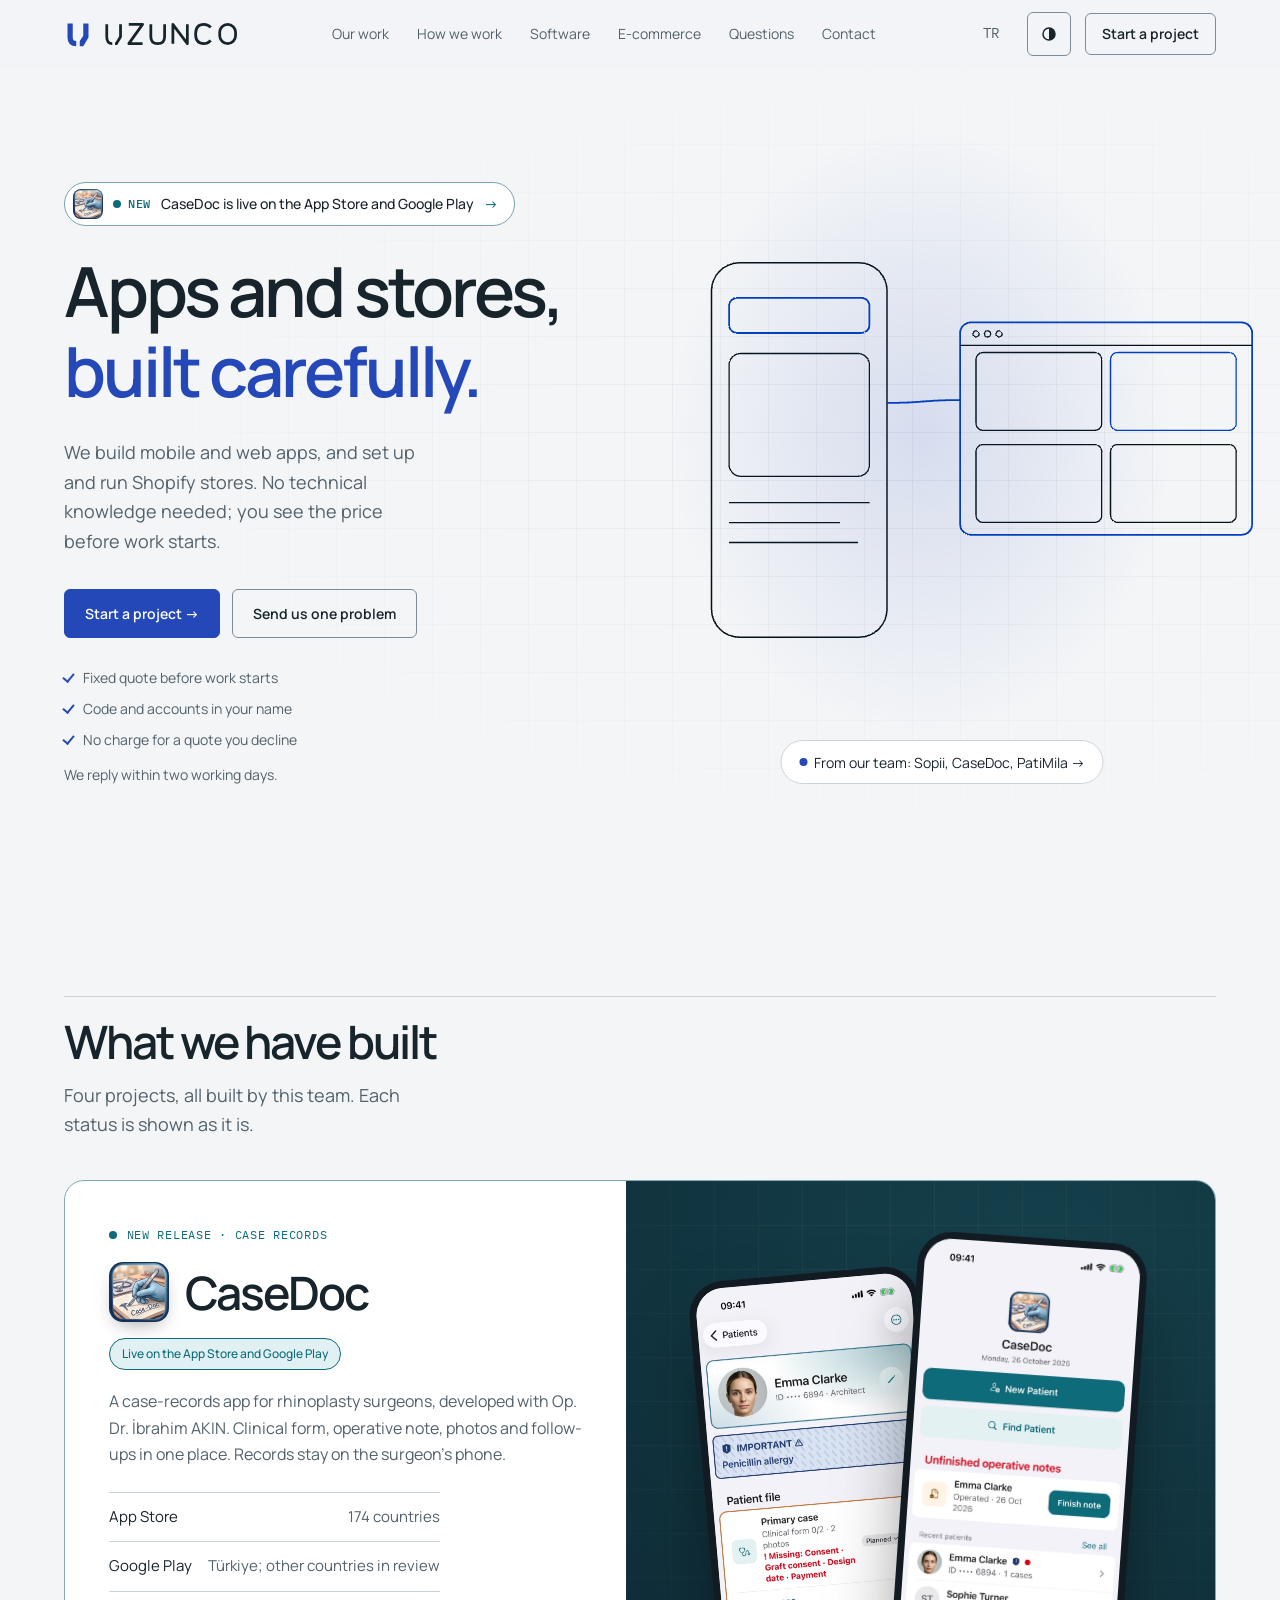
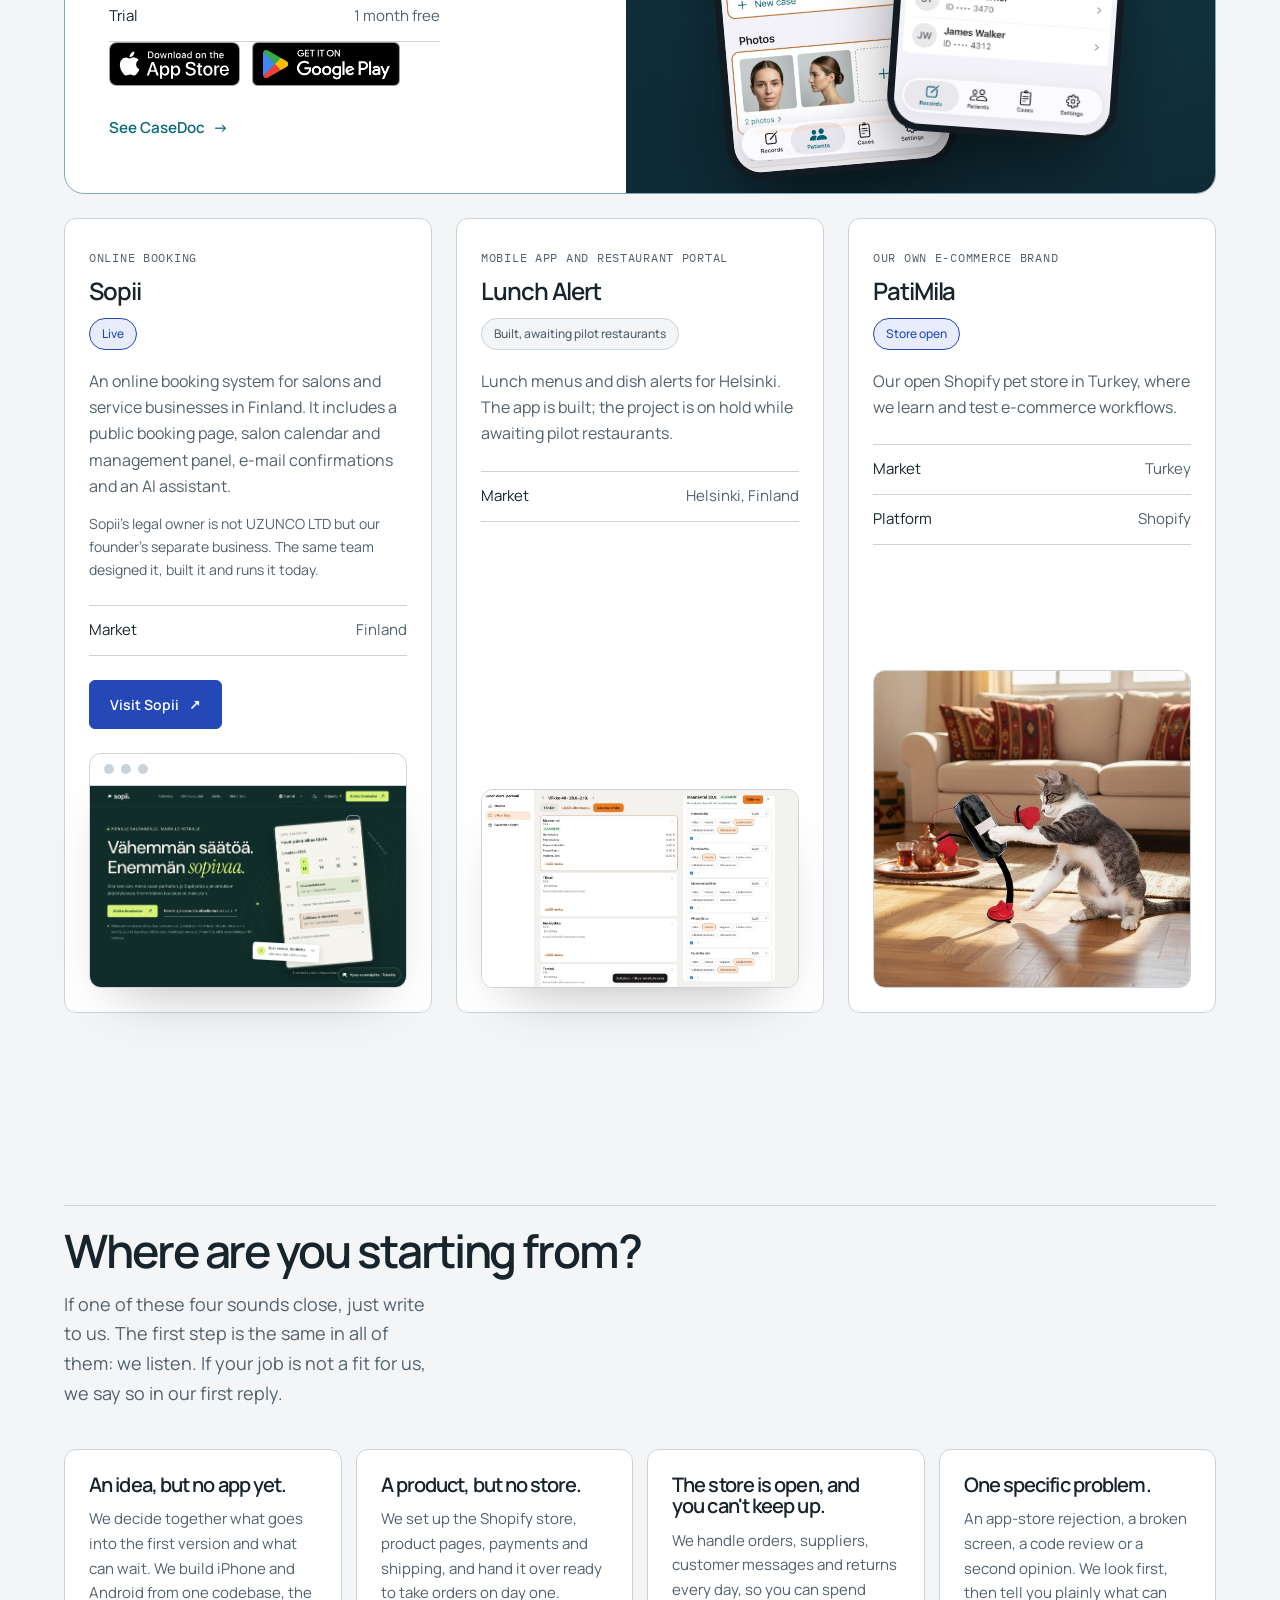
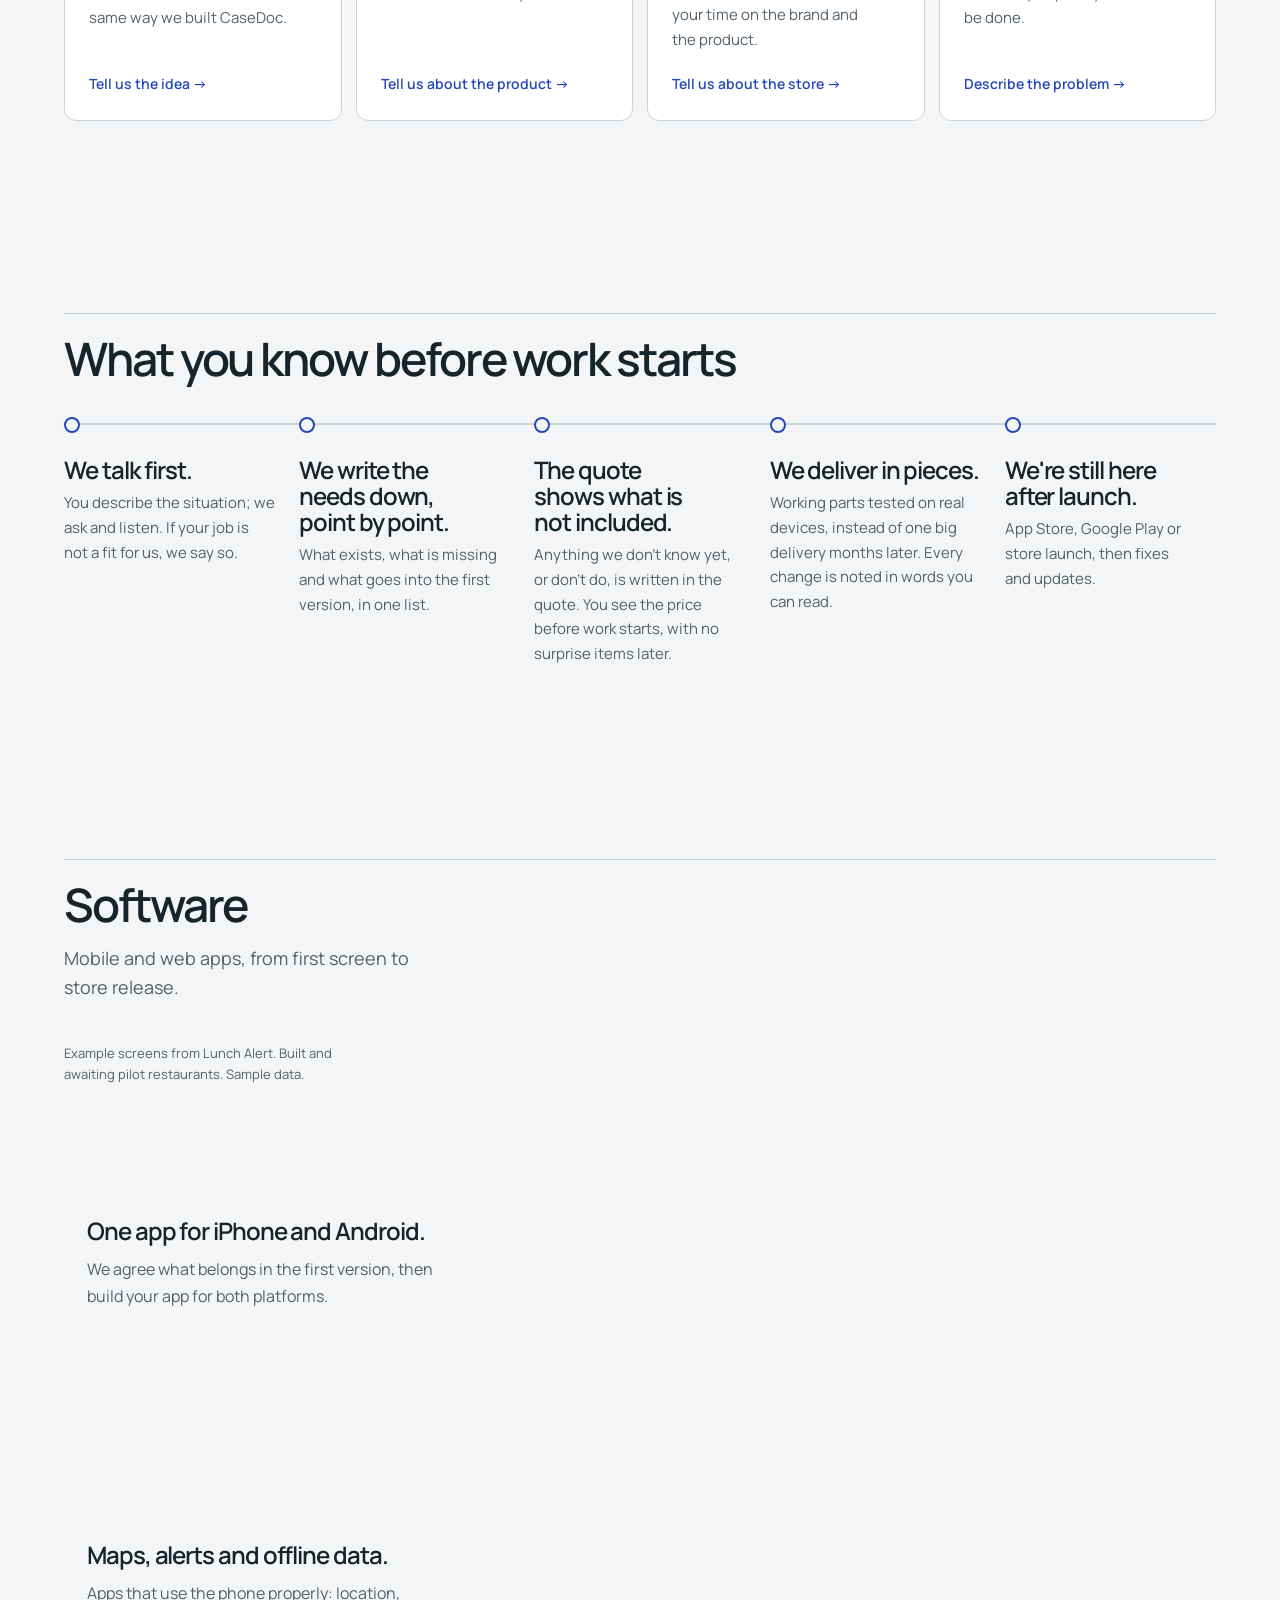
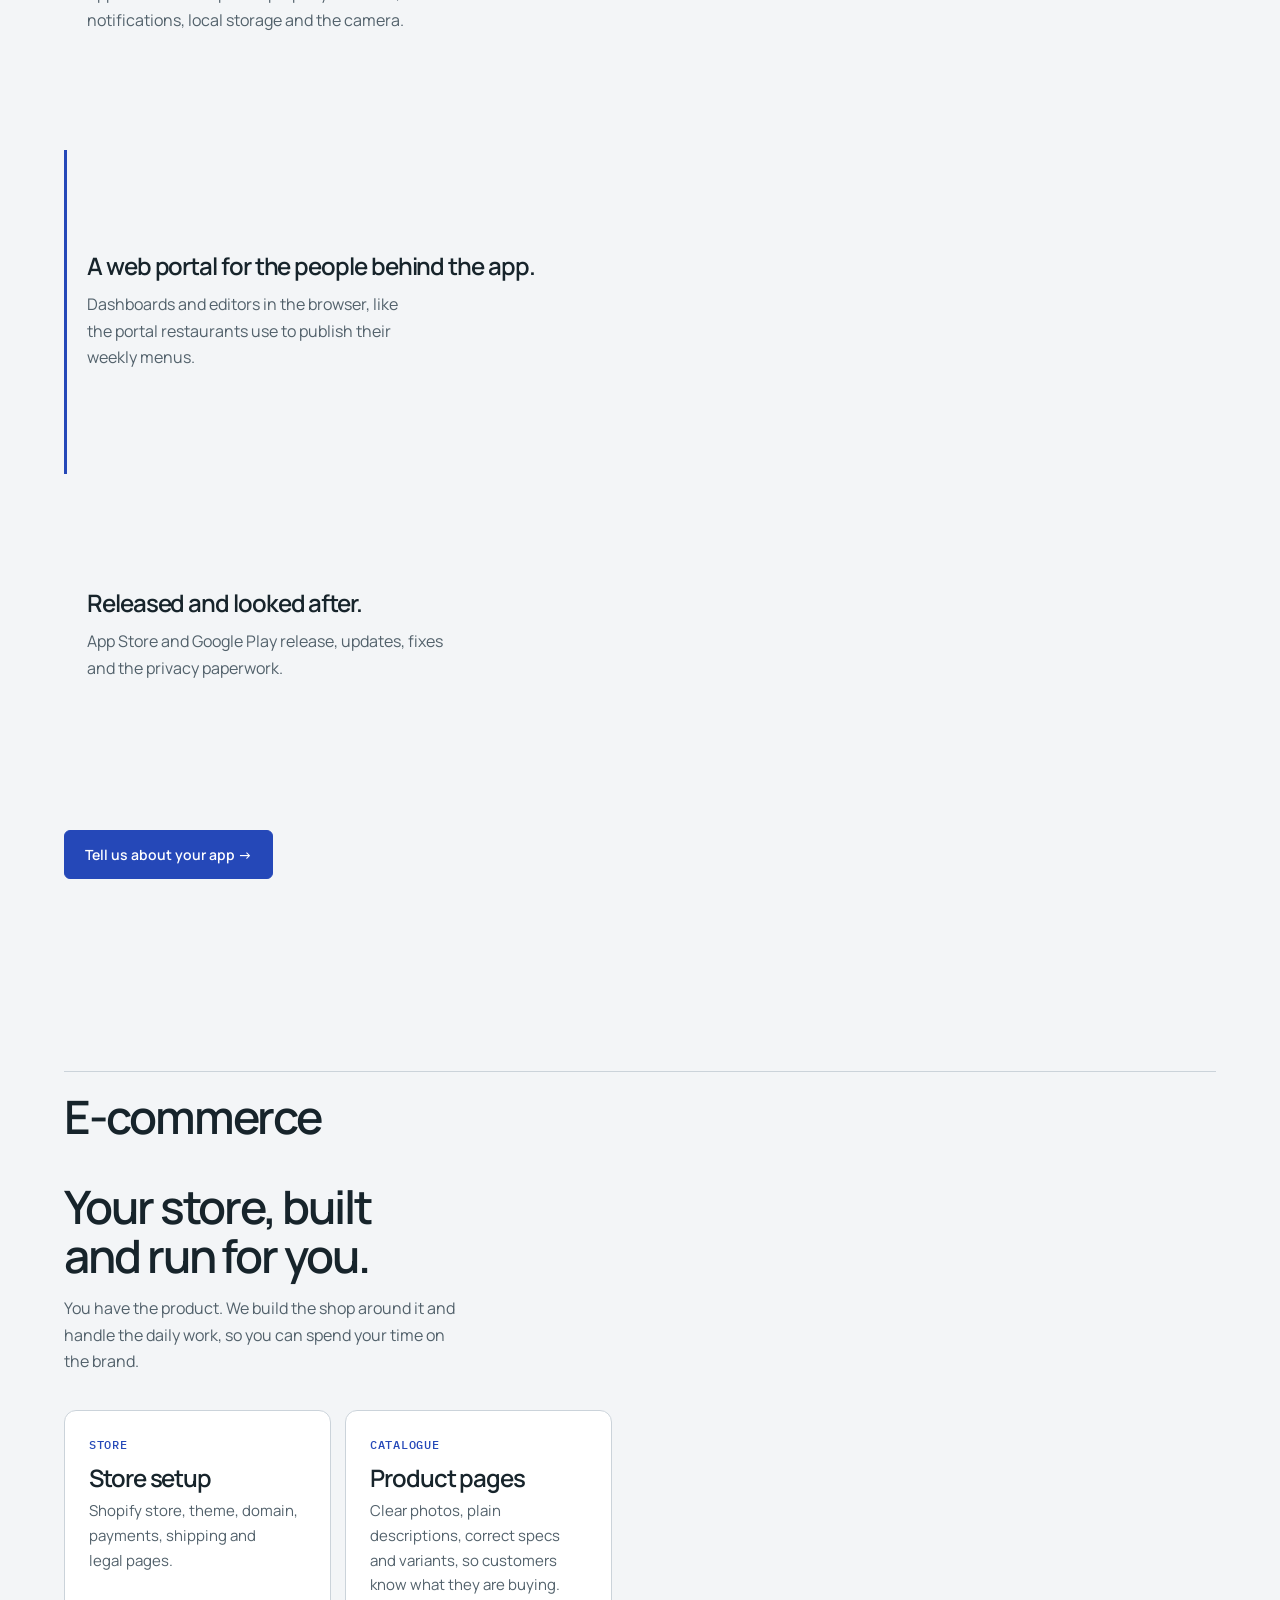
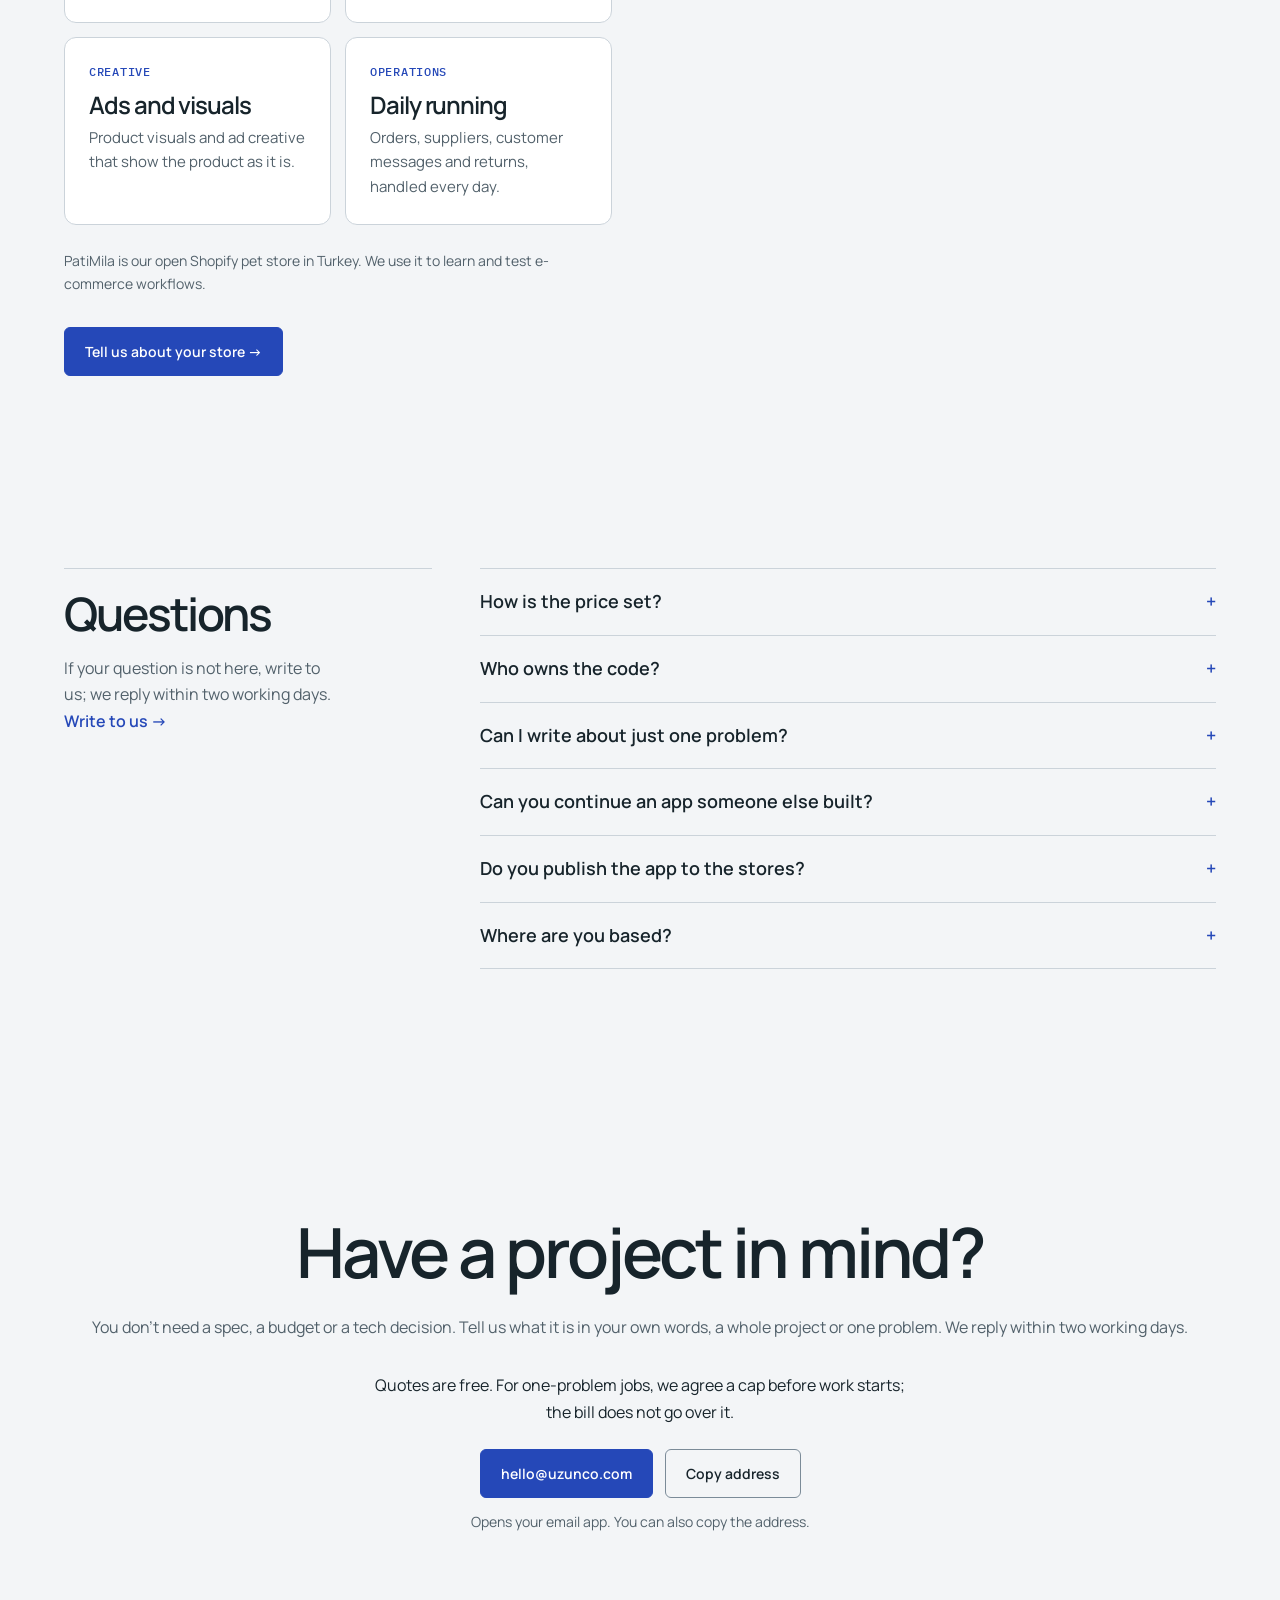
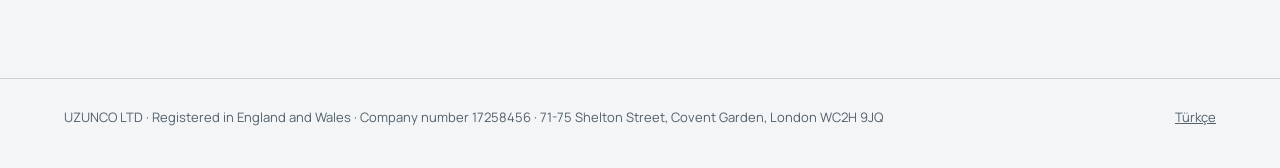
<file: index.html>
<!doctype html>
<html lang="en">
  <head>
    <meta charset="utf-8" />
    <meta name="viewport" content="width=device-width, initial-scale=1" />
    <title>Mobile and web apps, Shopify stores · UZUNCO</title>
    <meta name="description" content="We build mobile and web apps and set up and run Shopify stores. Tell us about your project or one problem. We reply within two working days.">
    <link rel="canonical" href="https://uzunco.com/">
    <link rel="alternate" hreflang="en" href="https://uzunco.com/">
    <link rel="alternate" hreflang="tr" href="https://uzunco.com/tr/">
    <link rel="alternate" hreflang="x-default" href="https://uzunco.com/">
    <meta property="og:title" content="Mobile and web apps, Shopify stores · UZUNCO">
    <meta property="og:description" content="We build mobile and web apps and set up and run Shopify stores. Tell us about your project or one problem. We reply within two working days.">
    <meta property="og:url" content="https://uzunco.com/">
    <meta property="og:type" content="website">
    <meta property="og:image" content="https://uzunco.com/og-en.png">
    <meta property="og:image:width" content="1200">
    <meta property="og:image:height" content="630">
    <meta name="twitter:card" content="summary_large_image">
    <meta name="theme-color" content="#F3F5F7" media="(prefers-color-scheme: light)">
    <meta name="theme-color" content="#121A22" media="(prefers-color-scheme: dark)">
    <script>try{var t=localStorage.getItem('theme');if(t==='light'||t==='dark')document.documentElement.dataset.theme=t}catch(e){}</script>
    <link rel="icon" href="/favicon.svg" type="image/svg+xml" />
    <link rel="preconnect" href="https://fonts.googleapis.com" />
    <link rel="preconnect" href="https://fonts.gstatic.com" crossorigin />
    <link href="https://fonts.googleapis.com/css2?family=IBM+Plex+Mono:wght@400;500&amp;family=Manrope:wght@400;500;600;700&amp;display=swap" rel="stylesheet" />
    <script type="module" crossorigin src="/assets/index-Cy6f-WfJ.js"></script>
    <link rel="stylesheet" crossorigin href="/assets/index-DDDFe0F4.css">
  </head>
  <body>
    <div id="root"><link rel="preload" as="image" href="/img/casedoc/icon.png"/><link rel="preload" as="image" href="/img/casedoc/badges/apple-black-en.svg"/><link rel="preload" as="image" href="/img/casedoc/badges/gp-en-trim.png"/><link rel="preload" as="image" href="/img/today.jpg"/><a class="skip" href="#main">Skip to content</a><header class="nav"><div class="wrap nav-in"><a class="logo" href="/" aria-label="UZUNCO"><svg class="logo-mark" viewBox="0 0 64 64" width="28" height="28" aria-hidden="true" focusable="false"><path fill="currentColor" d="M8 8H20V40Q20 48 28 48V60Q8 60 8 40ZM44 8H56V40L44 60H36V48L44 36Z"></path></svg><svg class="logo-word" viewBox="0 0 392 80" width="135" height="28" aria-hidden="true" focusable="false"><path d="M8 12V48Q8 68 24 68M32 68H36L48 48V12" fill="none" stroke="currentColor" stroke-width="8" stroke-linejoin="miter"></path><g fill="none" stroke="currentColor" stroke-width="8" stroke-linejoin="round"><path d="M72 12H112L72 68H112M136 12V48Q136 68 156 68Q176 68 176 48V12M200 68V12L242 68V12M310 21C304 14 298 12 290 12C274 12 266 23 266 40S274 68 290 68C298 68 304 65 310 59"></path><rect x="336" y="12" width="46" height="56" rx="23"></rect></g></svg></a><nav aria-label="Menu"><ul class="nav-links"><li><a href="#work">Our work</a></li><li><a href="#process">How we work</a></li><li><a href="#software">Software</a></li><li><a href="#commerce">E-commerce</a></li><li><a href="#faq">Questions</a></li><li><a href="#contact">Contact</a></li></ul></nav><div class="nav-right"><a class="lang" href="/tr/" hrefLang="tr" aria-label="Türkçe">TR</a><button class="theme-toggle" type="button" aria-label="Switch theme" title="Switch theme"><svg viewBox="0 0 24 24" width="18" height="18" aria-hidden="true" focusable="false"><circle cx="12" cy="12" r="8" fill="none" stroke="currentColor" stroke-width="2"></circle><path d="M12 4a8 8 0 0 1 0 16Z" fill="currentColor"></path></svg></button><a class="btn sm ghost" href="mailto:hello@uzunco.com?subject=Project%20enquiry">Start a project</a><details class="menu"><summary>Menu</summary><ul><li><a href="#work">Our work</a></li><li><a href="#process">How we work</a></li><li><a href="#software">Software</a></li><li><a href="#commerce">E-commerce</a></li><li><a href="#faq">Questions</a></li><li><a href="#contact">Contact</a></li></ul></details></div></div></header><main id="main"><section class="hero-bleed" id="top" data-scene="hero"><div class="wrap scene hero"><div><a class="release-pill cd" href="/casedoc/" style="opacity:0;transform:translateY(8px)"><img src="/img/casedoc/icon.png" alt="" width="22" height="22"/><b><span class="dot" aria-hidden="true"></span>New</b>CaseDoc is live on the App Store and Google Play<span class="arrow" aria-hidden="true">→</span></a><h1><span class="ln"><span data-reveal="true" style="transform:translateY(105%)">Apps and stores,</span></span><span class="ln"><span data-reveal="true" class="serif" style="transform:translateY(105%)">built carefully.</span></span></h1><div data-reveal="true" style="opacity:0"><p class="lede">We build mobile and web apps, and set up and run Shopify stores. No technical knowledge needed; you see the price before work starts.</p><div class="ctas"><a class="btn" href="mailto:hello@uzunco.com?subject=Project%20enquiry">Start a project<!-- --> →</a><a class="btn ghost" href="mailto:hello@uzunco.com?subject=Problem%3A%20">Send us one problem</a></div><ul class="proof"><li>Fixed quote before work starts</li><li>Code and accounts in your name</li><li>No charge for a quote you decline</li></ul><p class="hero-note">We reply within two working days.</p></div></div><div class="stage"><svg class="blueprint fallback" viewBox="0 0 520 560" aria-hidden="true"><rect class="s" x="40" y="60" width="200" height="420" rx="34"></rect><rect class="s t" x="58" y="92" width="164" height="38" rx="10"></rect><rect class="s" x="58" y="144" width="164" height="150" rx="14"></rect><line class="s" x1="58" y1="318" x2="222" y2="318"></line><line class="s" x1="58" y1="340" x2="190" y2="340"></line><line class="s" x1="58" y1="362" x2="206" y2="362"></line><rect class="s" x="276" y="150" width="216" height="270" rx="14"></rect><line class="s" x1="276" y1="180" x2="492" y2="180"></line><rect class="s w" x="292" y="196" width="86" height="92" rx="8"></rect><rect class="s" x="390" y="196" width="86" height="92" rx="8"></rect><rect class="s" x="292" y="304" width="86" height="92" rx="8"></rect><rect class="s" x="390" y="304" width="86" height="92" rx="8"></rect><path class="s t" d="M240 230 C 258 230, 258 260, 276 260"></path></svg><a class="hero-proof" href="#work">From our team: Sopii, CaseDoc, PatiMila →</a></div></div></section><section class="wrap" data-scene="product" id="work"><div class="section-head" data-reveal="true" style="opacity:0;transform:translateY(12px)"><h2>What we have built</h2><p>Four projects, all built by this team. Each status is shown as it is.</p></div><div class="cards products"><article class="card release cd" data-reveal="true" style="opacity:0;transform:translateY(12px)"><div class="release-copy"><span class="label"><span class="dot" aria-hidden="true"></span>New release · Case records</span><div class="release-title"><img src="/img/casedoc/icon.png" alt="" width="56" height="56"/><h3>CaseDoc</h3></div><span class="product-status" data-status="live">Live on the App Store and Google Play</span><p class="desc">A case-records app for rhinoplasty surgeons, developed with Op. Dr. İbrahim AKIN. Clinical form, operative note, photos and follow-ups in one place. Records stay on the surgeon’s phone.</p><ul class="facts"><li>App Store<!-- --> <span>174 countries</span></li><li>Google Play<!-- --> <span>Türkiye; other countries in review</span></li><li>Trial<!-- --> <span>1 month free</span></li></ul><div class="badges"><a href="https://apps.apple.com/app/id6816522271" target="_blank" rel="noopener noreferrer"><img src="/img/casedoc/badges/apple-black-en.svg" alt="Download on the App Store" height="44"/></a><a href="https://play.google.com/store/apps/details?id=app.klinikdefter" target="_blank" rel="noopener noreferrer"><img src="/img/casedoc/badges/gp-en-trim.png" alt="Get it on Google Play" height="44"/></a></div><a class="more" href="/casedoc/">See CaseDoc<!-- --> <span aria-hidden="true">→</span></a></div><a class="release-stage" href="/casedoc/" aria-hidden="true" tabindex="-1"><div class="cd-phone"><div class="screen"><img src="/img/casedoc/en/appstore-02-case.jpg" alt="CaseDoc home screen with sample data" loading="lazy"/></div></div><div class="cd-phone"><div class="screen"><img src="/img/casedoc/en/mk2-today.jpg" alt="CaseDoc home screen with sample data" loading="lazy"/></div></div></a></article><article class="card product-card" data-reveal="true" style="opacity:0;transform:translateY(12px)"><div class="product-copy"><span class="label">Online booking</span><h3>Sopii</h3><span class="product-status" data-status="live">Live</span><p class="desc">An online booking system for salons and service businesses in Finland. It includes a public booking page, salon calendar and management panel, e-mail confirmations and an AI assistant.</p><p class="note">Sopii&#x27;s legal owner is not UZUNCO LTD but our founder&#x27;s separate business. The same team designed it, built it and runs it today.</p><ul class="facts"><li>Market<!-- --> <span>Finland</span></li></ul><a class="btn" href="https://sopii.fi" target="_blank" rel="noopener noreferrer">Visit Sopii<!-- --> <span aria-hidden="true">↗</span></a></div><div class="browser"><div class="bar" aria-hidden="true"><i></i><i></i><i></i></div><img src="/img/sopii.jpg" alt="Sopii home page" width="1350" height="860" loading="lazy" decoding="async"/></div></article><article class="card product-card" data-reveal="true" style="opacity:0;transform:translateY(12px)"><div class="product-copy"><span class="label">Mobile app and restaurant portal</span><h3>Lunch Alert</h3><span class="product-status" data-status="paused">Built, awaiting pilot restaurants</span><p class="desc">Lunch menus and dish alerts for Helsinki. The app is built; the project is on hold while awaiting pilot restaurants.</p><ul class="facts"><li>Market<!-- --> <span>Helsinki, Finland</span></li></ul></div><div class="browser portal"><img src="/img/portal.jpg" alt="Lunch Alert restaurant portal, publishing the weekly menu" width="1200" height="750" loading="lazy" decoding="async"/></div></article><article class="card product-card" data-reveal="true" style="opacity:0;transform:translateY(12px)"><div class="product-copy"><span class="label">Our own e-commerce brand</span><h3>PatiMila</h3><span class="product-status" data-status="live">Store open</span><p class="desc">Our open Shopify pet store in Turkey, where we learn and test e-commerce workflows.</p><ul class="facts"><li>Market<!-- --> <span>Turkey</span></li><li>Platform<!-- --> <span>Shopify</span></li></ul></div><figure class="product-media"><img src="/img/patimila.jpg" alt="A tabby cat hitting the PatiMila boxing toy" width="1200" height="1200" loading="lazy" decoding="async"/></figure></article></div></section><section id="start" class="wrap" data-scene="start"><div class="section-head" data-reveal="true" style="opacity:0;transform:translateY(12px)"><h2>Where are you starting from?</h2><p>If one of these four sounds close, just write to us. The first step is the same in all of them: we listen. If your job is not a fit for us, we say so in our first reply.</p></div><div class="cards start"><article class="card" data-reveal="true" style="opacity:0;transform:translateY(12px)"><h3>An idea, but no app yet.</h3><p>We decide together what goes into the first version and what can wait. We build iPhone and Android from one codebase, the same way we built CaseDoc.</p><a class="card-link" href="mailto:hello@uzunco.com?subject=Idea%3A%20">Tell us the idea<!-- --> <span aria-hidden="true">→</span></a></article><article class="card" data-reveal="true" style="opacity:0;transform:translateY(12px)"><h3>A product, but no store.</h3><p>We set up the Shopify store, product pages, payments and shipping, and hand it over ready to take orders on day one.</p><a class="card-link" href="mailto:hello@uzunco.com?subject=Product%3A%20">Tell us about the product<!-- --> <span aria-hidden="true">→</span></a></article><article class="card" data-reveal="true" style="opacity:0;transform:translateY(12px)"><h3>The store is open, and you can&#x27;t keep up.</h3><p>We handle orders, suppliers, customer messages and returns every day, so you can spend your time on the brand and the product.</p><a class="card-link" href="mailto:hello@uzunco.com?subject=Store%3A%20">Tell us about the store<!-- --> <span aria-hidden="true">→</span></a></article><article class="card" data-reveal="true" style="opacity:0;transform:translateY(12px)"><h3>One specific problem.</h3><p>An app-store rejection, a broken screen, a code review or a second opinion. We look first, then tell you plainly what can be done.</p><a class="card-link" href="mailto:hello@uzunco.com?subject=Problem%3A%20">Describe the problem<!-- --> <span aria-hidden="true">→</span></a></article></div></section><section id="process" class="wrap"><div class="section-head" data-reveal="true" style="opacity:0;transform:translateY(12px)"><h2>What you know before work starts</h2></div><div class="process-wrap"><div class="rail" aria-hidden="true"><span style="transform:scaleX(0)"></span></div><ol class="process"><li data-reveal="true" style="opacity:0;transform:translateY(12px)"><h4>We talk first.</h4><p>You describe the situation; we ask and listen. If your job is not a fit for us, we say so.</p></li><li data-reveal="true" style="opacity:0;transform:translateY(12px)"><h4>We write the needs down, point by point.</h4><p>What exists, what is missing and what goes into the first version, in one list.</p></li><li data-reveal="true" style="opacity:0;transform:translateY(12px)"><h4>The quote shows what is not included.</h4><p>Anything we don&#x27;t know yet, or don&#x27;t do, is written in the quote. You see the price before work starts, with no surprise items later.</p></li><li data-reveal="true" style="opacity:0;transform:translateY(12px)"><h4>We deliver in pieces.</h4><p>Working parts tested on real devices, instead of one big delivery months later. Every change is noted in words you can read.</p></li><li data-reveal="true" style="opacity:0;transform:translateY(12px)"><h4>We&#x27;re still here after launch.</h4><p>App Store, Google Play or store launch, then fixes and updates.</p></li></ol></div></section><section id="software" class="software" data-scene="software"><div class="wrap"><div class="section-head" data-reveal="true" style="opacity:0;transform:translateY(12px)"><h2>Software</h2><p>Mobile and web apps, from first screen to store release.</p></div><div class="scene"><div class="steps"><p class="caption caption-steps">Example screens from Lunch Alert. Built and awaiting pilot restaurants. Sample data.</p><div class="step on" data-i="0"><h3>One app for iPhone and Android.</h3><p>We agree what belongs in the first version, then build your app for both platforms.</p></div><div class="step" data-i="1"><h3>Maps, alerts and offline data.</h3><p>Apps that use the phone properly: location, notifications, local storage and the camera.</p></div><div class="step" data-i="2"><h3>A web portal for the people behind the app.</h3><p>Dashboards and editors in the browser, like the portal restaurants use to publish their weekly menus.</p></div><div class="step" data-i="3"><h3>Released and looked after.</h3><p>App Store and Google Play release, updates, fixes and the privacy paperwork.</p></div></div><div class="stage"><div class="gallery"><div class="phone"><div class="screen"><img src="/img/today.jpg" alt="Lunch Alert, today&#x27;s lunches" class="on" width="540" height="1200" loading="lazy" decoding="async"/></div></div><div class="phone"><div class="screen"><img src="/img/map.jpg" alt="Lunch Alert, map of nearby restaurants" class="on" width="540" height="1200" loading="lazy" decoding="async"/></div></div></div><div class="stage-col fallback"><div class="phone"><div class="screen"><img src="/img/today.jpg" alt="Lunch Alert, today&#x27;s lunches" class="on" width="540" height="1200" loading="eager" decoding="async"/><img src="/img/map.jpg" alt="Lunch Alert, map of nearby restaurants" class="" width="540" height="1200" loading="lazy" decoding="async"/><img src="/img/detail.jpg" alt="Lunch Alert, restaurant menu" class="" width="540" height="1200" loading="lazy" decoding="async"/><img src="/img/alerts.jpg" alt="Lunch Alert, dish alerts" class="" width="540" height="1200" loading="lazy" decoding="async"/></div></div></div><p class="caption">Example screens from Lunch Alert. Built and awaiting pilot restaurants. Sample data.</p></div></div><a class="btn service-cta" href="mailto:hello@uzunco.com?subject=App%20enquiry">Tell us about your app →</a></div></section><section id="commerce" class="commerce" data-scene="commerce"><div class="wrap"><div class="section-head" data-reveal="true" style="opacity:0;transform:translateY(12px)"><h2>E-commerce</h2></div><div class="scene"><div><div data-reveal="true" style="opacity:0;transform:translateY(12px)"><h3 class="big">Your store, built and run for you.</h3><p class="intro">You have the product. We build the shop around it and handle the daily work, so you can spend your time on the brand.</p></div><div class="cards"><article class="card" data-reveal="true" style="opacity:0;transform:translateY(12px)"><span class="k">Store</span><h4>Store setup</h4><p>Shopify store, theme, domain, payments, shipping and legal pages.</p></article><article class="card" data-reveal="true" style="opacity:0;transform:translateY(12px)"><span class="k">Catalogue</span><h4>Product pages</h4><p>Clear photos, plain descriptions, correct specs and variants, so customers know what they are buying.</p></article><article class="card" data-reveal="true" style="opacity:0;transform:translateY(12px)"><span class="k">Creative</span><h4>Ads and visuals</h4><p>Product visuals and ad creative that show the product as it is.</p></article><article class="card" data-reveal="true" style="opacity:0;transform:translateY(12px)"><span class="k">Operations</span><h4>Daily running</h4><p>Orders, suppliers, customer messages and returns, handled every day.</p></article></div><p class="own">PatiMila is our open Shopify pet store in Turkey. We use it to learn and test e-commerce workflows.</p><a class="btn service-cta" href="mailto:hello@uzunco.com?subject=Store%20enquiry">Tell us about your store →</a></div><div class="stage" aria-hidden="true"><svg class="blueprint fallback" viewBox="0 0 420 320"><rect class="s w" x="10" y="10" width="400" height="300" rx="14"></rect><line class="s" x1="10" y1="44" x2="410" y2="44"></line><rect class="s" x="30" y="62" width="170" height="104" rx="8"></rect><rect class="s w" x="220" y="62" width="170" height="104" rx="8"></rect><rect class="s" x="30" y="184" width="170" height="104" rx="8"></rect><rect class="s" x="220" y="184" width="170" height="104" rx="8"></rect></svg></div></div></div></section><section id="faq" class="wrap"><div class="faq-grid"><div data-reveal="true" style="opacity:0;transform:translateY(12px)"><div class="section-head"><h2>Questions</h2></div><p class="faq-exit">If your question is not here, write to us; we reply within two working days.<!-- --> <a href="mailto:hello@uzunco.com?subject=Question%3A%20">Write to us →</a></p></div><div class="faq" data-reveal="true" style="opacity:0;transform:translateY(12px)"><details><summary>How is the price set?</summary><p>After we write the needs down point by point, we give a fixed quote that lists what is included. You see the price before work starts. For one-problem jobs, we give you a cap before we start, and the bill does not go over it. Quotes are free: we don&#x27;t charge for a quote you don&#x27;t accept.</p></details><details><summary>Who owns the code?</summary><p>The code and the accounts (App Store, Google Play, Shopify) for work we do for you are in your name.</p></details><details><summary>Can I write about just one problem?</summary><p>Yes. A store rejection, a single bug or a second opinion is a job type of its own for us.</p></details><details><summary>Can you continue an app someone else built?</summary><p>Yes. We review the code first and tell you what state it is in and what to do first.</p></details><details><summary>Do you publish the app to the stores?</summary><p>Yes. App Store and Google Play submission, privacy forms and the review process are on us.</p></details><details><summary>Where are you based?</summary><p>UZUNCO LTD is registered in England and Wales. We work remotely, in Turkish and English.</p></details></div></div></section><section id="contact" class="wrap contact"><h2 data-reveal="true" style="opacity:0;transform:translateY(12px)">Have a project<!-- --> <span class="serif">in mind?</span></h2><p data-reveal="true" style="opacity:0;transform:translateY(12px)">You don&#x27;t need a spec, a budget or a tech decision. Tell us what it is in your own words, a whole project or one problem. We reply within two working days.</p><p class="contact-reassurance" data-reveal="true" style="opacity:0;transform:translateY(12px)">Quotes are free. For one-problem jobs, we agree a cap before work starts; the bill does not go over it.</p><div class="row" data-reveal="true" style="opacity:0;transform:translateY(12px)"><a class="btn" href="mailto:hello@uzunco.com?subject=Project%20enquiry">hello@uzunco.com</a><button class="btn ghost" type="button">Copy address</button></div><p class="email-hint">Opens your email app. You can also copy the address.</p><p class="copy-status" role="status"></p></section></main><footer><div class="wrap"><address>UZUNCO LTD<!-- --> · <!-- -->Registered in England and Wales<!-- --> · <!-- -->Company number<!-- --> <!-- -->17258456<!-- --> · <!-- -->71-75 Shelton Street, Covent Garden, London WC2H 9JQ</address><a href="/tr/" hrefLang="tr" lang="tr">Türkçe</a></div></footer></div>
    <noscript><style>[data-reveal]{opacity:1!important;transform:none!important}</style></noscript>
  </body>
</html>
</file>
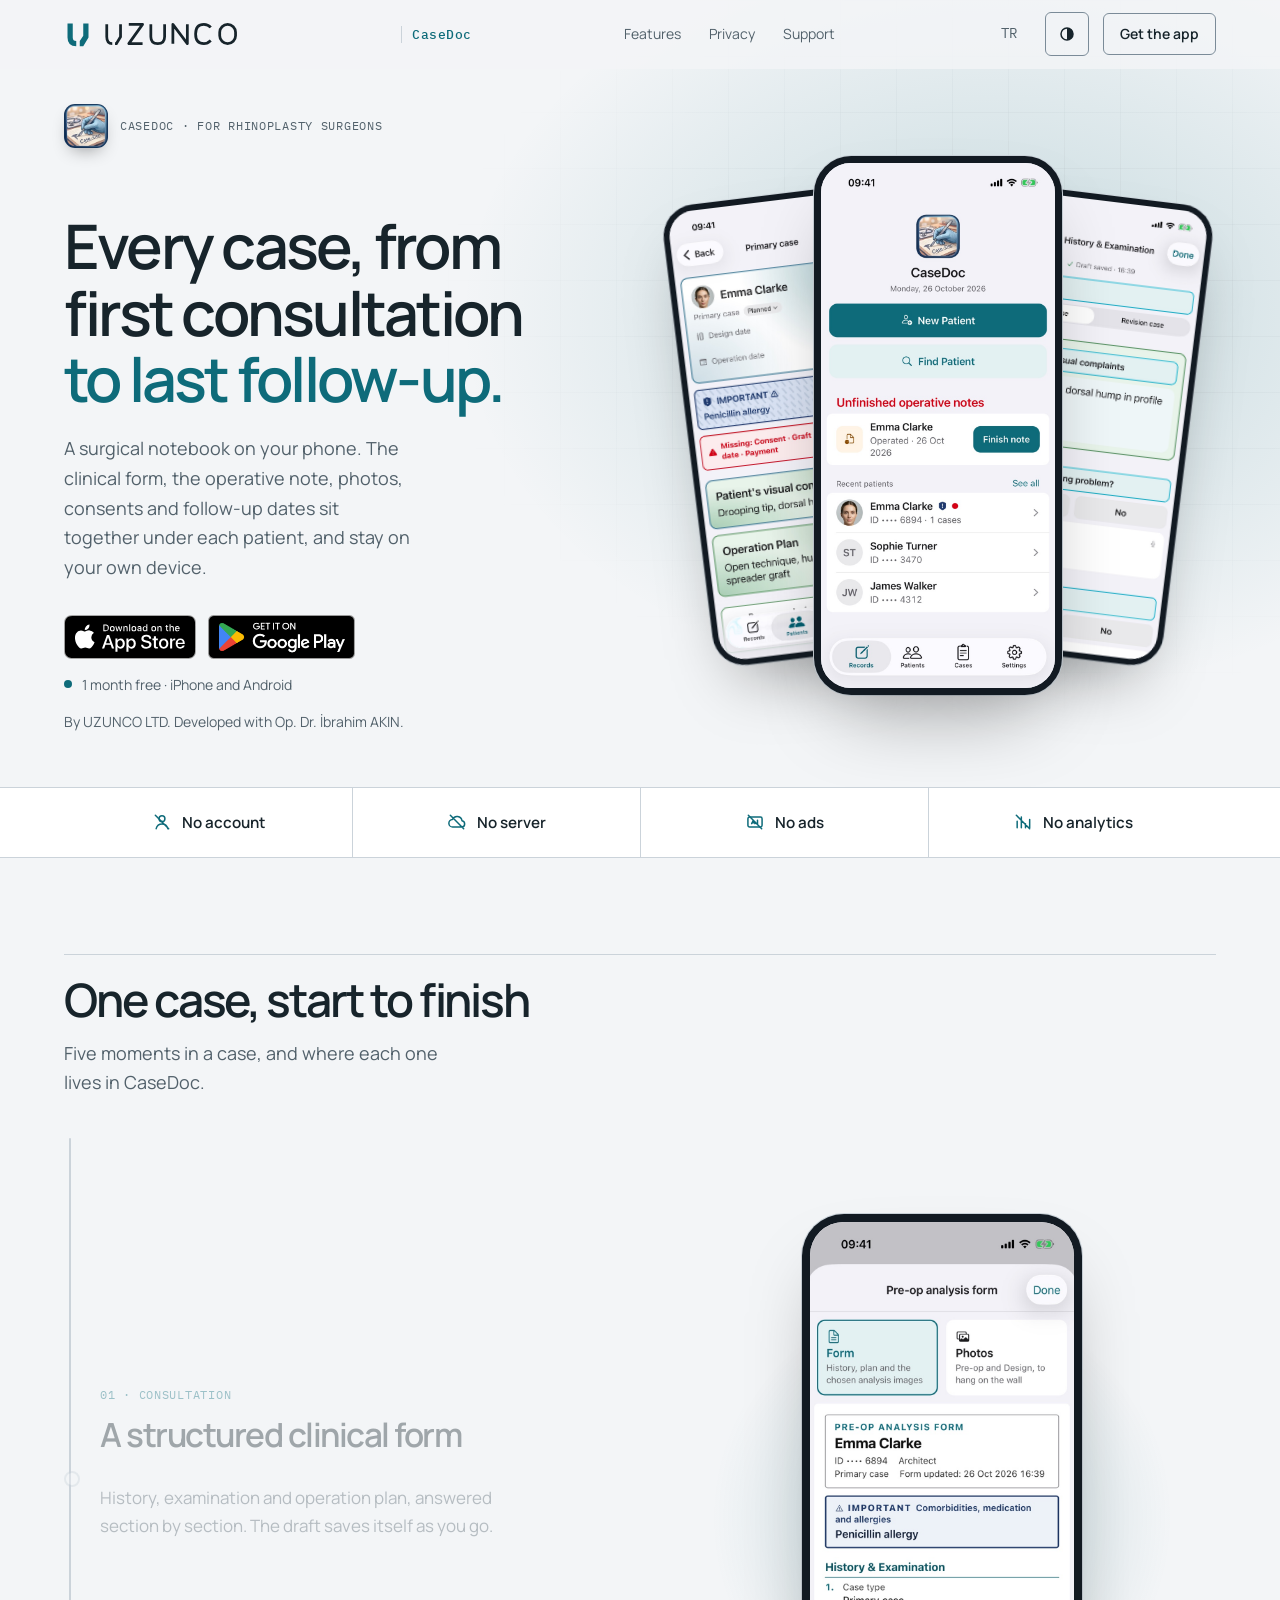
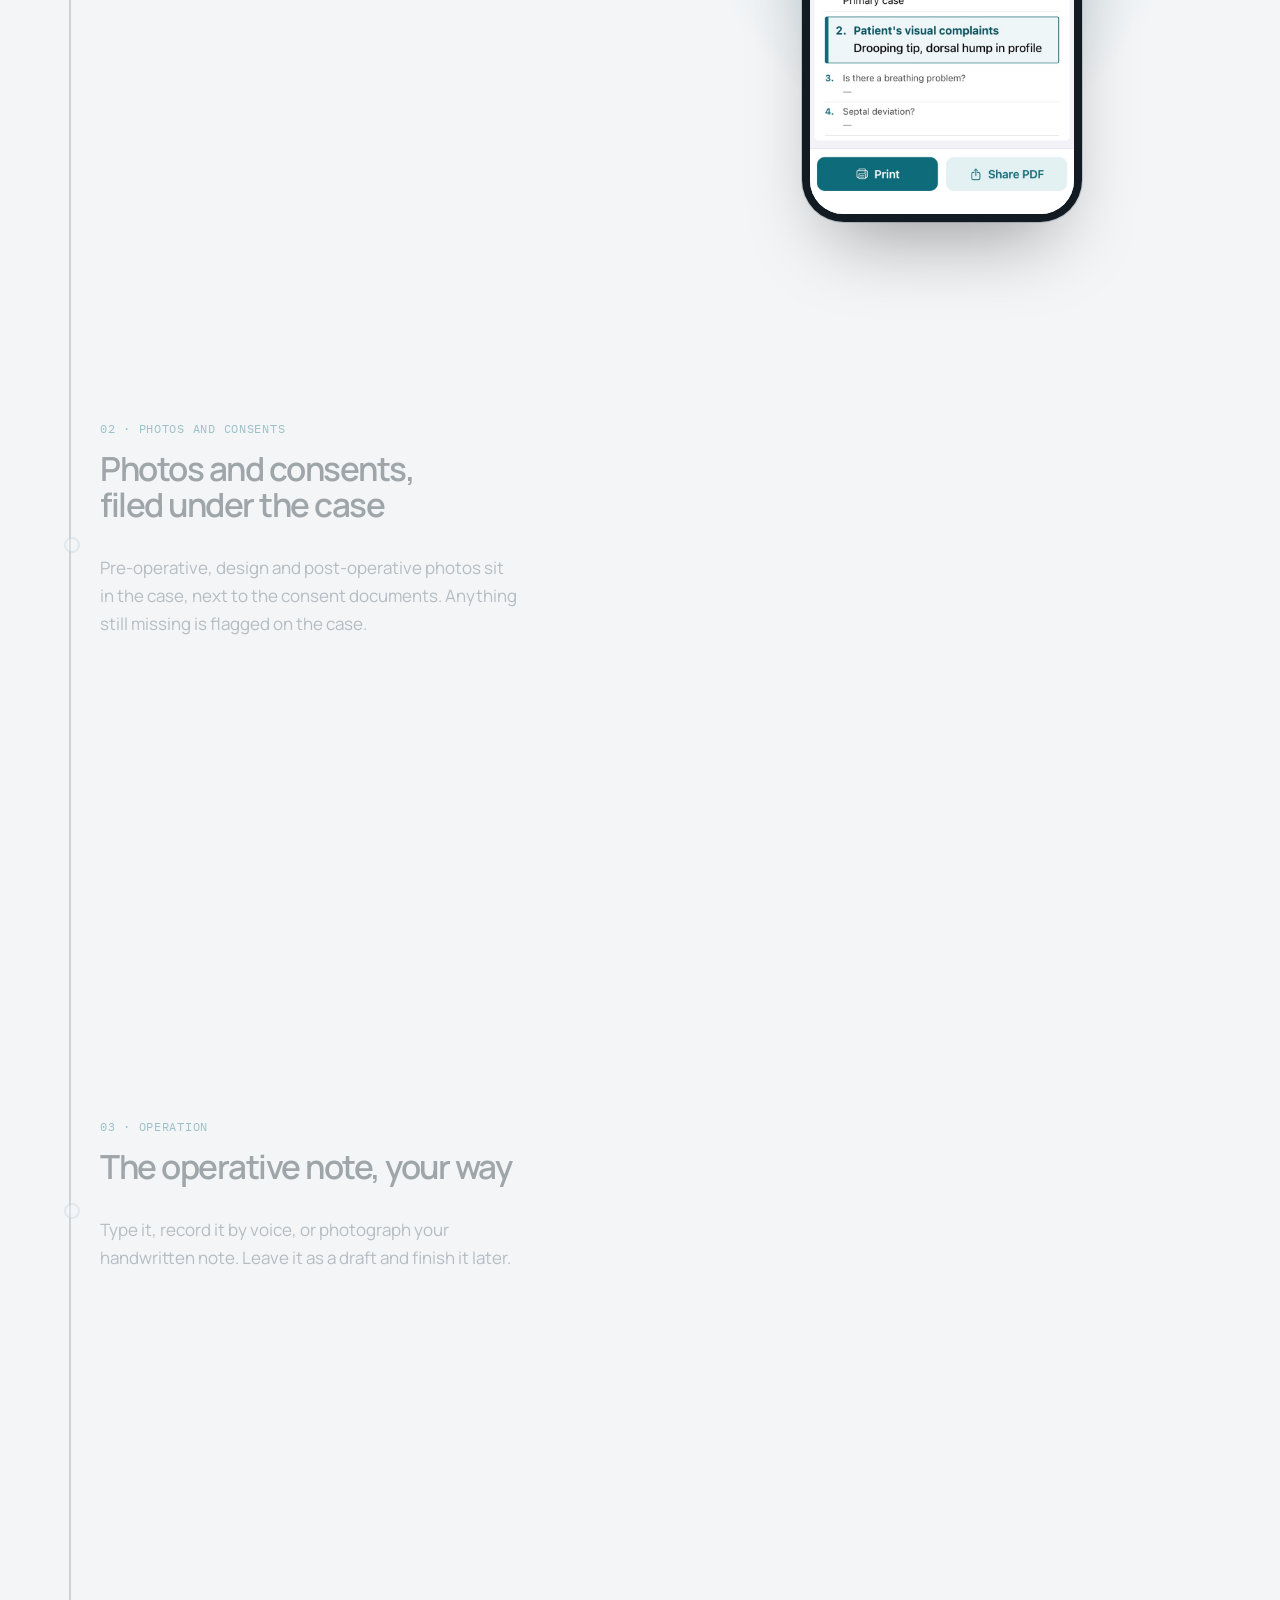
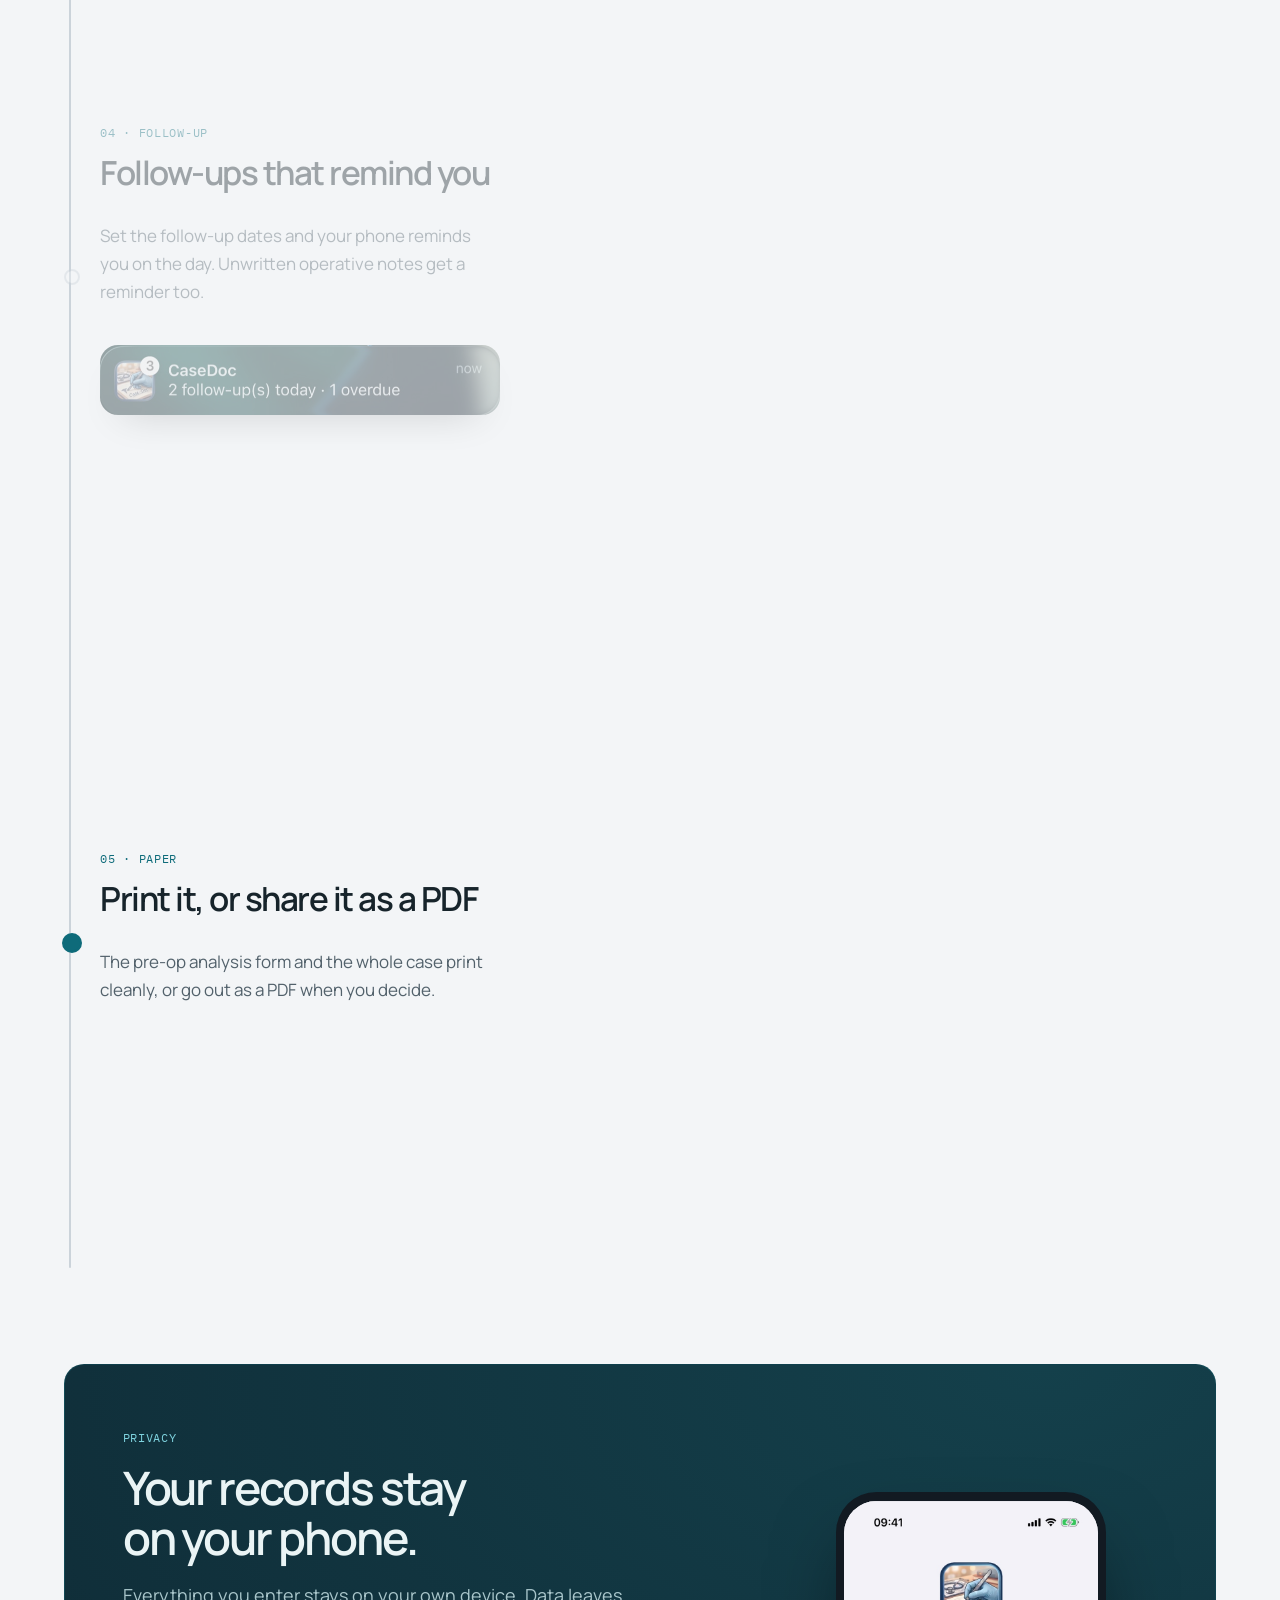
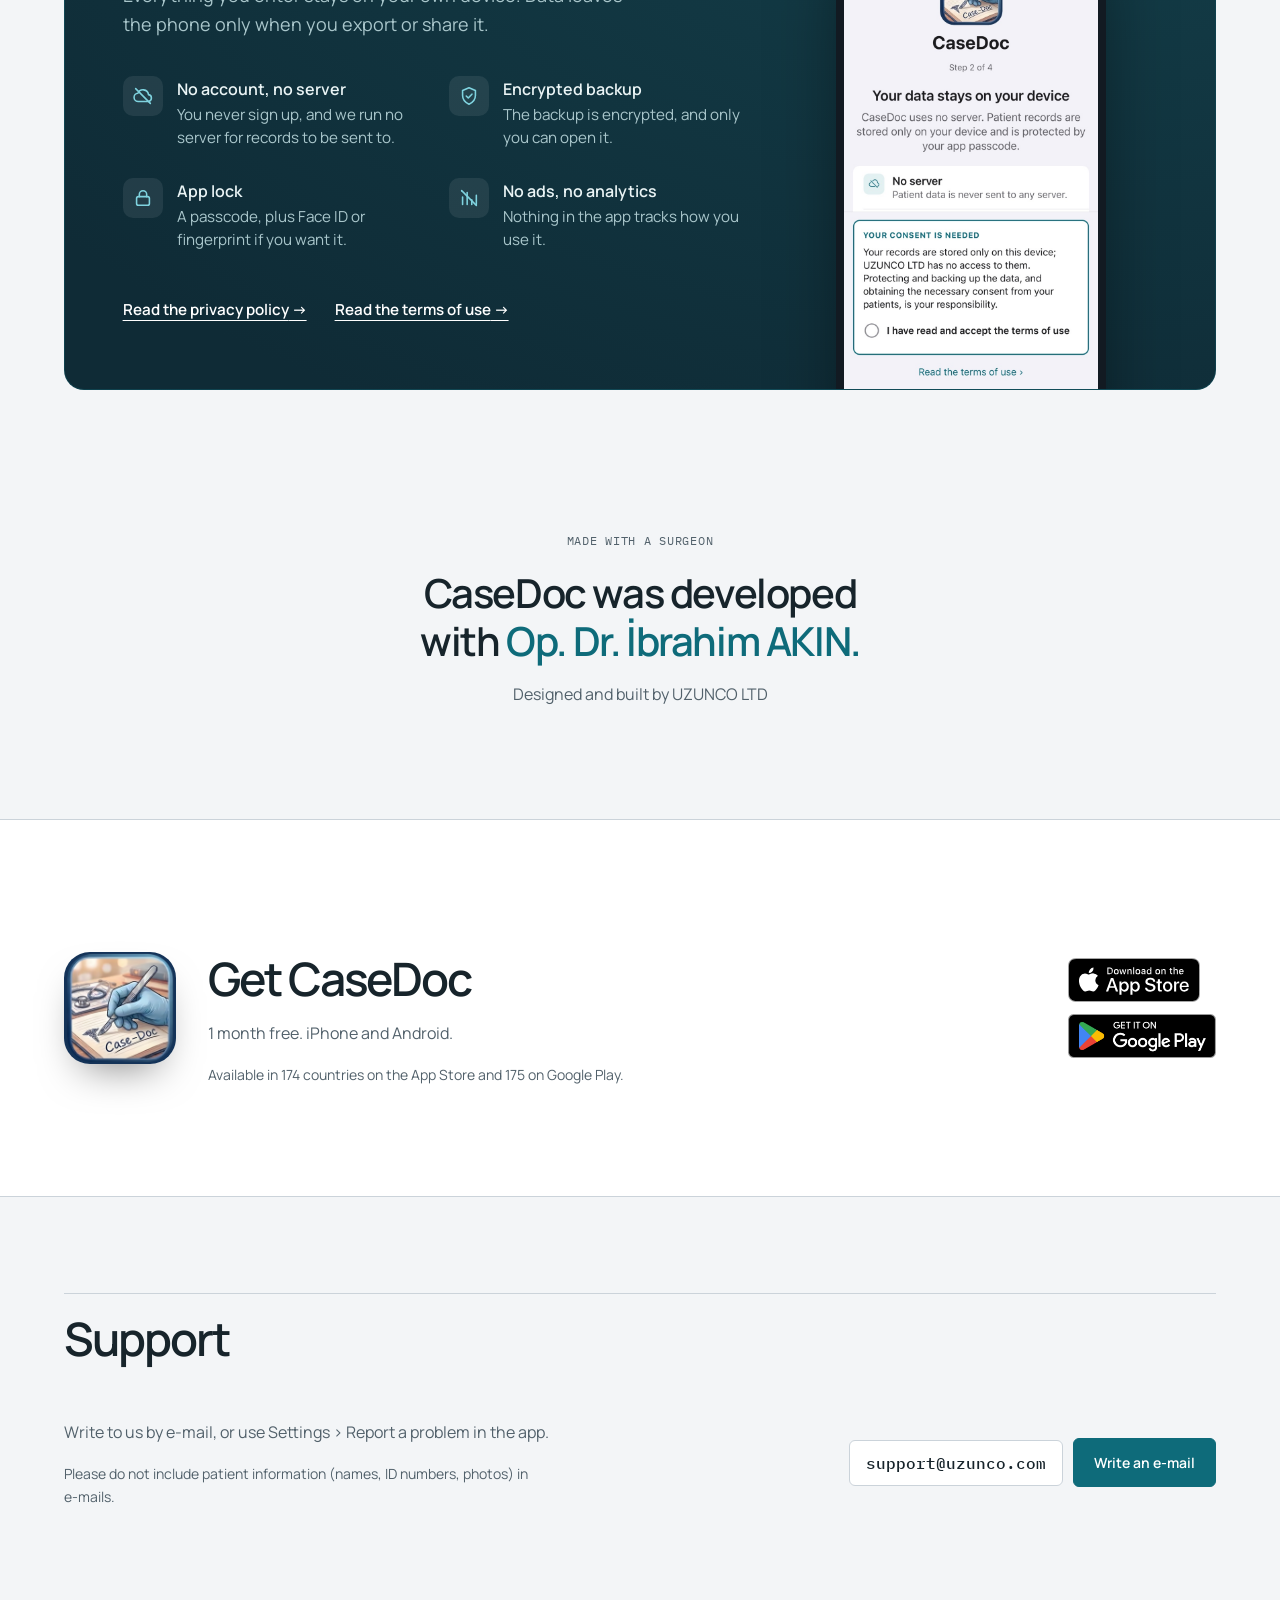
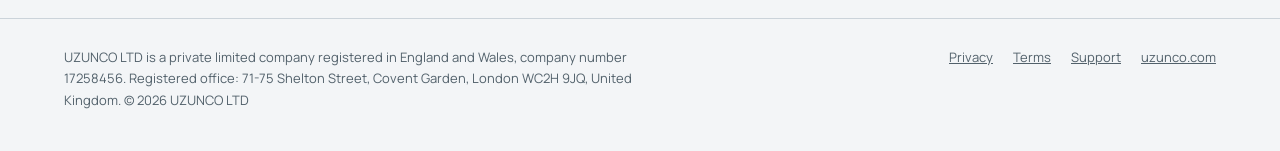
<file: casedoc/index.html>
<!doctype html>
<html lang="en">
  <head>
    <meta charset="utf-8" />
    <meta name="viewport" content="width=device-width, initial-scale=1" />
    <title>CaseDoc · Case records for rhinoplasty surgeons · UZUNCO</title>
    <meta name="description" content="CaseDoc is a surgical notebook for rhinoplasty surgeons: clinical form, operative note, photos, consents and follow-ups. No account, no server; records stay on your device. 1 month free.">
    <link rel="canonical" href="https://uzunco.com/casedoc/">
    <link rel="alternate" hreflang="en" href="https://uzunco.com/casedoc/">
    <link rel="alternate" hreflang="tr" href="https://uzunco.com/tr/casedoc/">
    <link rel="alternate" hreflang="x-default" href="https://uzunco.com/casedoc/">
    <meta property="og:title" content="CaseDoc · Case records for rhinoplasty surgeons · UZUNCO">
    <meta property="og:description" content="CaseDoc is a surgical notebook for rhinoplasty surgeons: clinical form, operative note, photos, consents and follow-ups. No account, no server; records stay on your device. 1 month free.">
    <meta property="og:url" content="https://uzunco.com/casedoc/">
    <meta property="og:type" content="website">
    <meta property="og:image" content="https://uzunco.com/og-en.png">
    <meta property="og:image:width" content="1200">
    <meta property="og:image:height" content="630">
    <meta name="twitter:card" content="summary_large_image">
    <meta name="theme-color" content="#F3F5F7" media="(prefers-color-scheme: light)">
    <meta name="theme-color" content="#121A22" media="(prefers-color-scheme: dark)">
    <script>try{var t=localStorage.getItem('theme');if(t==='light'||t==='dark')document.documentElement.dataset.theme=t}catch(e){}</script>
    <link rel="icon" href="/favicon.svg" type="image/svg+xml" />
    <link rel="preconnect" href="https://fonts.googleapis.com" />
    <link rel="preconnect" href="https://fonts.gstatic.com" crossorigin />
    <link href="https://fonts.googleapis.com/css2?family=IBM+Plex+Mono:wght@400;500&amp;family=Manrope:wght@400;500;600;700&amp;display=swap" rel="stylesheet" />
    <script type="module" crossorigin src="/assets/index-Cy6f-WfJ.js"></script>
    <link rel="stylesheet" crossorigin href="/assets/index-DDDFe0F4.css">
  </head>
  <body>
    <div id="root"><link rel="preload" as="image" href="/img/casedoc/icon.png"/><link rel="preload" as="image" href="/img/casedoc/badges/apple-black-en.svg"/><link rel="preload" as="image" href="/img/casedoc/badges/gp-en-trim.png"/><link rel="preload" as="image" href="/img/casedoc/en/mk2-case.jpg"/><link rel="preload" as="image" href="/img/casedoc/en/appstore-03-form.jpg"/><link rel="preload" as="image" href="/img/casedoc/en/mk2-today.jpg"/><div class="cd"><a class="skip" href="#main">Skip to content</a><header class="nav"><div class="wrap nav-in"><a class="logo" href="/" aria-label="UZUNCO"><svg class="logo-mark" viewBox="0 0 64 64" width="28" height="28" aria-hidden="true" focusable="false"><path fill="currentColor" d="M8 8H20V40Q20 48 28 48V60Q8 60 8 40ZM44 8H56V40L44 60H36V48L44 36Z"></path></svg><svg class="logo-word" viewBox="0 0 392 80" width="135" height="28" aria-hidden="true" focusable="false"><path d="M8 12V48Q8 68 24 68M32 68H36L48 48V12" fill="none" stroke="currentColor" stroke-width="8" stroke-linejoin="miter"></path><g fill="none" stroke="currentColor" stroke-width="8" stroke-linejoin="round"><path d="M72 12H112L72 68H112M136 12V48Q136 68 156 68Q176 68 176 48V12M200 68V12L242 68V12M310 21C304 14 298 12 290 12C274 12 266 23 266 40S274 68 290 68C298 68 304 65 310 59"></path><rect x="336" y="12" width="46" height="56" rx="23"></rect></g></svg></a><span class="sub">CaseDoc</span><nav aria-label="Menu"><ul class="nav-links"><li><a href="#features">Features</a></li><li><a href="#privacy">Privacy</a></li><li><a href="#support">Support</a></li></ul></nav><div class="nav-right"><a class="lang" href="/tr/casedoc/" hrefLang="tr" aria-label="Türkçe">TR</a><button class="theme-toggle" type="button" aria-label="Switch theme" title="Switch theme"><svg viewBox="0 0 24 24" width="18" height="18" aria-hidden="true" focusable="false"><circle cx="12" cy="12" r="8" fill="none" stroke="currentColor" stroke-width="2"></circle><path d="M12 4a8 8 0 0 1 0 16Z" fill="currentColor"></path></svg></button><a class="btn sm ghost" href="#get">Get the app</a><details class="menu"><summary>Menu</summary><ul><li><a href="#features">Features</a></li><li><a href="#privacy">Privacy</a></li><li><a href="#support">Support</a></li></ul></details></div></div></header><main id="main"><div class="cd-hero"><div class="wrap"><div style="opacity:0;transform:translateY(14px)"><div class="cd-kicker"><img src="/img/casedoc/icon.png" alt="" width="40" height="40"/><span class="label">CaseDoc · For rhinoplasty surgeons</span></div><h1>Every case, from first consultation<!-- --> <em>to last follow-up.</em></h1><p class="lede">A surgical notebook on your phone. The clinical form, the operative note, photos, consents and follow-up dates sit together under each patient, and stay on your own device.</p><div class="badges"><a href="https://apps.apple.com/app/id6816522271" target="_blank" rel="noopener noreferrer"><img src="/img/casedoc/badges/apple-black-en.svg" alt="Download on the App Store" height="48"/></a><a href="https://play.google.com/store/apps/details?id=app.klinikdefter" target="_blank" rel="noopener noreferrer"><img src="/img/casedoc/badges/gp-en-trim.png" alt="Get it on Google Play" height="48"/></a></div><p class="cd-note"><span class="dot" aria-hidden="true"></span>1 month free · iPhone and Android</p><p class="cd-credit-line">By UZUNCO LTD. Developed with Op. Dr. İbrahim AKIN.</p></div><div class="fan"><div class="slot p1"><div class="cd-phone float"><div class="screen"><img src="/img/casedoc/en/mk2-case.jpg" alt="" loading="eager"/></div></div></div><div class="slot p3"><div class="cd-phone float"><div class="screen"><img src="/img/casedoc/en/appstore-03-form.jpg" alt="" loading="eager"/></div></div></div><div class="slot p2"><div class="cd-phone float"><div class="screen"><img src="/img/casedoc/en/mk2-today.jpg" alt="CaseDoc home screen with sample data" loading="eager"/></div></div></div></div></div></div><section class="strip"><div class="wrap"><ul><li><svg viewBox="0 0 24 24" aria-hidden="true"><circle cx="12" cy="8" r="3.5"></circle><path d="M5 20c1-4 4-5.5 7-5.5s6 1.5 7 5.5M4 4l16 16"></path></svg><span>No account</span></li><li><svg viewBox="0 0 24 24" aria-hidden="true"><path d="M7 18a4.5 4.5 0 0 1-.5-9A6 6 0 0 1 18 10.5a3.8 3.8 0 0 1 0 7.5zM4 4l16 16"></path></svg><span>No server</span></li><li><svg viewBox="0 0 24 24" aria-hidden="true"><rect x="3.5" y="6" width="17" height="12" rx="2"></rect><path d="M8 14l2-4 2 4M8.7 13h2.6M15 10v4M4 4l16 16"></path></svg><span>No ads</span></li><li><svg viewBox="0 0 24 24" aria-hidden="true"><path d="M5 19V11M10 19V6M15 19v-5M20 19V9M4 4l16 16"></path></svg><span>No analytics</span></li></ul></div></section><section id="features"><div class="wrap"><div class="section-head" data-reveal="true" style="opacity:0;transform:translateY(12px)"><h2>One case, start to finish</h2><p>Five moments in a case, and where each one lives in CaseDoc.</p></div><div class="cd-scene"><div class="cd-steps"><div class="cd-rail" aria-hidden="true"><i></i></div><article class="cd-step active"><span class="label">01 · Consultation</span><h3>A structured clinical form</h3><p>History, examination and operation plan, answered section by section. The draft saves itself as you go.</p><div class="cd-phone"><div class="screen"><img src="/img/casedoc/en/appstore-03-form.jpg" alt="A structured clinical form" loading="lazy"/></div></div></article><article class="cd-step"><span class="label">02 · Photos and consents</span><h3>Photos and consents, filed under the case</h3><p>Pre-operative, design and post-operative photos sit in the case, next to the consent documents. Anything still missing is flagged on the case.</p><div class="cd-phone"><div class="screen"><img src="/img/casedoc/en/appstore-02-case.jpg" alt="Photos and consents, filed under the case" loading="lazy"/></div></div></article><article class="cd-step"><span class="label">03 · Operation</span><h3>The operative note, your way</h3><p>Type it, record it by voice, or photograph your handwritten note. Leave it as a draft and finish it later.</p><div class="cd-phone"><div class="screen"><img src="/img/casedoc/en/mk2-note1.jpg" alt="The operative note, your way" loading="lazy"/></div></div></article><article class="cd-step"><span class="label">04 · Follow-up</span><h3>Follow-ups that remind you</h3><p>Set the follow-up dates and your phone reminds you on the day. Unwritten operative notes get a reminder too.</p><img class="banner" src="/img/casedoc/en/notif-banner.jpg" alt="CaseDoc follow-up reminder" loading="lazy"/><div class="cd-phone"><div class="screen"><img src="/img/casedoc/en/notif-lock.jpg" alt="Follow-ups that remind you" loading="lazy"/></div></div></article><article class="cd-step"><span class="label">05 · Paper</span><h3>Print it, or share it as a PDF</h3><p>The pre-op analysis form and the whole case print cleanly, or go out as a PDF when you decide.</p><div class="cd-phone"><div class="screen"><img src="/img/casedoc/en/mk2-preop.jpg" alt="Print it, or share it as a PDF" loading="lazy"/></div></div></article></div><div class="cd-stage" aria-hidden="true"><div class="cd-phone"><div class="screen"><img src="/img/casedoc/en/appstore-03-form.jpg" alt="" loading="lazy" class="on"/><img src="/img/casedoc/en/appstore-02-case.jpg" alt="" loading="lazy" class=""/><img src="/img/casedoc/en/mk2-note1.jpg" alt="" loading="lazy" class=""/><img src="/img/casedoc/en/notif-lock.jpg" alt="" loading="lazy" class=" bottom"/><img src="/img/casedoc/en/mk2-preop.jpg" alt="" loading="lazy" class=""/></div></div></div></div></div></section><section id="privacy" style="padding-top:0"><div class="wrap"><div class="vault" data-reveal="true" style="opacity:0;transform:translateY(12px)"><div><span class="label">Privacy</span><h2>Your records stay on your phone.</h2><p class="lead">Everything you enter stays on your own device. Data leaves the phone only when you export or share it.</p><ul class="points"><li><svg viewBox="0 0 24 24" aria-hidden="true"><path pathLength="1" d="M7 18a4.5 4.5 0 0 1-.5-9A6 6 0 0 1 18 10.5a3.8 3.8 0 0 1 0 7.5z"></path><path pathLength="1" d="M4 4l16 16"></path></svg><div><b>No account, no server</b><span>You never sign up, and we run no server for records to be sent to.</span></div></li><li><svg viewBox="0 0 24 24" aria-hidden="true"><path pathLength="1" d="M12 3l7 3v5.5c0 4.3-2.9 7.6-7 9.5-4.1-1.9-7-5.2-7-9.5V6z"></path><path pathLength="1" d="M9 12l2.2 2.2L15.2 10"></path></svg><div><b>Encrypted backup</b><span>The backup is encrypted, and only you can open it.</span></div></li><li><svg viewBox="0 0 24 24" aria-hidden="true"><rect pathLength="1" x="5" y="10.5" width="14" height="9.5" rx="2"></rect><path pathLength="1" d="M8 10.5V8a4 4 0 0 1 8 0v2.5"></path></svg><div><b>App lock</b><span>A passcode, plus Face ID or fingerprint if you want it.</span></div></li><li><svg viewBox="0 0 24 24" aria-hidden="true"><path pathLength="1" d="M5 19V11M10 19V6M15 19v-5M20 19V9"></path><path pathLength="1" d="M4 4l16 16"></path></svg><div><b>No ads, no analytics</b><span>Nothing in the app tracks how you use it.</span></div></li></ul><div class="vault-links"><a href="/casedoc/privacy/">Read the privacy policy<!-- --> →</a><a href="/casedoc/terms/">Read the terms of use<!-- --> →</a></div></div><div class="vault-phone"><div class="cd-phone"><div class="screen"><img src="/img/casedoc/en/mk-01-welcome.jpg" alt="CaseDoc welcome step: your data stays on your device" loading="lazy"/></div></div></div></div></div></section><section class="credit"><div class="wrap" data-reveal="true" style="opacity:0;transform:translateY(12px)"><span class="label">Made with a surgeon</span><p class="big">CaseDoc was developed with<!-- --> <em>Op. Dr. İbrahim AKIN.</em> </p><p class="by">Designed and built by UZUNCO LTD</p></div></section><section class="get" id="get"><div class="wrap" data-reveal="true" style="opacity:0;transform:translateY(12px)"><img class="icon" src="/img/casedoc/icon.png" alt="CaseDoc" width="96" height="96"/><div><h2>Get CaseDoc</h2><p>1 month free. iPhone and Android.</p><p class="avail">Available in 174 countries on the App Store and 175 on Google Play.</p></div><div class="badges"><a href="https://apps.apple.com/app/id6816522271" target="_blank" rel="noopener noreferrer"><img src="/img/casedoc/badges/apple-black-en.svg" alt="Download on the App Store" height="48"/></a><a href="https://play.google.com/store/apps/details?id=app.klinikdefter" target="_blank" rel="noopener noreferrer"><img src="/img/casedoc/badges/gp-en-trim.png" alt="Get it on Google Play" height="48"/></a></div></div></section><section class="support" id="support"><div class="wrap"><div class="section-head" data-reveal="true" style="opacity:0;transform:translateY(12px)"><h2>Support</h2></div><div class="box" data-reveal="true" style="opacity:0;transform:translateY(12px)"><div><p>Write to us by e-mail, or use Settings › Report a problem in the app.</p><p class="note">Please do not include patient information (names, ID numbers, photos) in e-mails.</p></div><div class="mail"><code>support@uzunco.com</code><a class="btn" href="mailto:support@uzunco.com?subject=CaseDoc">Write an e-mail</a></div></div></div></section></main><footer><div class="wrap"><address>UZUNCO LTD is a private limited company registered in England and Wales, company number 17258456. Registered office: 71-75 Shelton Street, Covent Garden, London WC2H 9JQ, United Kingdom. © 2026 UZUNCO LTD</address><nav aria-label="Footer links"><a href="/casedoc/privacy/">Privacy</a><a href="/casedoc/terms/">Terms</a><a href="#support">Support</a><a href="/">uzunco.com</a></nav></div></footer></div></div>
    <noscript><style>[data-reveal]{opacity:1!important;transform:none!important}</style></noscript>
  </body>
</html>
</file>
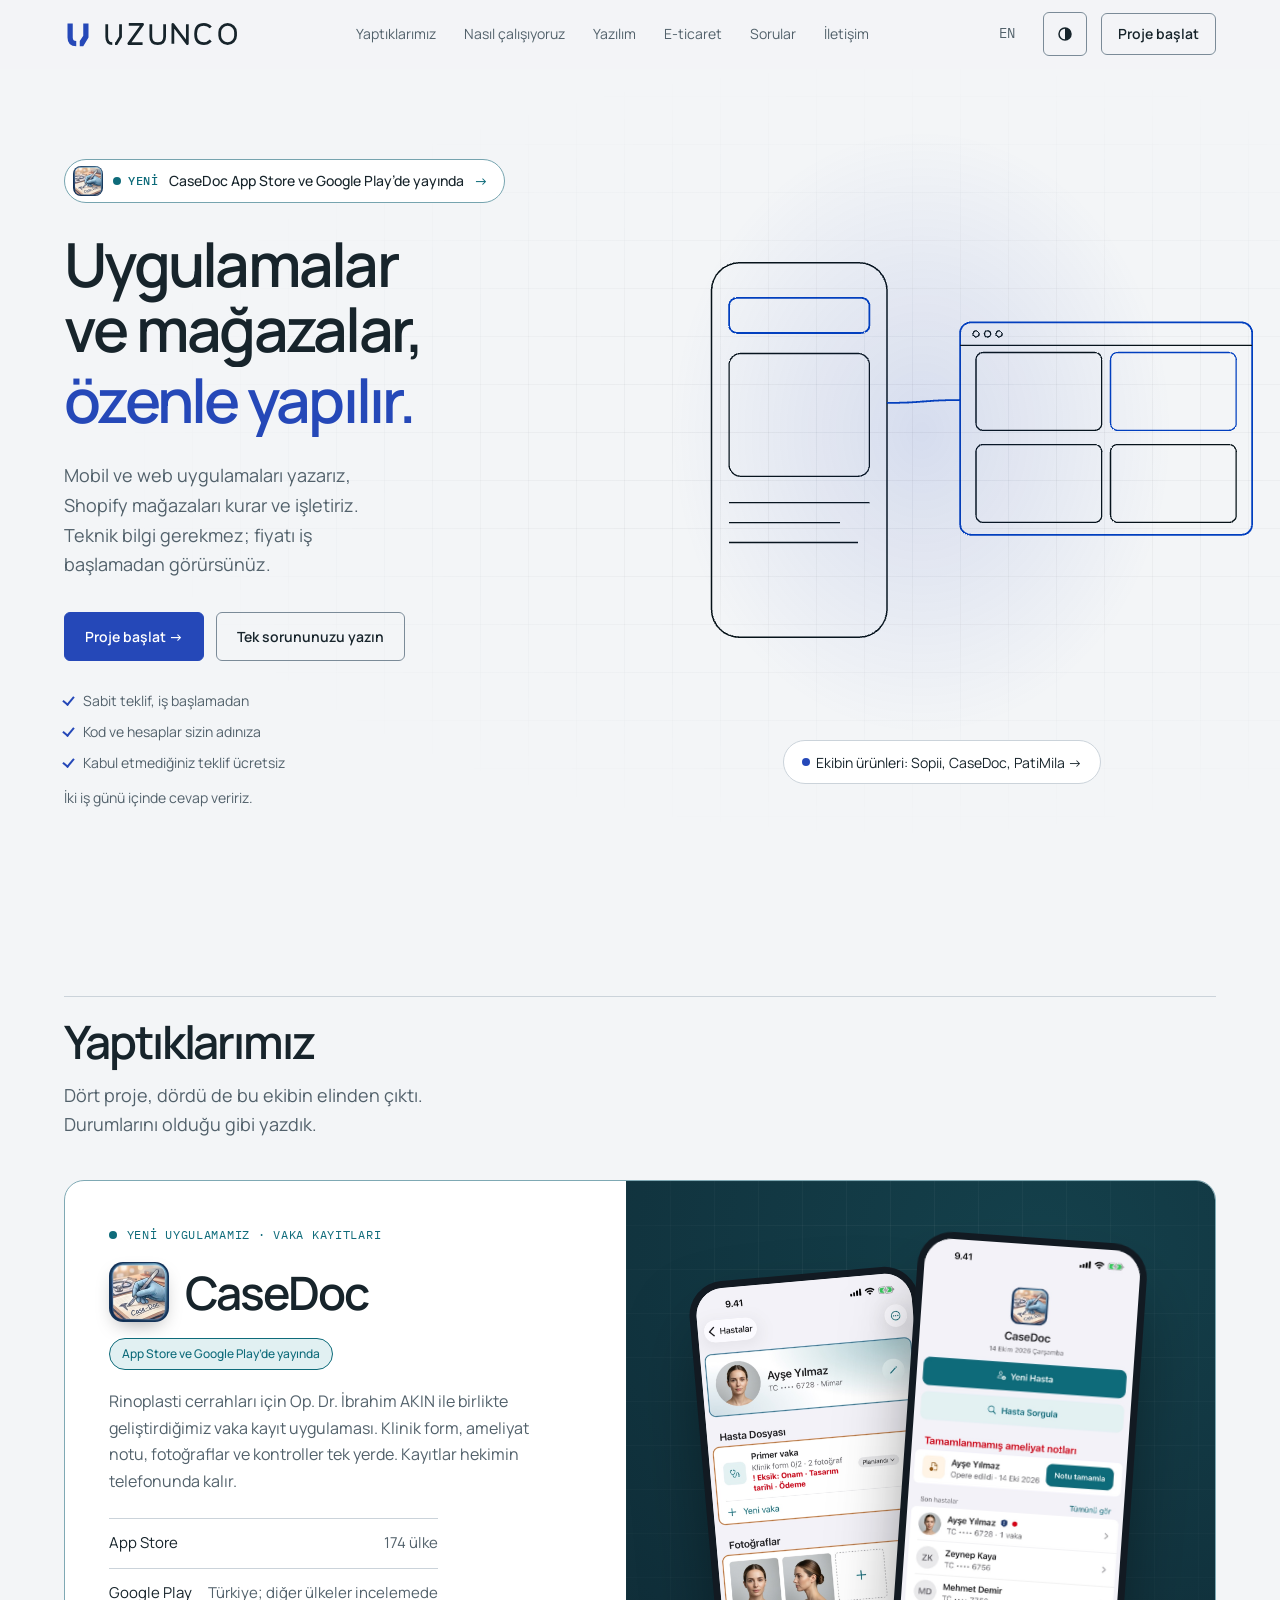
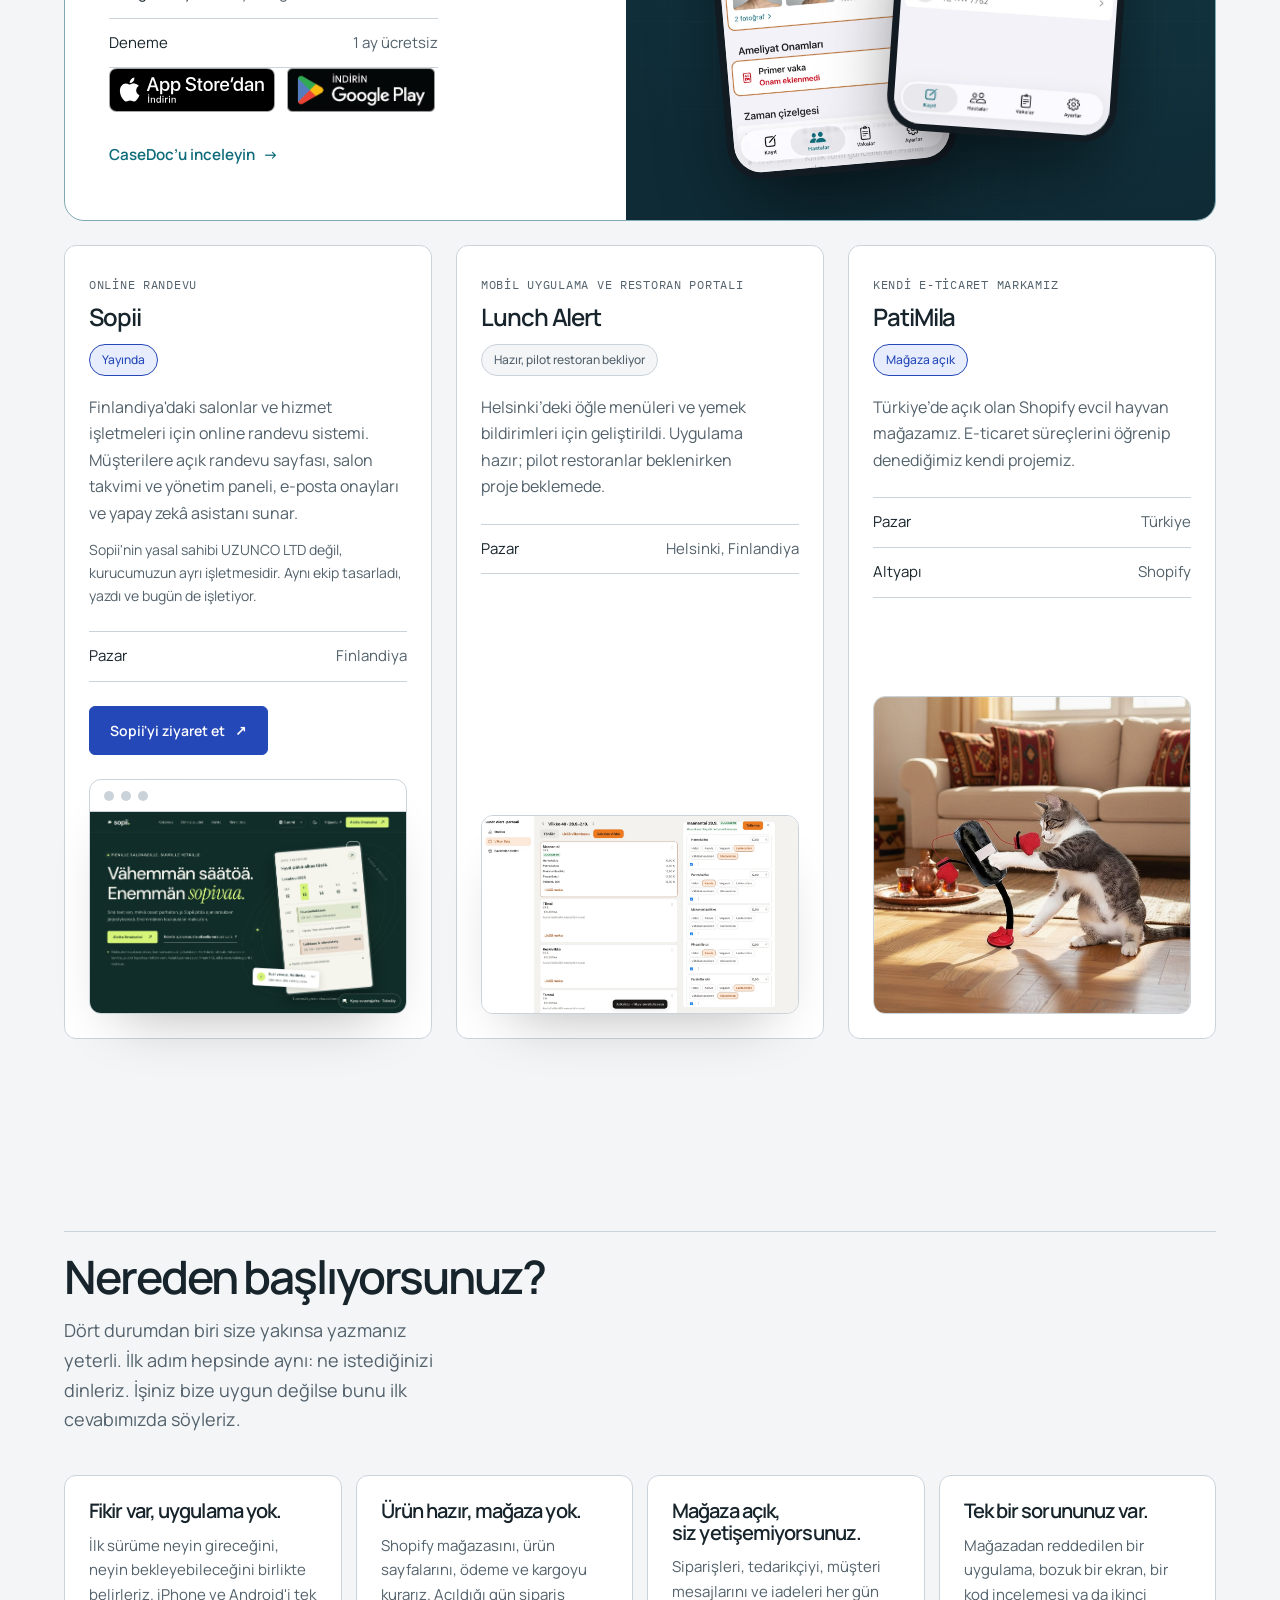
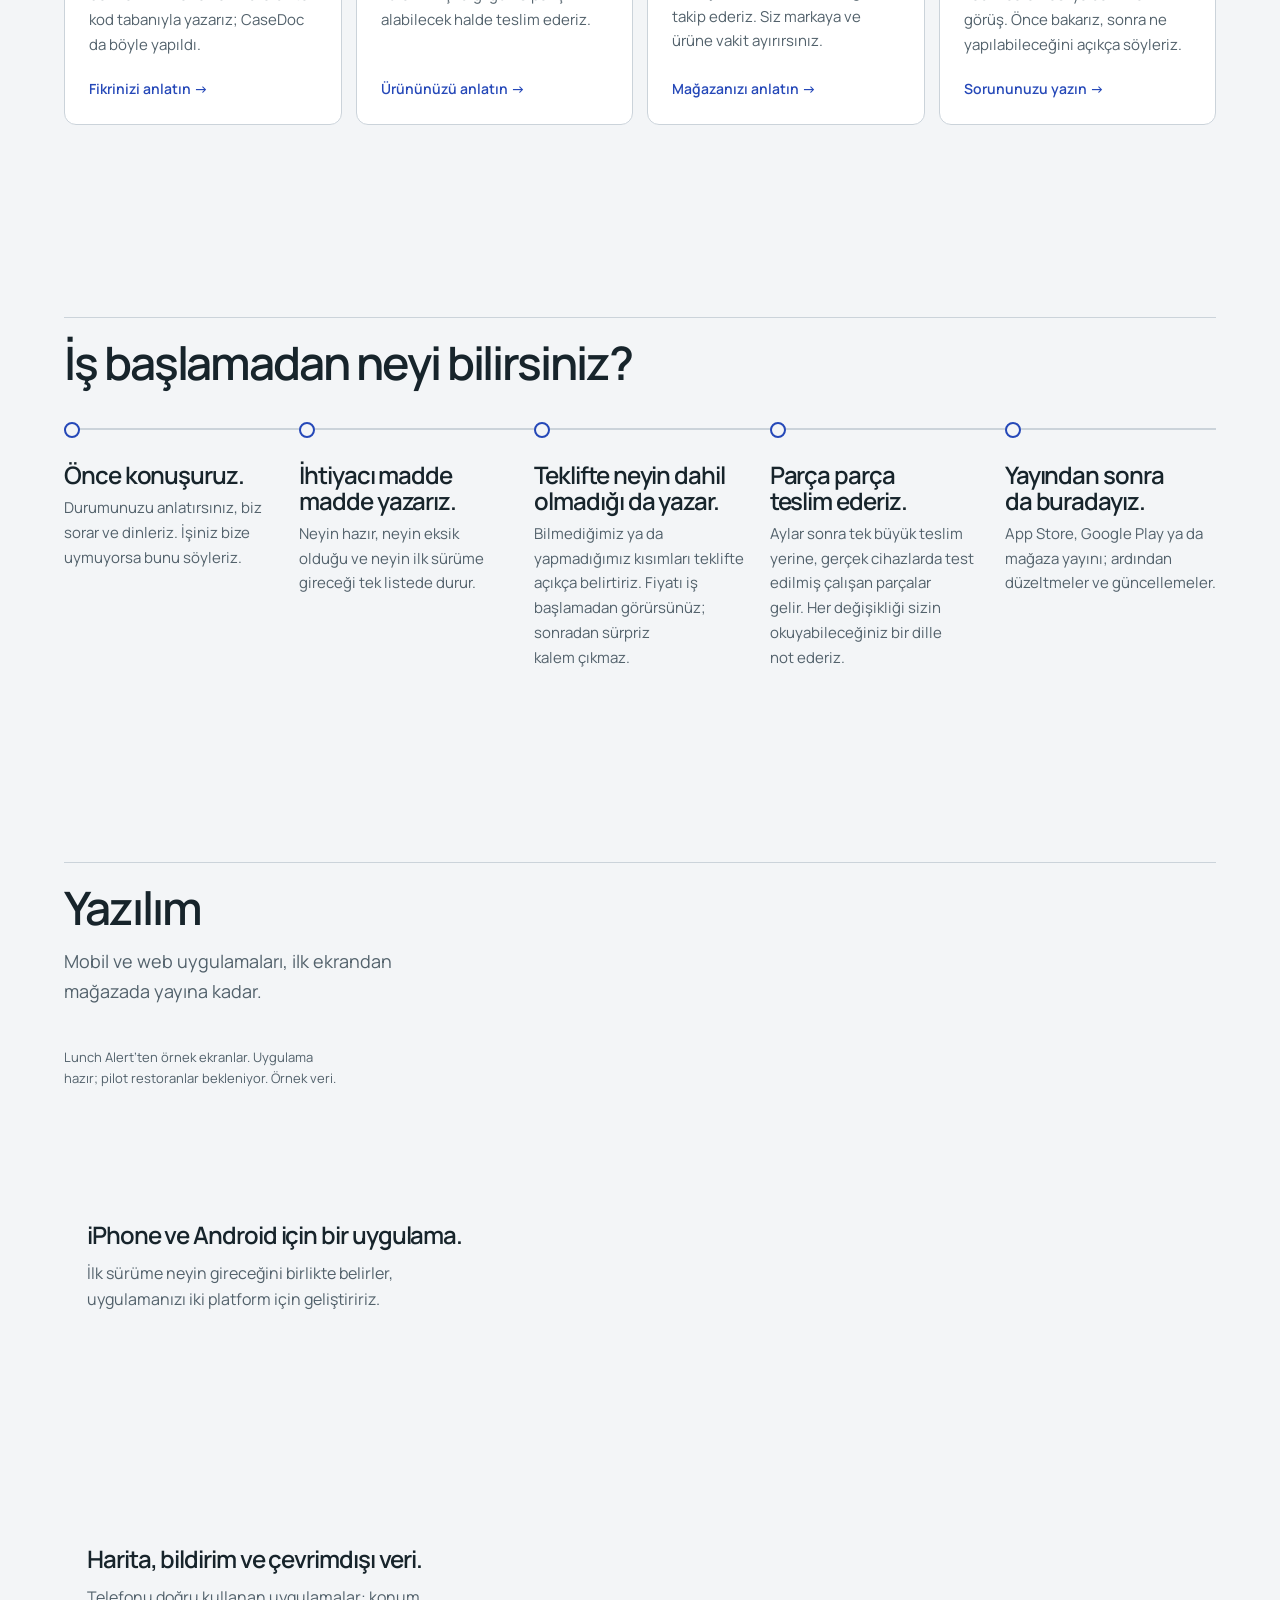
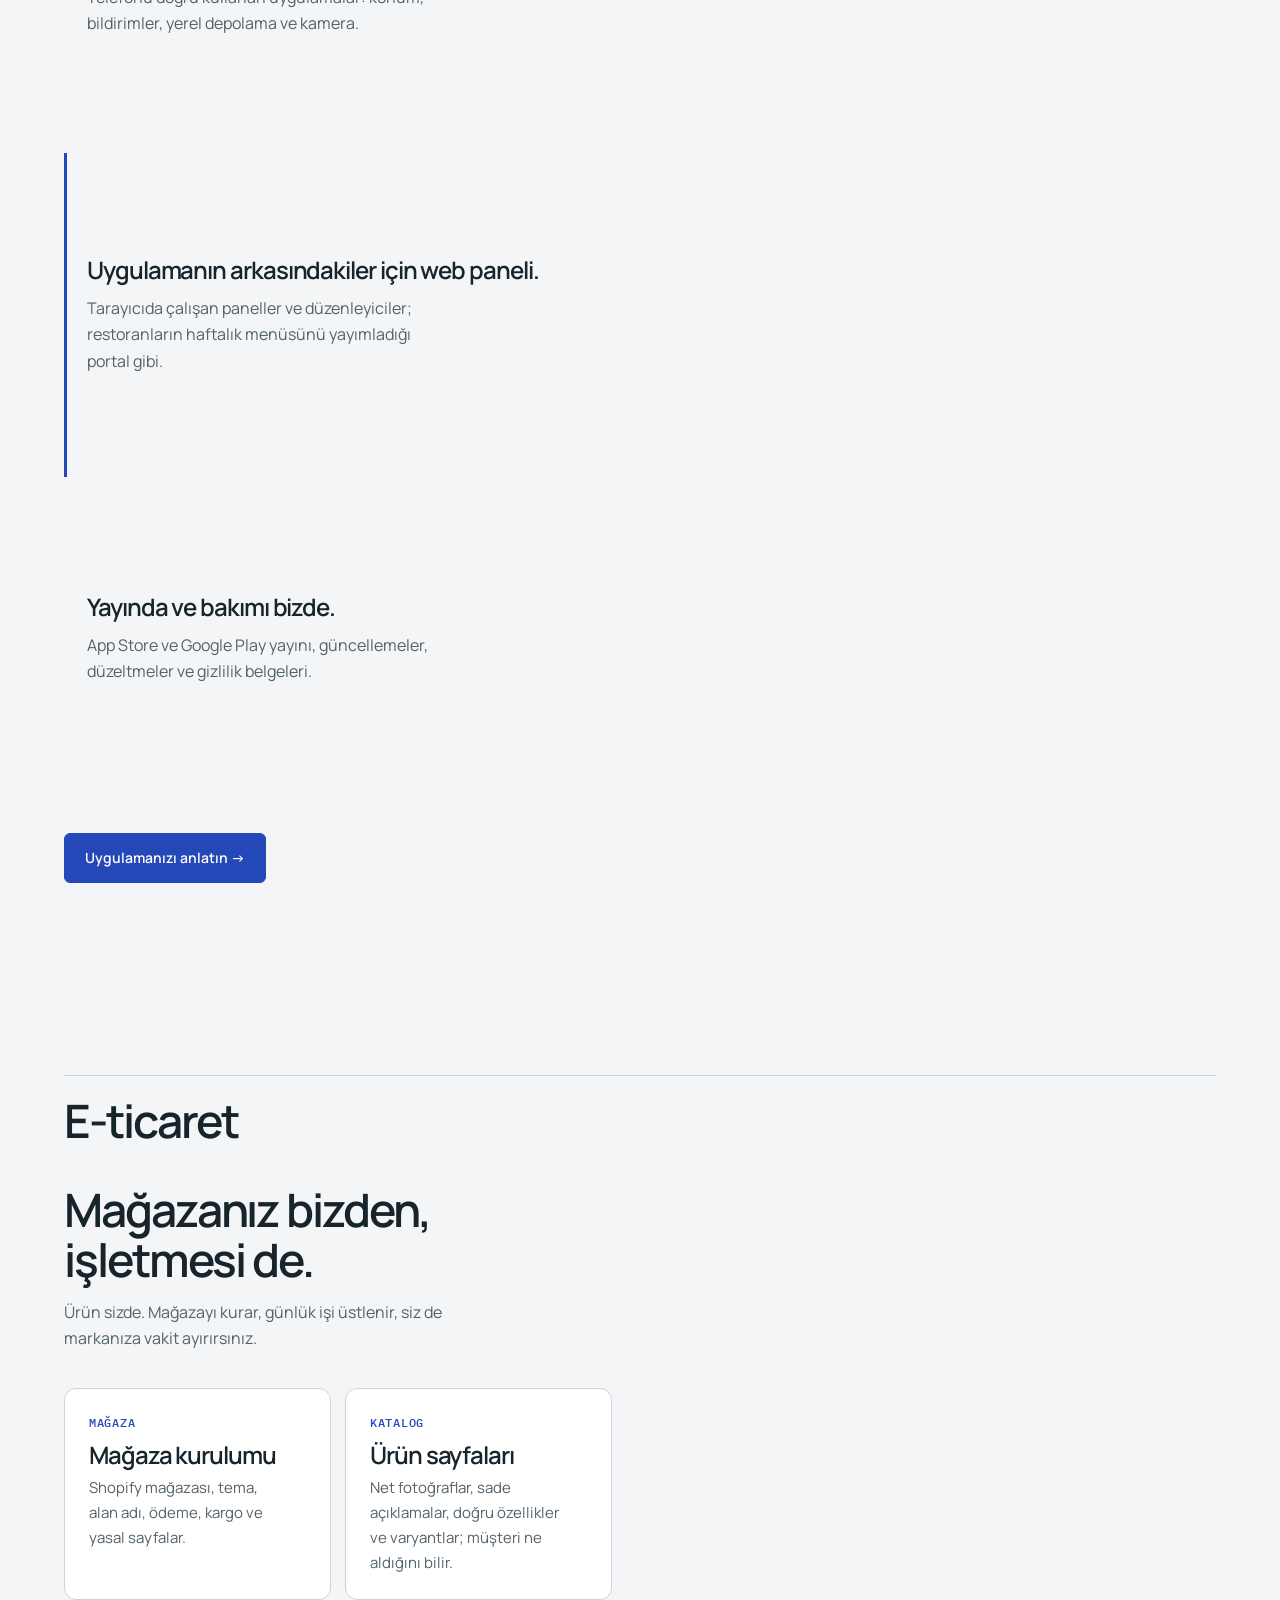
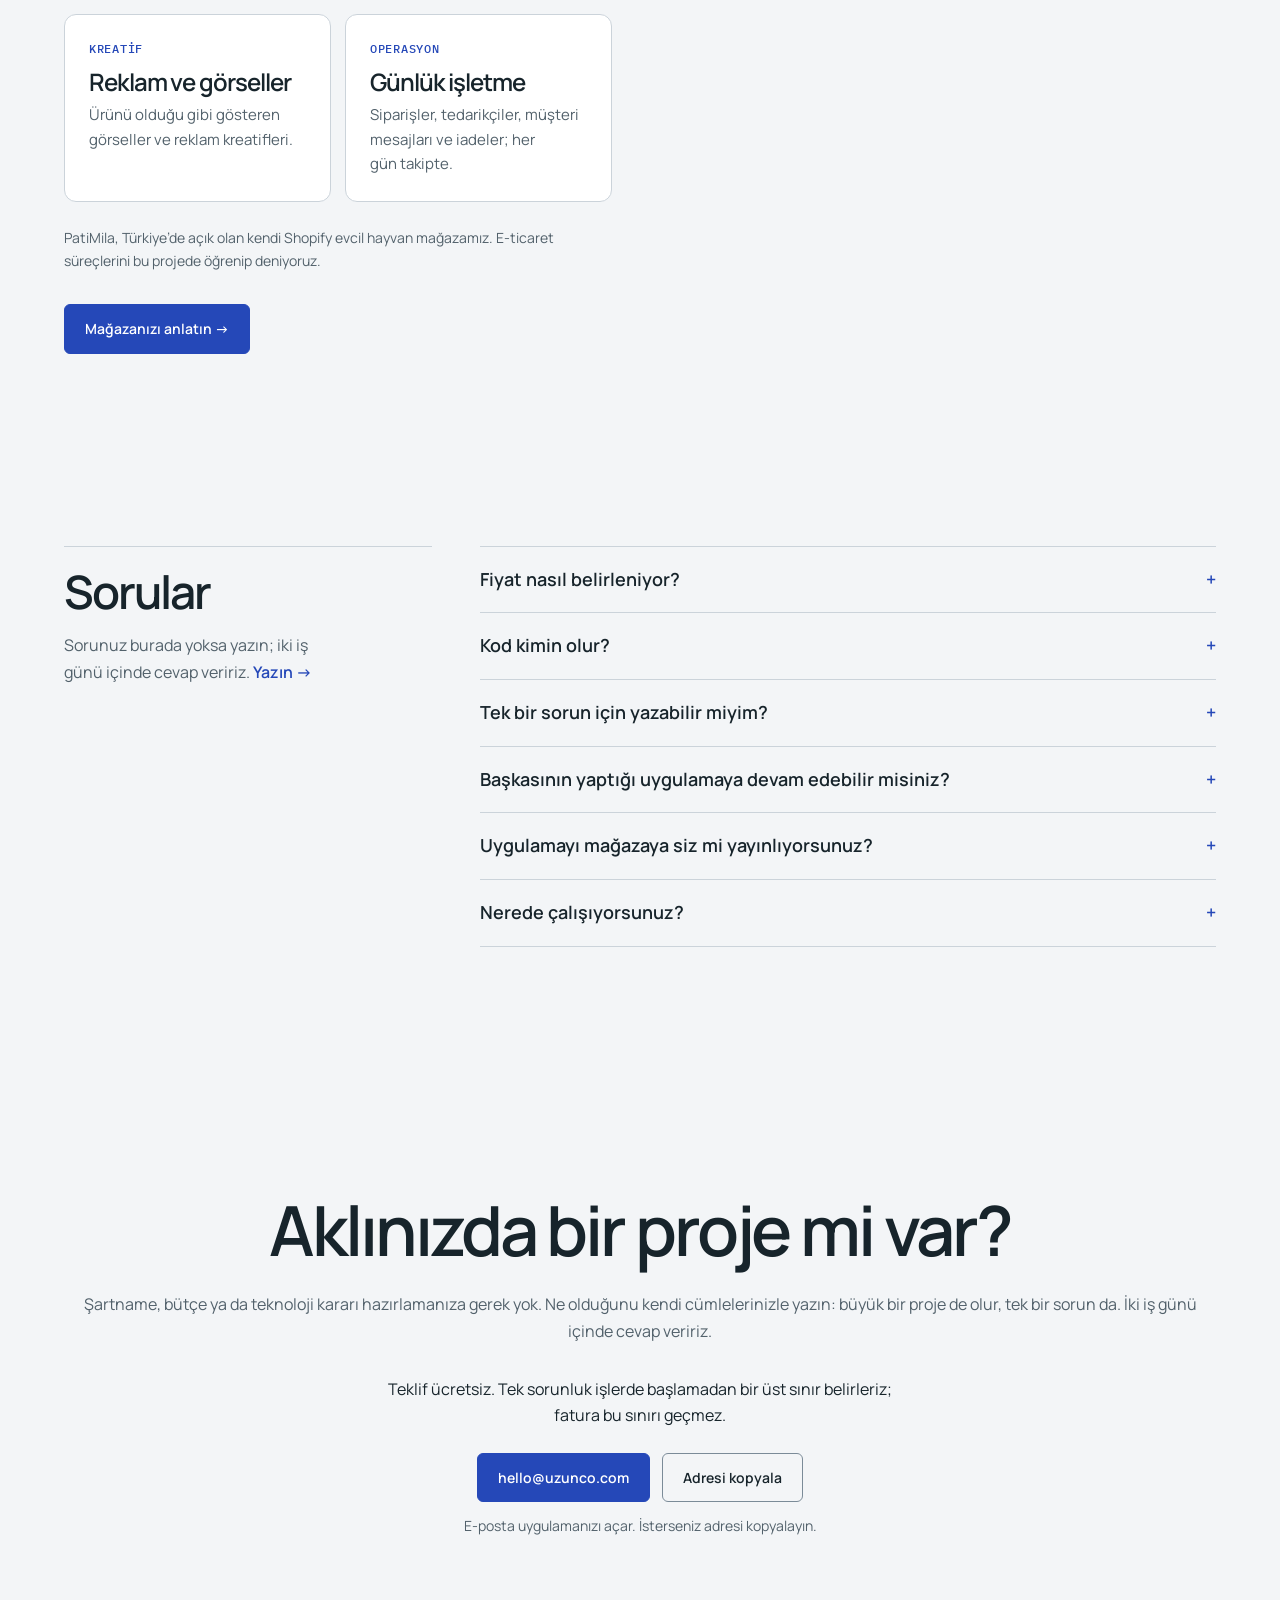
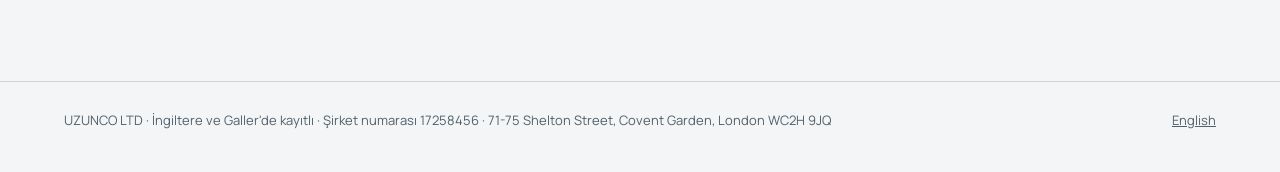
<file: tr/index.html>
<!doctype html>
<html lang="tr">
  <head>
    <meta charset="utf-8" />
    <meta name="viewport" content="width=device-width, initial-scale=1" />
    <title>Mobil ve web uygulamaları, Shopify mağazaları · UZUNCO</title>
    <meta name="description" content="Mobil ve web uygulamaları geliştiriyor, Shopify mağazaları kurup işletiyoruz. Projenizi veya tek sorununuzu yazın. İki iş günü içinde cevap veririz.">
    <link rel="canonical" href="https://uzunco.com/tr/">
    <link rel="alternate" hreflang="en" href="https://uzunco.com/">
    <link rel="alternate" hreflang="tr" href="https://uzunco.com/tr/">
    <link rel="alternate" hreflang="x-default" href="https://uzunco.com/">
    <meta property="og:title" content="Mobil ve web uygulamaları, Shopify mağazaları · UZUNCO">
    <meta property="og:description" content="Mobil ve web uygulamaları geliştiriyor, Shopify mağazaları kurup işletiyoruz. Projenizi veya tek sorununuzu yazın. İki iş günü içinde cevap veririz.">
    <meta property="og:url" content="https://uzunco.com/tr/">
    <meta property="og:type" content="website">
    <meta property="og:image" content="https://uzunco.com/og-tr.png">
    <meta property="og:image:width" content="1200">
    <meta property="og:image:height" content="630">
    <meta name="twitter:card" content="summary_large_image">
    <meta name="theme-color" content="#F3F5F7" media="(prefers-color-scheme: light)">
    <meta name="theme-color" content="#121A22" media="(prefers-color-scheme: dark)">
    <script>try{var t=localStorage.getItem('theme');if(t==='light'||t==='dark')document.documentElement.dataset.theme=t}catch(e){}</script>
    <link rel="icon" href="/favicon.svg" type="image/svg+xml" />
    <link rel="preconnect" href="https://fonts.googleapis.com" />
    <link rel="preconnect" href="https://fonts.gstatic.com" crossorigin />
    <link href="https://fonts.googleapis.com/css2?family=IBM+Plex+Mono:wght@400;500&amp;family=Manrope:wght@400;500;600;700&amp;display=swap" rel="stylesheet" />
    <script type="module" crossorigin src="/assets/index-Cy6f-WfJ.js"></script>
    <link rel="stylesheet" crossorigin href="/assets/index-DDDFe0F4.css">
  </head>
  <body>
    <div id="root"><link rel="preload" as="image" href="/img/casedoc/icon.png"/><link rel="preload" as="image" href="/img/casedoc/badges/apple-black-tr.svg"/><link rel="preload" as="image" href="/img/casedoc/badges/gp-tr-trim.png"/><link rel="preload" as="image" href="/img/today.jpg"/><a class="skip" href="#main">İçeriğe geç</a><header class="nav"><div class="wrap nav-in"><a class="logo" href="/tr/" aria-label="UZUNCO"><svg class="logo-mark" viewBox="0 0 64 64" width="28" height="28" aria-hidden="true" focusable="false"><path fill="currentColor" d="M8 8H20V40Q20 48 28 48V60Q8 60 8 40ZM44 8H56V40L44 60H36V48L44 36Z"></path></svg><svg class="logo-word" viewBox="0 0 392 80" width="135" height="28" aria-hidden="true" focusable="false"><path d="M8 12V48Q8 68 24 68M32 68H36L48 48V12" fill="none" stroke="currentColor" stroke-width="8" stroke-linejoin="miter"></path><g fill="none" stroke="currentColor" stroke-width="8" stroke-linejoin="round"><path d="M72 12H112L72 68H112M136 12V48Q136 68 156 68Q176 68 176 48V12M200 68V12L242 68V12M310 21C304 14 298 12 290 12C274 12 266 23 266 40S274 68 290 68C298 68 304 65 310 59"></path><rect x="336" y="12" width="46" height="56" rx="23"></rect></g></svg></a><nav aria-label="Menü"><ul class="nav-links"><li><a href="#work">Yaptıklarımız</a></li><li><a href="#process">Nasıl çalışıyoruz</a></li><li><a href="#software">Yazılım</a></li><li><a href="#commerce">E-ticaret</a></li><li><a href="#faq">Sorular</a></li><li><a href="#contact">İletişim</a></li></ul></nav><div class="nav-right"><a class="lang" href="/" hrefLang="en" aria-label="English">EN</a><button class="theme-toggle" type="button" aria-label="Temayı değiştir" title="Temayı değiştir"><svg viewBox="0 0 24 24" width="18" height="18" aria-hidden="true" focusable="false"><circle cx="12" cy="12" r="8" fill="none" stroke="currentColor" stroke-width="2"></circle><path d="M12 4a8 8 0 0 1 0 16Z" fill="currentColor"></path></svg></button><a class="btn sm ghost" href="mailto:hello@uzunco.com?subject=Proje%20talebi">Proje başlat</a><details class="menu"><summary>Menü</summary><ul><li><a href="#work">Yaptıklarımız</a></li><li><a href="#process">Nasıl çalışıyoruz</a></li><li><a href="#software">Yazılım</a></li><li><a href="#commerce">E-ticaret</a></li><li><a href="#faq">Sorular</a></li><li><a href="#contact">İletişim</a></li></ul></details></div></div></header><main id="main"><section class="hero-bleed" id="top" data-scene="hero"><div class="wrap scene hero"><div><a class="release-pill cd" href="/tr/casedoc/" style="opacity:0;transform:translateY(8px)"><img src="/img/casedoc/icon.png" alt="" width="22" height="22"/><b><span class="dot" aria-hidden="true"></span>Yeni</b>CaseDoc App Store ve Google Play’de yayında<span class="arrow" aria-hidden="true">→</span></a><h1><span class="ln"><span data-reveal="true" style="transform:translateY(105%)">Uygulamalar ve mağazalar,</span></span><span class="ln"><span data-reveal="true" class="serif" style="transform:translateY(105%)">özenle yapılır.</span></span></h1><div data-reveal="true" style="opacity:0"><p class="lede">Mobil ve web uygulamaları yazarız, Shopify mağazaları kurar ve işletiriz. Teknik bilgi gerekmez; fiyatı iş başlamadan görürsünüz.</p><div class="ctas"><a class="btn" href="mailto:hello@uzunco.com?subject=Proje%20talebi">Proje başlat<!-- --> →</a><a class="btn ghost" href="mailto:hello@uzunco.com?subject=Sorun%3A%20">Tek sorununuzu yazın</a></div><ul class="proof"><li>Sabit teklif, iş başlamadan</li><li>Kod ve hesaplar sizin adınıza</li><li>Kabul etmediğiniz teklif ücretsiz</li></ul><p class="hero-note">İki iş günü içinde cevap veririz.</p></div></div><div class="stage"><svg class="blueprint fallback" viewBox="0 0 520 560" aria-hidden="true"><rect class="s" x="40" y="60" width="200" height="420" rx="34"></rect><rect class="s t" x="58" y="92" width="164" height="38" rx="10"></rect><rect class="s" x="58" y="144" width="164" height="150" rx="14"></rect><line class="s" x1="58" y1="318" x2="222" y2="318"></line><line class="s" x1="58" y1="340" x2="190" y2="340"></line><line class="s" x1="58" y1="362" x2="206" y2="362"></line><rect class="s" x="276" y="150" width="216" height="270" rx="14"></rect><line class="s" x1="276" y1="180" x2="492" y2="180"></line><rect class="s w" x="292" y="196" width="86" height="92" rx="8"></rect><rect class="s" x="390" y="196" width="86" height="92" rx="8"></rect><rect class="s" x="292" y="304" width="86" height="92" rx="8"></rect><rect class="s" x="390" y="304" width="86" height="92" rx="8"></rect><path class="s t" d="M240 230 C 258 230, 258 260, 276 260"></path></svg><a class="hero-proof" href="#work">Ekibin ürünleri: Sopii, CaseDoc, PatiMila →</a></div></div></section><section class="wrap" data-scene="product" id="work"><div class="section-head" data-reveal="true" style="opacity:0;transform:translateY(12px)"><h2>Yaptıklarımız</h2><p>Dört proje, dördü de bu ekibin elinden çıktı. Durumlarını olduğu gibi yazdık.</p></div><div class="cards products"><article class="card release cd" data-reveal="true" style="opacity:0;transform:translateY(12px)"><div class="release-copy"><span class="label"><span class="dot" aria-hidden="true"></span>Yeni uygulamamız · Vaka kayıtları</span><div class="release-title"><img src="/img/casedoc/icon.png" alt="" width="56" height="56"/><h3>CaseDoc</h3></div><span class="product-status" data-status="live">App Store ve Google Play’de yayında</span><p class="desc">Rinoplasti cerrahları için Op. Dr. İbrahim AKIN ile birlikte geliştirdiğimiz vaka kayıt uygulaması. Klinik form, ameliyat notu, fotoğraflar ve kontroller tek yerde. Kayıtlar hekimin telefonunda kalır.</p><ul class="facts"><li>App Store<!-- --> <span>174 ülke</span></li><li>Google Play<!-- --> <span>Türkiye; diğer ülkeler incelemede</span></li><li>Deneme<!-- --> <span>1 ay ücretsiz</span></li></ul><div class="badges"><a href="https://apps.apple.com/app/id6816522271" target="_blank" rel="noopener noreferrer"><img src="/img/casedoc/badges/apple-black-tr.svg" alt="App Store’dan indirin" height="44"/></a><a href="https://play.google.com/store/apps/details?id=app.klinikdefter" target="_blank" rel="noopener noreferrer"><img src="/img/casedoc/badges/gp-tr-trim.png" alt="Google Play’den alın" height="44"/></a></div><a class="more" href="/tr/casedoc/">CaseDoc’u inceleyin<!-- --> <span aria-hidden="true">→</span></a></div><a class="release-stage" href="/tr/casedoc/" aria-hidden="true" tabindex="-1"><div class="cd-phone"><div class="screen"><img src="/img/casedoc/tr/appstore-02-case.jpg" alt="CaseDoc ana ekranı, örnek veriyle" loading="lazy"/></div></div><div class="cd-phone"><div class="screen"><img src="/img/casedoc/tr/mk2-today.jpg" alt="CaseDoc ana ekranı, örnek veriyle" loading="lazy"/></div></div></a></article><article class="card product-card" data-reveal="true" style="opacity:0;transform:translateY(12px)"><div class="product-copy"><span class="label">Online randevu</span><h3>Sopii</h3><span class="product-status" data-status="live">Yayında</span><p class="desc">Finlandiya&#x27;daki salonlar ve hizmet işletmeleri için online randevu sistemi. Müşterilere açık randevu sayfası, salon takvimi ve yönetim paneli, e-posta onayları ve yapay zekâ asistanı sunar.</p><p class="note">Sopii&#x27;nin yasal sahibi UZUNCO LTD değil, kurucumuzun ayrı işletmesidir. Aynı ekip tasarladı, yazdı ve bugün de işletiyor.</p><ul class="facts"><li>Pazar<!-- --> <span>Finlandiya</span></li></ul><a class="btn" href="https://sopii.fi" target="_blank" rel="noopener noreferrer">Sopii&#x27;yi ziyaret et<!-- --> <span aria-hidden="true">↗</span></a></div><div class="browser"><div class="bar" aria-hidden="true"><i></i><i></i><i></i></div><img src="/img/sopii.jpg" alt="Sopii ana sayfası" width="1350" height="860" loading="lazy" decoding="async"/></div></article><article class="card product-card" data-reveal="true" style="opacity:0;transform:translateY(12px)"><div class="product-copy"><span class="label">Mobil uygulama ve restoran portalı</span><h3>Lunch Alert</h3><span class="product-status" data-status="paused">Hazır, pilot restoran bekliyor</span><p class="desc">Helsinki’deki öğle menüleri ve yemek bildirimleri için geliştirildi. Uygulama hazır; pilot restoranlar beklenirken proje beklemede.</p><ul class="facts"><li>Pazar<!-- --> <span>Helsinki, Finlandiya</span></li></ul></div><div class="browser portal"><img src="/img/portal.jpg" alt="Lunch Alert restoran portalı, haftalık menünün yayımlanması" width="1200" height="750" loading="lazy" decoding="async"/></div></article><article class="card product-card" data-reveal="true" style="opacity:0;transform:translateY(12px)"><div class="product-copy"><span class="label">Kendi e-ticaret markamız</span><h3>PatiMila</h3><span class="product-status" data-status="live">Mağaza açık</span><p class="desc">Türkiye’de açık olan Shopify evcil hayvan mağazamız. E-ticaret süreçlerini öğrenip denediğimiz kendi projemiz.</p><ul class="facts"><li>Pazar<!-- --> <span>Türkiye</span></li><li>Altyapı<!-- --> <span>Shopify</span></li></ul></div><figure class="product-media"><img src="/img/patimila.jpg" alt="Tekir kedi PatiMila boks oyuncağına pati atıyor" width="1200" height="1200" loading="lazy" decoding="async"/></figure></article></div></section><section id="start" class="wrap" data-scene="start"><div class="section-head" data-reveal="true" style="opacity:0;transform:translateY(12px)"><h2>Nereden başlıyorsunuz?</h2><p>Dört durumdan biri size yakınsa yazmanız yeterli. İlk adım hepsinde aynı: ne istediğinizi dinleriz. İşiniz bize uygun değilse bunu ilk cevabımızda söyleriz.</p></div><div class="cards start"><article class="card" data-reveal="true" style="opacity:0;transform:translateY(12px)"><h3>Fikir var, uygulama yok.</h3><p>İlk sürüme neyin gireceğini, neyin bekleyebileceğini birlikte belirleriz. iPhone ve Android&#x27;i tek kod tabanıyla yazarız; CaseDoc da böyle yapıldı.</p><a class="card-link" href="mailto:hello@uzunco.com?subject=Fikir%3A%20">Fikrinizi anlatın<!-- --> <span aria-hidden="true">→</span></a></article><article class="card" data-reveal="true" style="opacity:0;transform:translateY(12px)"><h3>Ürün hazır, mağaza yok.</h3><p>Shopify mağazasını, ürün sayfalarını, ödeme ve kargoyu kurarız. Açıldığı gün sipariş alabilecek halde teslim ederiz.</p><a class="card-link" href="mailto:hello@uzunco.com?subject=%C3%9Cr%C3%BCn%3A%20">Ürününüzü anlatın<!-- --> <span aria-hidden="true">→</span></a></article><article class="card" data-reveal="true" style="opacity:0;transform:translateY(12px)"><h3>Mağaza açık, siz yetişemiyorsunuz.</h3><p>Siparişleri, tedarikçiyi, müşteri mesajlarını ve iadeleri her gün takip ederiz. Siz markaya ve ürüne vakit ayırırsınız.</p><a class="card-link" href="mailto:hello@uzunco.com?subject=Ma%C4%9Faza%3A%20">Mağazanızı anlatın<!-- --> <span aria-hidden="true">→</span></a></article><article class="card" data-reveal="true" style="opacity:0;transform:translateY(12px)"><h3>Tek bir sorununuz var.</h3><p>Mağazadan reddedilen bir uygulama, bozuk bir ekran, bir kod incelemesi ya da ikinci görüş. Önce bakarız, sonra ne yapılabileceğini açıkça söyleriz.</p><a class="card-link" href="mailto:hello@uzunco.com?subject=Sorun%3A%20">Sorununuzu yazın<!-- --> <span aria-hidden="true">→</span></a></article></div></section><section id="process" class="wrap"><div class="section-head" data-reveal="true" style="opacity:0;transform:translateY(12px)"><h2>İş başlamadan neyi bilirsiniz?</h2></div><div class="process-wrap"><div class="rail" aria-hidden="true"><span style="transform:scaleX(0)"></span></div><ol class="process"><li data-reveal="true" style="opacity:0;transform:translateY(12px)"><h4>Önce konuşuruz.</h4><p>Durumunuzu anlatırsınız, biz sorar ve dinleriz. İşiniz bize uymuyorsa bunu söyleriz.</p></li><li data-reveal="true" style="opacity:0;transform:translateY(12px)"><h4>İhtiyacı madde madde yazarız.</h4><p>Neyin hazır, neyin eksik olduğu ve neyin ilk sürüme gireceği tek listede durur.</p></li><li data-reveal="true" style="opacity:0;transform:translateY(12px)"><h4>Teklifte neyin dahil olmadığı da yazar.</h4><p>Bilmediğimiz ya da yapmadığımız kısımları teklifte açıkça belirtiriz. Fiyatı iş başlamadan görürsünüz; sonradan sürpriz kalem çıkmaz.</p></li><li data-reveal="true" style="opacity:0;transform:translateY(12px)"><h4>Parça parça teslim ederiz.</h4><p>Aylar sonra tek büyük teslim yerine, gerçek cihazlarda test edilmiş çalışan parçalar gelir. Her değişikliği sizin okuyabileceğiniz bir dille not ederiz.</p></li><li data-reveal="true" style="opacity:0;transform:translateY(12px)"><h4>Yayından sonra da buradayız.</h4><p>App Store, Google Play ya da mağaza yayını; ardından düzeltmeler ve güncellemeler.</p></li></ol></div></section><section id="software" class="software" data-scene="software"><div class="wrap"><div class="section-head" data-reveal="true" style="opacity:0;transform:translateY(12px)"><h2>Yazılım</h2><p>Mobil ve web uygulamaları, ilk ekrandan mağazada yayına kadar.</p></div><div class="scene"><div class="steps"><p class="caption caption-steps">Lunch Alert’ten örnek ekranlar. Uygulama hazır; pilot restoranlar bekleniyor. Örnek veri.</p><div class="step on" data-i="0"><h3>iPhone ve Android için bir uygulama.</h3><p>İlk sürüme neyin gireceğini birlikte belirler, uygulamanızı iki platform için geliştiririz.</p></div><div class="step" data-i="1"><h3>Harita, bildirim ve çevrimdışı veri.</h3><p>Telefonu doğru kullanan uygulamalar: konum, bildirimler, yerel depolama ve kamera.</p></div><div class="step" data-i="2"><h3>Uygulamanın arkasındakiler için web paneli.</h3><p>Tarayıcıda çalışan paneller ve düzenleyiciler; restoranların haftalık menüsünü yayımladığı portal gibi.</p></div><div class="step" data-i="3"><h3>Yayında ve bakımı bizde.</h3><p>App Store ve Google Play yayını, güncellemeler, düzeltmeler ve gizlilik belgeleri.</p></div></div><div class="stage"><div class="gallery"><div class="phone"><div class="screen"><img src="/img/today.jpg" alt="Lunch Alert, bugünün öğle yemekleri" class="on" width="540" height="1200" loading="lazy" decoding="async"/></div></div><div class="phone"><div class="screen"><img src="/img/map.jpg" alt="Lunch Alert, yakındaki restoranlar haritası" class="on" width="540" height="1200" loading="lazy" decoding="async"/></div></div></div><div class="stage-col fallback"><div class="phone"><div class="screen"><img src="/img/today.jpg" alt="Lunch Alert, bugünün öğle yemekleri" class="on" width="540" height="1200" loading="eager" decoding="async"/><img src="/img/map.jpg" alt="Lunch Alert, yakındaki restoranlar haritası" class="" width="540" height="1200" loading="lazy" decoding="async"/><img src="/img/detail.jpg" alt="Lunch Alert, restoran menüsü" class="" width="540" height="1200" loading="lazy" decoding="async"/><img src="/img/alerts.jpg" alt="Lunch Alert, yemek bildirimleri" class="" width="540" height="1200" loading="lazy" decoding="async"/></div></div></div><p class="caption">Lunch Alert’ten örnek ekranlar. Uygulama hazır; pilot restoranlar bekleniyor. Örnek veri.</p></div></div><a class="btn service-cta" href="mailto:hello@uzunco.com?subject=Uygulama%20talebi">Uygulamanızı anlatın →</a></div></section><section id="commerce" class="commerce" data-scene="commerce"><div class="wrap"><div class="section-head" data-reveal="true" style="opacity:0;transform:translateY(12px)"><h2>E-ticaret</h2></div><div class="scene"><div><div data-reveal="true" style="opacity:0;transform:translateY(12px)"><h3 class="big">Mağazanız bizden, işletmesi de.</h3><p class="intro">Ürün sizde. Mağazayı kurar, günlük işi üstlenir, siz de markanıza vakit ayırırsınız.</p></div><div class="cards"><article class="card" data-reveal="true" style="opacity:0;transform:translateY(12px)"><span class="k">Mağaza</span><h4>Mağaza kurulumu</h4><p>Shopify mağazası, tema, alan adı, ödeme, kargo ve yasal sayfalar.</p></article><article class="card" data-reveal="true" style="opacity:0;transform:translateY(12px)"><span class="k">Katalog</span><h4>Ürün sayfaları</h4><p>Net fotoğraflar, sade açıklamalar, doğru özellikler ve varyantlar; müşteri ne aldığını bilir.</p></article><article class="card" data-reveal="true" style="opacity:0;transform:translateY(12px)"><span class="k">Kreatif</span><h4>Reklam ve görseller</h4><p>Ürünü olduğu gibi gösteren görseller ve reklam kreatifleri.</p></article><article class="card" data-reveal="true" style="opacity:0;transform:translateY(12px)"><span class="k">Operasyon</span><h4>Günlük işletme</h4><p>Siparişler, tedarikçiler, müşteri mesajları ve iadeler; her gün takipte.</p></article></div><p class="own">PatiMila, Türkiye’de açık olan kendi Shopify evcil hayvan mağazamız. E-ticaret süreçlerini bu projede öğrenip deniyoruz.</p><a class="btn service-cta" href="mailto:hello@uzunco.com?subject=Ma%C4%9Faza%20talebi">Mağazanızı anlatın →</a></div><div class="stage" aria-hidden="true"><svg class="blueprint fallback" viewBox="0 0 420 320"><rect class="s w" x="10" y="10" width="400" height="300" rx="14"></rect><line class="s" x1="10" y1="44" x2="410" y2="44"></line><rect class="s" x="30" y="62" width="170" height="104" rx="8"></rect><rect class="s w" x="220" y="62" width="170" height="104" rx="8"></rect><rect class="s" x="30" y="184" width="170" height="104" rx="8"></rect><rect class="s" x="220" y="184" width="170" height="104" rx="8"></rect></svg></div></div></div></section><section id="faq" class="wrap"><div class="faq-grid"><div data-reveal="true" style="opacity:0;transform:translateY(12px)"><div class="section-head"><h2>Sorular</h2></div><p class="faq-exit">Sorunuz burada yoksa yazın; iki iş günü içinde cevap veririz.<!-- --> <a href="mailto:hello@uzunco.com?subject=Soru%3A%20">Yazın →</a></p></div><div class="faq" data-reveal="true" style="opacity:0;transform:translateY(12px)"><details><summary>Fiyat nasıl belirleniyor?</summary><p>İhtiyacı madde madde yazdıktan sonra sabit teklif veririz. Teklifte neyin dahil olduğu tek tek yazar. Fiyatı iş başlamadan görürsünüz. Tek bir sorunluk işlerde başlamadan bir üst sınır söyleriz; fatura bu sınırı geçmez. Teklif ücretsizdir: kabul etmediğiniz teklif için ücret istemeyiz.</p></details><details><summary>Kod kimin olur?</summary><p>Sizin için yaptığımız işin kodu ve hesapları (App Store, Google Play, Shopify) sizin adınıza olur.</p></details><details><summary>Tek bir sorun için yazabilir miyim?</summary><p>Evet. Mağaza reddi, tek bir hata ya da ikinci görüş bizim için ayrı bir iş türü.</p></details><details><summary>Başkasının yaptığı uygulamaya devam edebilir misiniz?</summary><p>Evet. Önce kodu inceler, ne durumda olduğunu ve önce neyin yapılması gerektiğini söyleriz.</p></details><details><summary>Uygulamayı mağazaya siz mi yayınlıyorsunuz?</summary><p>Evet. App Store ve Google Play başvurusu, gizlilik formları ve inceleme süreci bizde.</p></details><details><summary>Nerede çalışıyorsunuz?</summary><p>UZUNCO LTD İngiltere ve Galler&#x27;de kayıtlıdır. Uzaktan, Türkçe ve İngilizce çalışıyoruz.</p></details></div></div></section><section id="contact" class="wrap contact"><h2 data-reveal="true" style="opacity:0;transform:translateY(12px)">Aklınızda bir<!-- --> <span class="serif">proje mi var?</span></h2><p data-reveal="true" style="opacity:0;transform:translateY(12px)">Şartname, bütçe ya da teknoloji kararı hazırlamanıza gerek yok. Ne olduğunu kendi cümlelerinizle yazın: büyük bir proje de olur, tek bir sorun da. İki iş günü içinde cevap veririz.</p><p class="contact-reassurance" data-reveal="true" style="opacity:0;transform:translateY(12px)">Teklif ücretsiz. Tek sorunluk işlerde başlamadan bir üst sınır belirleriz; fatura bu sınırı geçmez.</p><div class="row" data-reveal="true" style="opacity:0;transform:translateY(12px)"><a class="btn" href="mailto:hello@uzunco.com?subject=Proje%20talebi">hello@uzunco.com</a><button class="btn ghost" type="button">Adresi kopyala</button></div><p class="email-hint">E-posta uygulamanızı açar. İsterseniz adresi kopyalayın.</p><p class="copy-status" role="status"></p></section></main><footer><div class="wrap"><address>UZUNCO LTD<!-- --> · <!-- -->İngiltere ve Galler&#x27;de kayıtlı<!-- --> · <!-- -->Şirket numarası<!-- --> <!-- -->17258456<!-- --> · <!-- -->71-75 Shelton Street, Covent Garden, London WC2H 9JQ</address><a href="/" hrefLang="en" lang="en">English</a></div></footer></div>
    <noscript><style>[data-reveal]{opacity:1!important;transform:none!important}</style></noscript>
  </body>
</html>
</file>
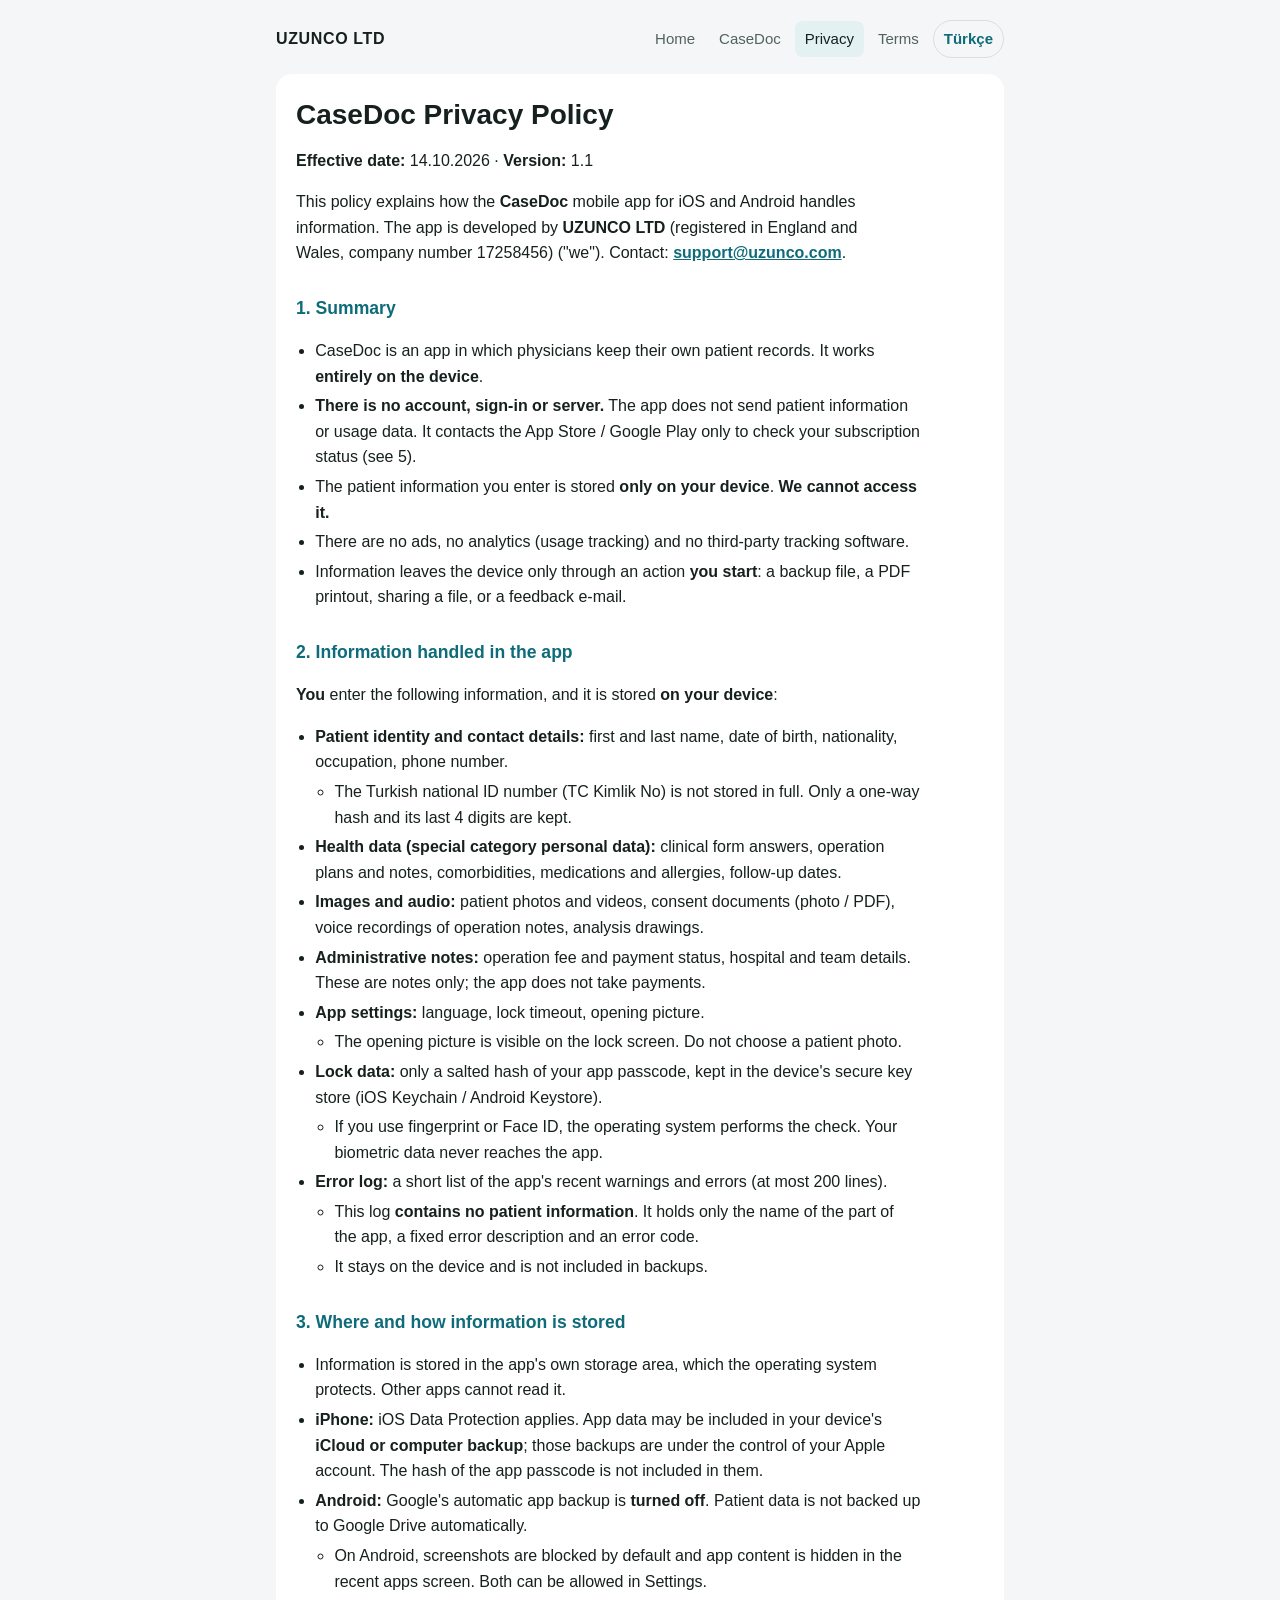
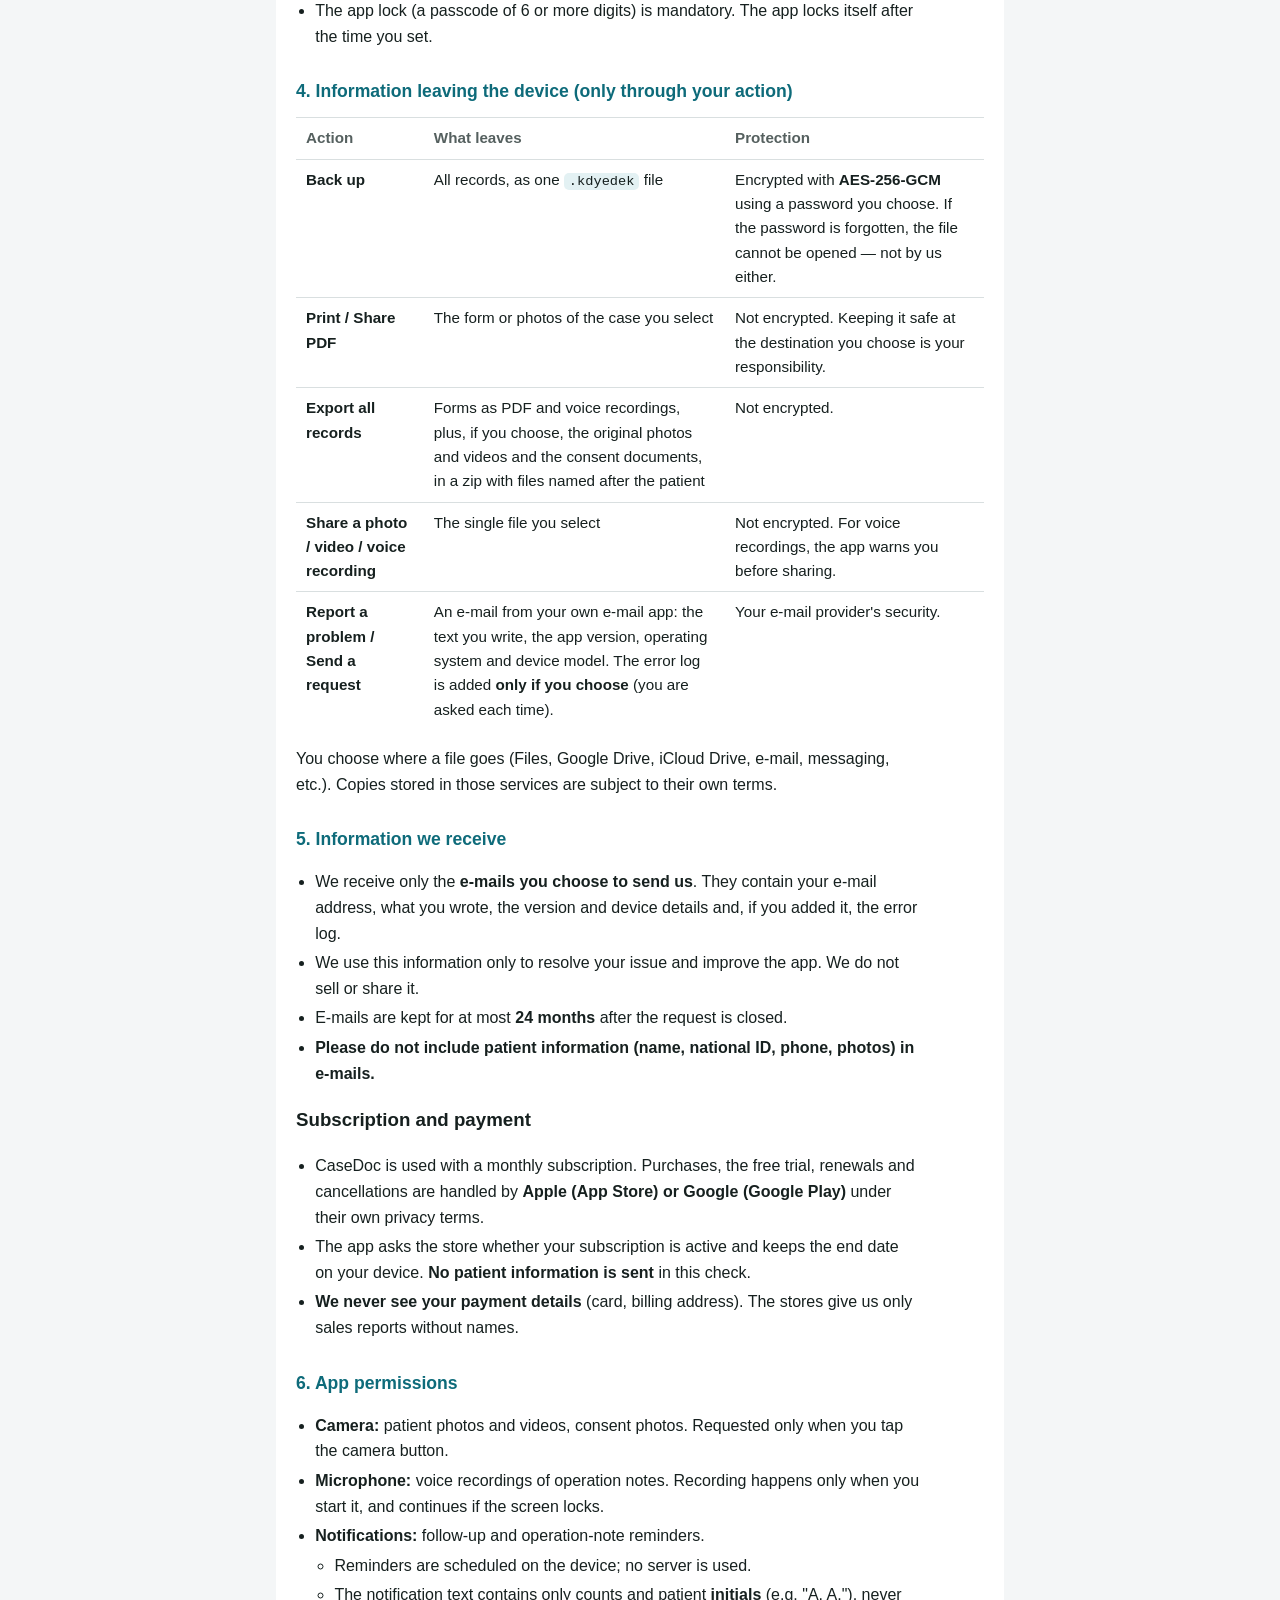
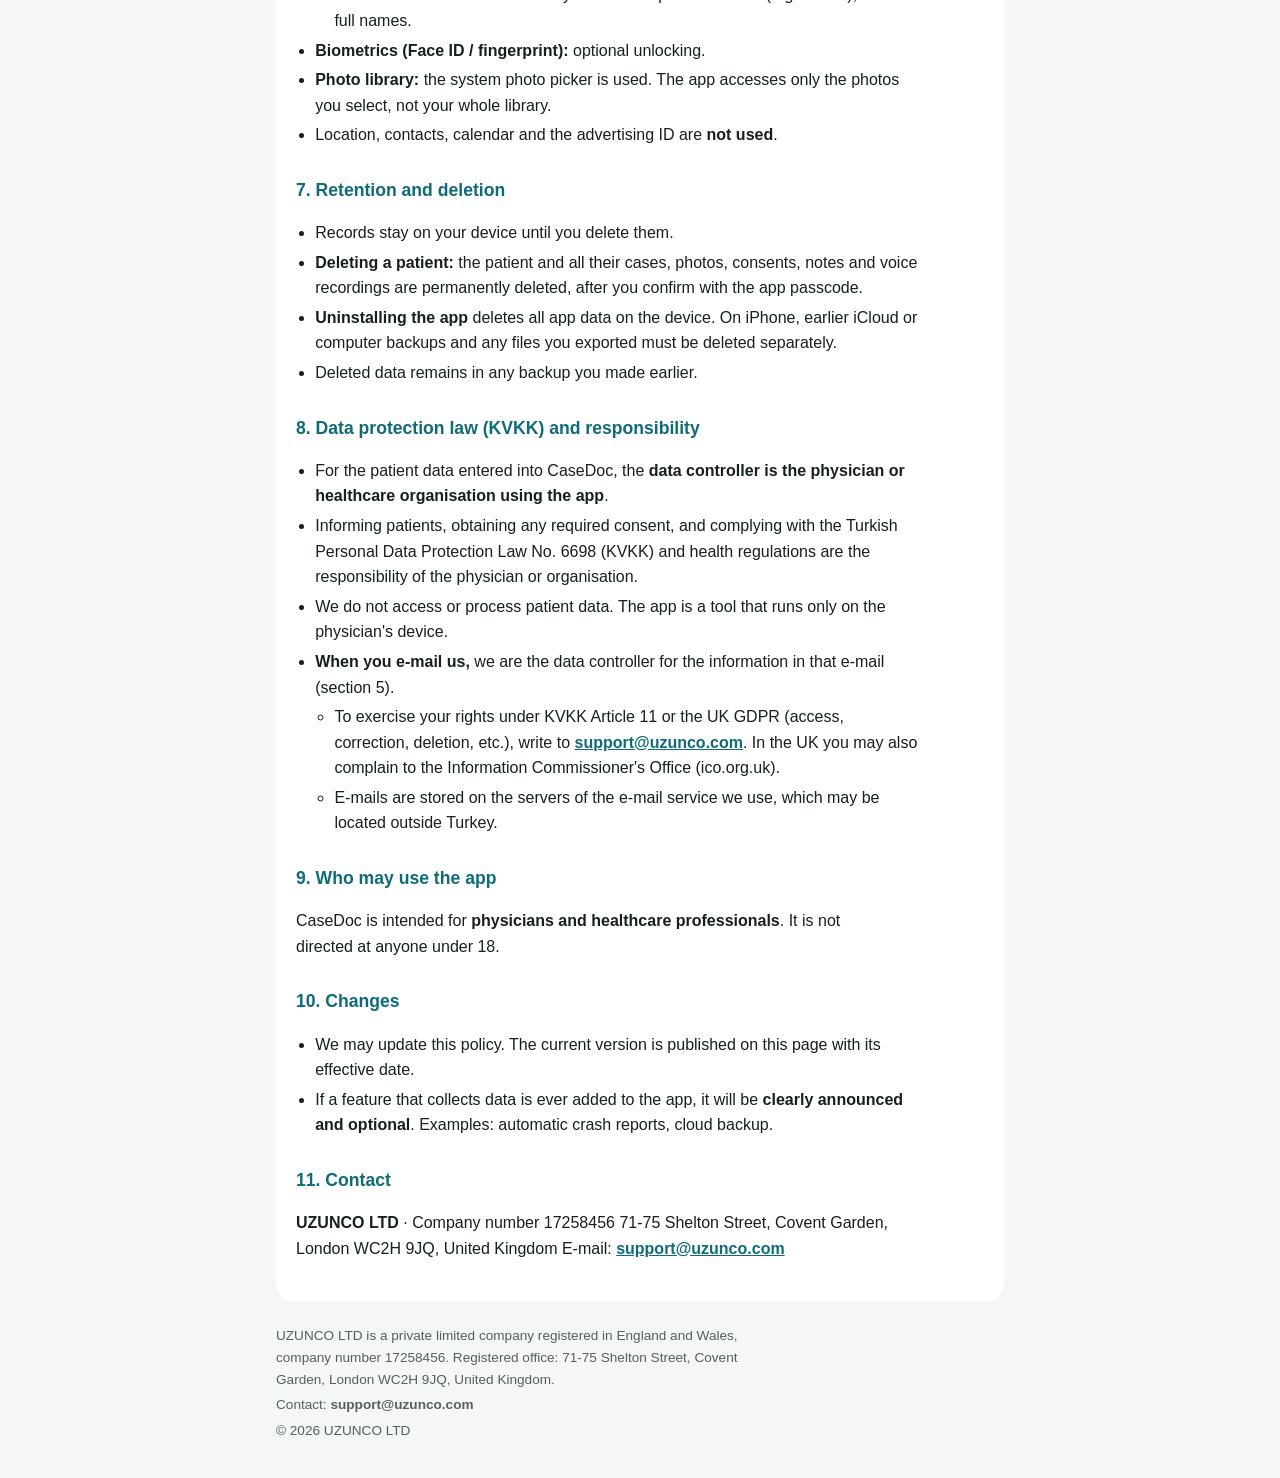
<file: casedoc/privacy/index.html>
<!doctype html>
<html lang="en">
<head>
<meta charset="utf-8">
<meta name="viewport" content="width=device-width, initial-scale=1">
<title>CaseDoc Privacy Policy</title>
<meta name="description" content="CaseDoc Privacy Policy · UZUNCO LTD">
<meta name="robots" content="noindex">
<link rel="alternate" hreflang="en" href="../../casedoc/privacy/">
<link rel="alternate" hreflang="tr" href="../../tr/casedoc/gizlilik/">
<style>
:root{--bg:#F4F6F7;--card:#FFFFFF;--text:#16201F;--muted:#55605F;--accent:#0E6B7A;--line:#D9DFE0;--soft:#E3F1F3}
@media (prefers-color-scheme:dark){:root:not([data-theme="light"]){--bg:#0B1113;--card:#152022;--text:#EEF3F3;--muted:#A3B0B1;--accent:#5FC3D2;--line:#2A3739;--soft:#12282C;color-scheme:dark}}
*{box-sizing:border-box}
html{-webkit-text-size-adjust:100%}
body{margin:0;background:var(--bg);color:var(--text);font:16px/1.6 -apple-system,BlinkMacSystemFont,"Segoe UI",Roboto,"Helvetica Neue",Arial,sans-serif}
.wrap{max-width:760px;margin:0 auto;padding-inline:16px}
header{padding-block:20px 0;display:flex;align-items:center;justify-content:space-between;gap:12px;flex-wrap:wrap}
.co{font-weight:750;letter-spacing:.04em;color:var(--text);text-decoration:none}
nav{display:flex;gap:4px;flex-wrap:wrap;align-items:center}
nav a{color:var(--muted);text-decoration:none;padding:6px 10px;border-radius:8px;font-size:15px}
nav a[aria-current="page"]{color:var(--text);background:var(--soft)}
nav a.lang{color:var(--accent);border:1px solid var(--line);border-radius:999px;font-weight:600}
main{margin-block:16px 24px;padding:24px 20px;background:var(--card);border-radius:16px}
h1{font-size:1.75rem;line-height:1.2;margin:0 0 8px;text-wrap:balance}
h2{font-size:1.1rem;margin:28px 0 8px;color:var(--accent)}
.lead{font-size:1.1rem;color:var(--muted);margin:0 0 8px;max-width:60ch}
p,li{max-width:68ch}
ul{padding-left:1.2rem}
li{margin:4px 0}
a{color:var(--accent)}
.note{color:var(--muted);font-size:.95rem}
.mail{font-weight:600;user-select:all}
.table{overflow-x:auto;margin:12px 0}
table{border-collapse:collapse;width:100%;min-width:560px;font-size:.95rem}
th,td{border-top:1px solid var(--line);padding:8px 10px;text-align:left;vertical-align:top}
th{color:var(--muted);font-weight:600}
code{font:.9em ui-monospace,SFMono-Regular,Menlo,monospace;background:var(--soft);padding:1px 5px;border-radius:5px}
footer{padding-block:0 32px;color:var(--muted);font-size:.85rem}
footer p{margin:4px 0}
@media (max-width:480px){main{padding:20px 16px}}
</style>
</head>
<body>
<div class="wrap">
<header>
  <a class="co" href="../../">UZUNCO LTD</a>
  <nav><a href="../../">Home</a><a href="../../casedoc/">CaseDoc</a><a href="../../casedoc/privacy/" aria-current="page">Privacy</a><a href="../../casedoc/terms/">Terms</a><a class="lang" href="../../tr/casedoc/gizlilik/" hreflang="tr">Türkçe</a></nav>
</header>
<main>
<h1>CaseDoc Privacy Policy</h1>
<p><strong>Effective date:</strong> 14.10.2026 · <strong>Version:</strong> 1.1</p>
<p>This policy explains how the <strong>CaseDoc</strong> mobile app for iOS and Android handles information. The app is developed by <strong>UZUNCO LTD</strong> (registered in England and Wales, company number 17258456) (&quot;we&quot;). Contact: <strong><a href="mailto:support@uzunco.com">support@uzunco.com</a></strong>.</p>
<h2>1. Summary</h2>
<ul>
<li>CaseDoc is an app in which physicians keep their own patient records. It works <strong>entirely on the device</strong>.</li>
<li><strong>There is no account, sign-in or server.</strong> The app does not send patient information or usage data. It contacts the App Store / Google Play only to check your subscription status (see 5).</li>
<li>The patient information you enter is stored <strong>only on your device</strong>. <strong>We cannot access it.</strong></li>
<li>There are no ads, no analytics (usage tracking) and no third-party tracking software.</li>
<li>Information leaves the device only through an action <strong>you start</strong>: a backup file, a PDF printout, sharing a file, or a feedback e-mail.</li>
</ul>
<h2>2. Information handled in the app</h2>
<p><strong>You</strong> enter the following information, and it is stored <strong>on your device</strong>:</p>
<ul>
<li><strong>Patient identity and contact details:</strong> first and last name, date of birth, nationality, occupation, phone number.<ul>
<li>The Turkish national ID number (TC Kimlik No) is not stored in full. Only a one-way hash and its last 4 digits are kept.</li>
</ul>
</li>
<li><strong>Health data (special category personal data):</strong> clinical form answers, operation plans and notes, comorbidities, medications and allergies, follow-up dates.</li>
<li><strong>Images and audio:</strong> patient photos and videos, consent documents (photo / PDF), voice recordings of operation notes, analysis drawings.</li>
<li><strong>Administrative notes:</strong> operation fee and payment status, hospital and team details. These are notes only; the app does not take payments.</li>
<li><strong>App settings:</strong> language, lock timeout, opening picture.<ul>
<li>The opening picture is visible on the lock screen. Do not choose a patient photo.</li>
</ul>
</li>
<li><strong>Lock data:</strong> only a salted hash of your app passcode, kept in the device&#39;s secure key store (iOS Keychain / Android Keystore).<ul>
<li>If you use fingerprint or Face ID, the operating system performs the check. Your biometric data never reaches the app.</li>
</ul>
</li>
<li><strong>Error log:</strong> a short list of the app&#39;s recent warnings and errors (at most 200 lines).<ul>
<li>This log <strong>contains no patient information</strong>. It holds only the name of the part of the app, a fixed error description and an error code.</li>
<li>It stays on the device and is not included in backups.</li>
</ul>
</li>
</ul>
<h2>3. Where and how information is stored</h2>
<ul>
<li>Information is stored in the app&#39;s own storage area, which the operating system protects. Other apps cannot read it.</li>
<li><strong>iPhone:</strong> iOS Data Protection applies. App data may be included in your device&#39;s <strong>iCloud or computer backup</strong>; those backups are under the control of your Apple account. The hash of the app passcode is not included in them.</li>
<li><strong>Android:</strong> Google&#39;s automatic app backup is <strong>turned off</strong>. Patient data is not backed up to Google Drive automatically.<ul>
<li>On Android, screenshots are blocked by default and app content is hidden in the recent apps screen. Both can be allowed in Settings.</li>
</ul>
</li>
<li>The app lock (a passcode of 6 or more digits) is mandatory. The app locks itself after the time you set.</li>
</ul>
<h2>4. Information leaving the device (only through your action)</h2>
<div class="table"><table>
<thead>
<tr>
<th>Action</th>
<th>What leaves</th>
<th>Protection</th>
</tr>
</thead>
<tbody><tr>
<td><strong>Back up</strong></td>
<td>All records, as one <code>.kdyedek</code> file</td>
<td>Encrypted with <strong>AES-256-GCM</strong> using a password you choose. If the password is forgotten, the file cannot be opened — not by us either.</td>
</tr>
<tr>
<td><strong>Print / Share PDF</strong></td>
<td>The form or photos of the case you select</td>
<td>Not encrypted. Keeping it safe at the destination you choose is your responsibility.</td>
</tr>
<tr>
<td><strong>Export all records</strong></td>
<td>Forms as PDF and voice recordings, plus, if you choose, the original photos and videos and the consent documents, in a zip with files named after the patient</td>
<td>Not encrypted.</td>
</tr>
<tr>
<td><strong>Share a photo / video / voice recording</strong></td>
<td>The single file you select</td>
<td>Not encrypted. For voice recordings, the app warns you before sharing.</td>
</tr>
<tr>
<td><strong>Report a problem / Send a request</strong></td>
<td>An e-mail from your own e-mail app: the text you write, the app version, operating system and device model. The error log is added <strong>only if you choose</strong> (you are asked each time).</td>
<td>Your e-mail provider&#39;s security.</td>
</tr>
</tbody></table></div>
<p>You choose where a file goes (Files, Google Drive, iCloud Drive, e-mail, messaging, etc.). Copies stored in those services are subject to their own terms.</p>
<h2>5. Information we receive</h2>
<ul>
<li>We receive only the <strong>e-mails you choose to send us</strong>. They contain your e-mail address, what you wrote, the version and device details and, if you added it, the error log.</li>
<li>We use this information only to resolve your issue and improve the app. We do not sell or share it.</li>
<li>E-mails are kept for at most <strong>24 months</strong> after the request is closed.</li>
<li><strong>Please do not include patient information (name, national ID, phone, photos) in e-mails.</strong></li>
</ul>
<h3>Subscription and payment</h3>
<ul>
<li>CaseDoc is used with a monthly subscription. Purchases, the free trial, renewals and cancellations are handled by <strong>Apple (App Store) or Google (Google Play)</strong> under their own privacy terms.</li>
<li>The app asks the store whether your subscription is active and keeps the end date on your device. <strong>No patient information is sent</strong> in this check.</li>
<li><strong>We never see your payment details</strong> (card, billing address). The stores give us only sales reports without names.</li>
</ul>
<h2>6. App permissions</h2>
<ul>
<li><strong>Camera:</strong> patient photos and videos, consent photos. Requested only when you tap the camera button.</li>
<li><strong>Microphone:</strong> voice recordings of operation notes. Recording happens only when you start it, and continues if the screen locks.</li>
<li><strong>Notifications:</strong> follow-up and operation-note reminders.<ul>
<li>Reminders are scheduled on the device; no server is used.</li>
<li>The notification text contains only counts and patient <strong>initials</strong> (e.g. &quot;A. A.&quot;), never full names.</li>
</ul>
</li>
<li><strong>Biometrics (Face ID / fingerprint):</strong> optional unlocking.</li>
<li><strong>Photo library:</strong> the system photo picker is used. The app accesses only the photos you select, not your whole library.</li>
<li>Location, contacts, calendar and the advertising ID are <strong>not used</strong>.</li>
</ul>
<h2>7. Retention and deletion</h2>
<ul>
<li>Records stay on your device until you delete them.</li>
<li><strong>Deleting a patient:</strong> the patient and all their cases, photos, consents, notes and voice recordings are permanently deleted, after you confirm with the app passcode.</li>
<li><strong>Uninstalling the app</strong> deletes all app data on the device. On iPhone, earlier iCloud or computer backups and any files you exported must be deleted separately.</li>
<li>Deleted data remains in any backup you made earlier.</li>
</ul>
<h2>8. Data protection law (KVKK) and responsibility</h2>
<ul>
<li>For the patient data entered into CaseDoc, the <strong>data controller is the physician or healthcare organisation using the app</strong>.</li>
<li>Informing patients, obtaining any required consent, and complying with the Turkish Personal Data Protection Law No. 6698 (KVKK) and health regulations are the responsibility of the physician or organisation.</li>
<li>We do not access or process patient data. The app is a tool that runs only on the physician&#39;s device.</li>
<li><strong>When you e-mail us,</strong> we are the data controller for the information in that e-mail (section 5).<ul>
<li>To exercise your rights under KVKK Article 11 or the UK GDPR (access, correction, deletion, etc.), write to <strong><a href="mailto:support@uzunco.com">support@uzunco.com</a></strong>. In the UK you may also complain to the Information Commissioner&#39;s Office (ico.org.uk).</li>
<li>E-mails are stored on the servers of the e-mail service we use, which may be located outside Turkey.</li>
</ul>
</li>
</ul>
<h2>9. Who may use the app</h2>
<p>CaseDoc is intended for <strong>physicians and healthcare professionals</strong>. It is not directed at anyone under 18.</p>
<h2>10. Changes</h2>
<ul>
<li>We may update this policy. The current version is published on this page with its effective date.</li>
<li>If a feature that collects data is ever added to the app, it will be <strong>clearly announced and optional</strong>. Examples: automatic crash reports, cloud backup.</li>
</ul>
<h2>11. Contact</h2>
<p><strong>UZUNCO LTD</strong> · Company number 17258456
71-75 Shelton Street, Covent Garden, London WC2H 9JQ, United Kingdom
E-mail: <strong><a href="mailto:support@uzunco.com">support@uzunco.com</a></strong></p>

</main>
<footer>
  <p>UZUNCO LTD is a private limited company registered in England and Wales, company number 17258456. Registered office: 71-75 Shelton Street, Covent Garden, London WC2H 9JQ, United Kingdom.</p>
  <p>Contact: <span class="mail">support@uzunco.com</span></p>
  <p>© 2026 UZUNCO LTD</p>
</footer>
</div>
</body>
</html>
</file>
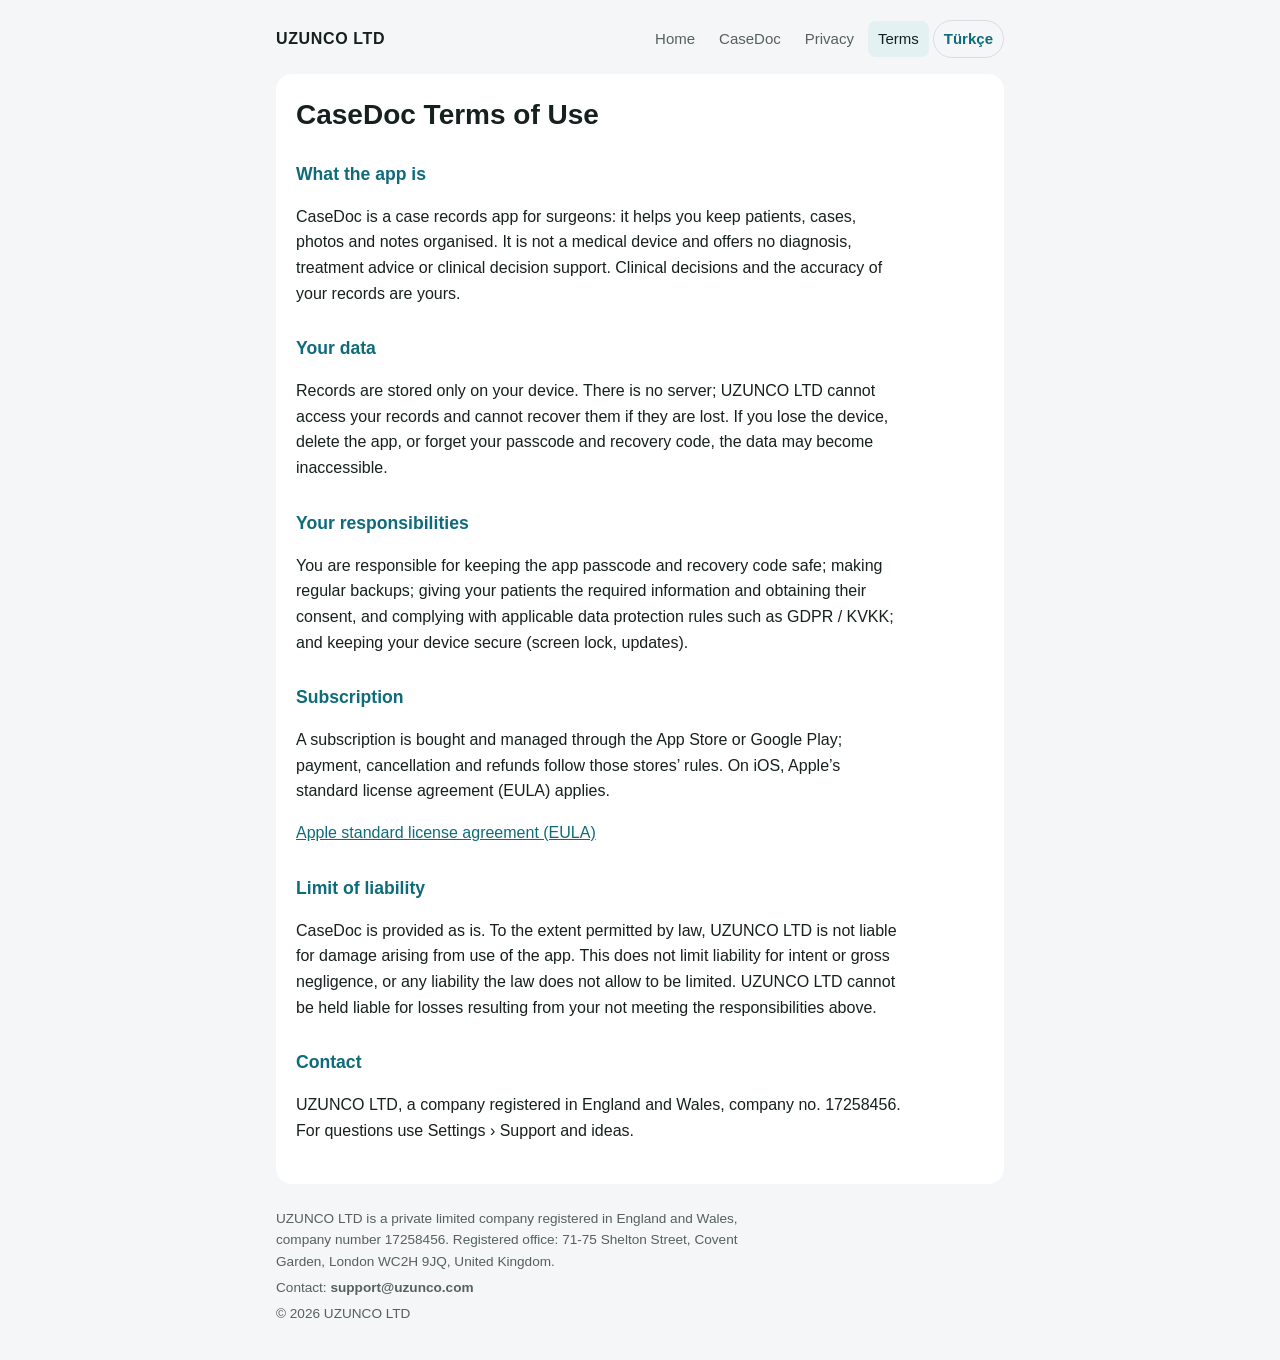
<file: casedoc/terms/index.html>
<!doctype html>
<html lang="en">
<head>
<meta charset="utf-8">
<meta name="viewport" content="width=device-width, initial-scale=1">
<title>CaseDoc Terms of Use</title>
<meta name="description" content="CaseDoc Terms of Use · UZUNCO LTD">
<meta name="robots" content="noindex">
<link rel="alternate" hreflang="en" href="../../casedoc/terms/">
<link rel="alternate" hreflang="tr" href="../../tr/casedoc/kosullar/">
<style>
:root{--bg:#F4F6F7;--card:#FFFFFF;--text:#16201F;--muted:#55605F;--accent:#0E6B7A;--line:#D9DFE0;--soft:#E3F1F3}
@media (prefers-color-scheme:dark){:root:not([data-theme="light"]){--bg:#0B1113;--card:#152022;--text:#EEF3F3;--muted:#A3B0B1;--accent:#5FC3D2;--line:#2A3739;--soft:#12282C;color-scheme:dark}}
*{box-sizing:border-box}
html{-webkit-text-size-adjust:100%}
body{margin:0;background:var(--bg);color:var(--text);font:16px/1.6 -apple-system,BlinkMacSystemFont,"Segoe UI",Roboto,"Helvetica Neue",Arial,sans-serif}
.wrap{max-width:760px;margin:0 auto;padding-inline:16px}
header{padding-block:20px 0;display:flex;align-items:center;justify-content:space-between;gap:12px;flex-wrap:wrap}
.co{font-weight:750;letter-spacing:.04em;color:var(--text);text-decoration:none}
nav{display:flex;gap:4px;flex-wrap:wrap;align-items:center}
nav a{color:var(--muted);text-decoration:none;padding:6px 10px;border-radius:8px;font-size:15px}
nav a[aria-current="page"]{color:var(--text);background:var(--soft)}
nav a.lang{color:var(--accent);border:1px solid var(--line);border-radius:999px;font-weight:600}
main{margin-block:16px 24px;padding:24px 20px;background:var(--card);border-radius:16px}
h1{font-size:1.75rem;line-height:1.2;margin:0 0 8px;text-wrap:balance}
h2{font-size:1.1rem;margin:28px 0 8px;color:var(--accent)}
.lead{font-size:1.1rem;color:var(--muted);margin:0 0 8px;max-width:60ch}
p,li{max-width:68ch}
ul{padding-left:1.2rem}
li{margin:4px 0}
a{color:var(--accent)}
.note{color:var(--muted);font-size:.95rem}
.mail{font-weight:600;user-select:all}
.table{overflow-x:auto;margin:12px 0}
table{border-collapse:collapse;width:100%;min-width:560px;font-size:.95rem}
th,td{border-top:1px solid var(--line);padding:8px 10px;text-align:left;vertical-align:top}
th{color:var(--muted);font-weight:600}
code{font:.9em ui-monospace,SFMono-Regular,Menlo,monospace;background:var(--soft);padding:1px 5px;border-radius:5px}
footer{padding-block:0 32px;color:var(--muted);font-size:.85rem}
footer p{margin:4px 0}
@media (max-width:480px){main{padding:20px 16px}}
</style>
</head>
<body>
<div class="wrap">
<header>
  <a class="co" href="../../">UZUNCO LTD</a>
  <nav><a href="../../">Home</a><a href="../../casedoc/">CaseDoc</a><a href="../../casedoc/privacy/">Privacy</a><a href="../../casedoc/terms/" aria-current="page">Terms</a><a class="lang" href="../../tr/casedoc/kosullar/" hreflang="tr">Türkçe</a></nav>
</header>
<main>
<h1>CaseDoc Terms of Use</h1>
<h2>What the app is</h2>
<p>CaseDoc is a case records app for surgeons: it helps you keep patients, cases, photos and notes organised. It is not a medical device and offers no diagnosis, treatment advice or clinical decision support. Clinical decisions and the accuracy of your records are yours.</p>
<h2>Your data</h2>
<p>Records are stored only on your device. There is no server; UZUNCO LTD cannot access your records and cannot recover them if they are lost. If you lose the device, delete the app, or forget your passcode and recovery code, the data may become inaccessible.</p>
<h2>Your responsibilities</h2>
<p>You are responsible for keeping the app passcode and recovery code safe; making regular backups; giving your patients the required information and obtaining their consent, and complying with applicable data protection rules such as GDPR / KVKK; and keeping your device secure (screen lock, updates).</p>
<h2>Subscription</h2>
<p>A subscription is bought and managed through the App Store or Google Play; payment, cancellation and refunds follow those stores’ rules. On iOS, Apple’s standard license agreement (EULA) applies.</p>
<p><a href="https://www.apple.com/legal/internet-services/itunes/dev/stdeula/">Apple standard license agreement (EULA)</a></p>
<h2>Limit of liability</h2>
<p>CaseDoc is provided as is. To the extent permitted by law, UZUNCO LTD is not liable for damage arising from use of the app. This does not limit liability for intent or gross negligence, or any liability the law does not allow to be limited. UZUNCO LTD cannot be held liable for losses resulting from your not meeting the responsibilities above.</p>
<h2>Contact</h2>
<p>UZUNCO LTD, a company registered in England and Wales, company no. 17258456. For questions use Settings › Support and ideas.</p>
</main>
<footer>
  <p>UZUNCO LTD is a private limited company registered in England and Wales, company number 17258456. Registered office: 71-75 Shelton Street, Covent Garden, London WC2H 9JQ, United Kingdom.</p>
  <p>Contact: <span class="mail">support@uzunco.com</span></p>
  <p>© 2026 UZUNCO LTD</p>
</footer>
</div>
</body>
</html>
</file>
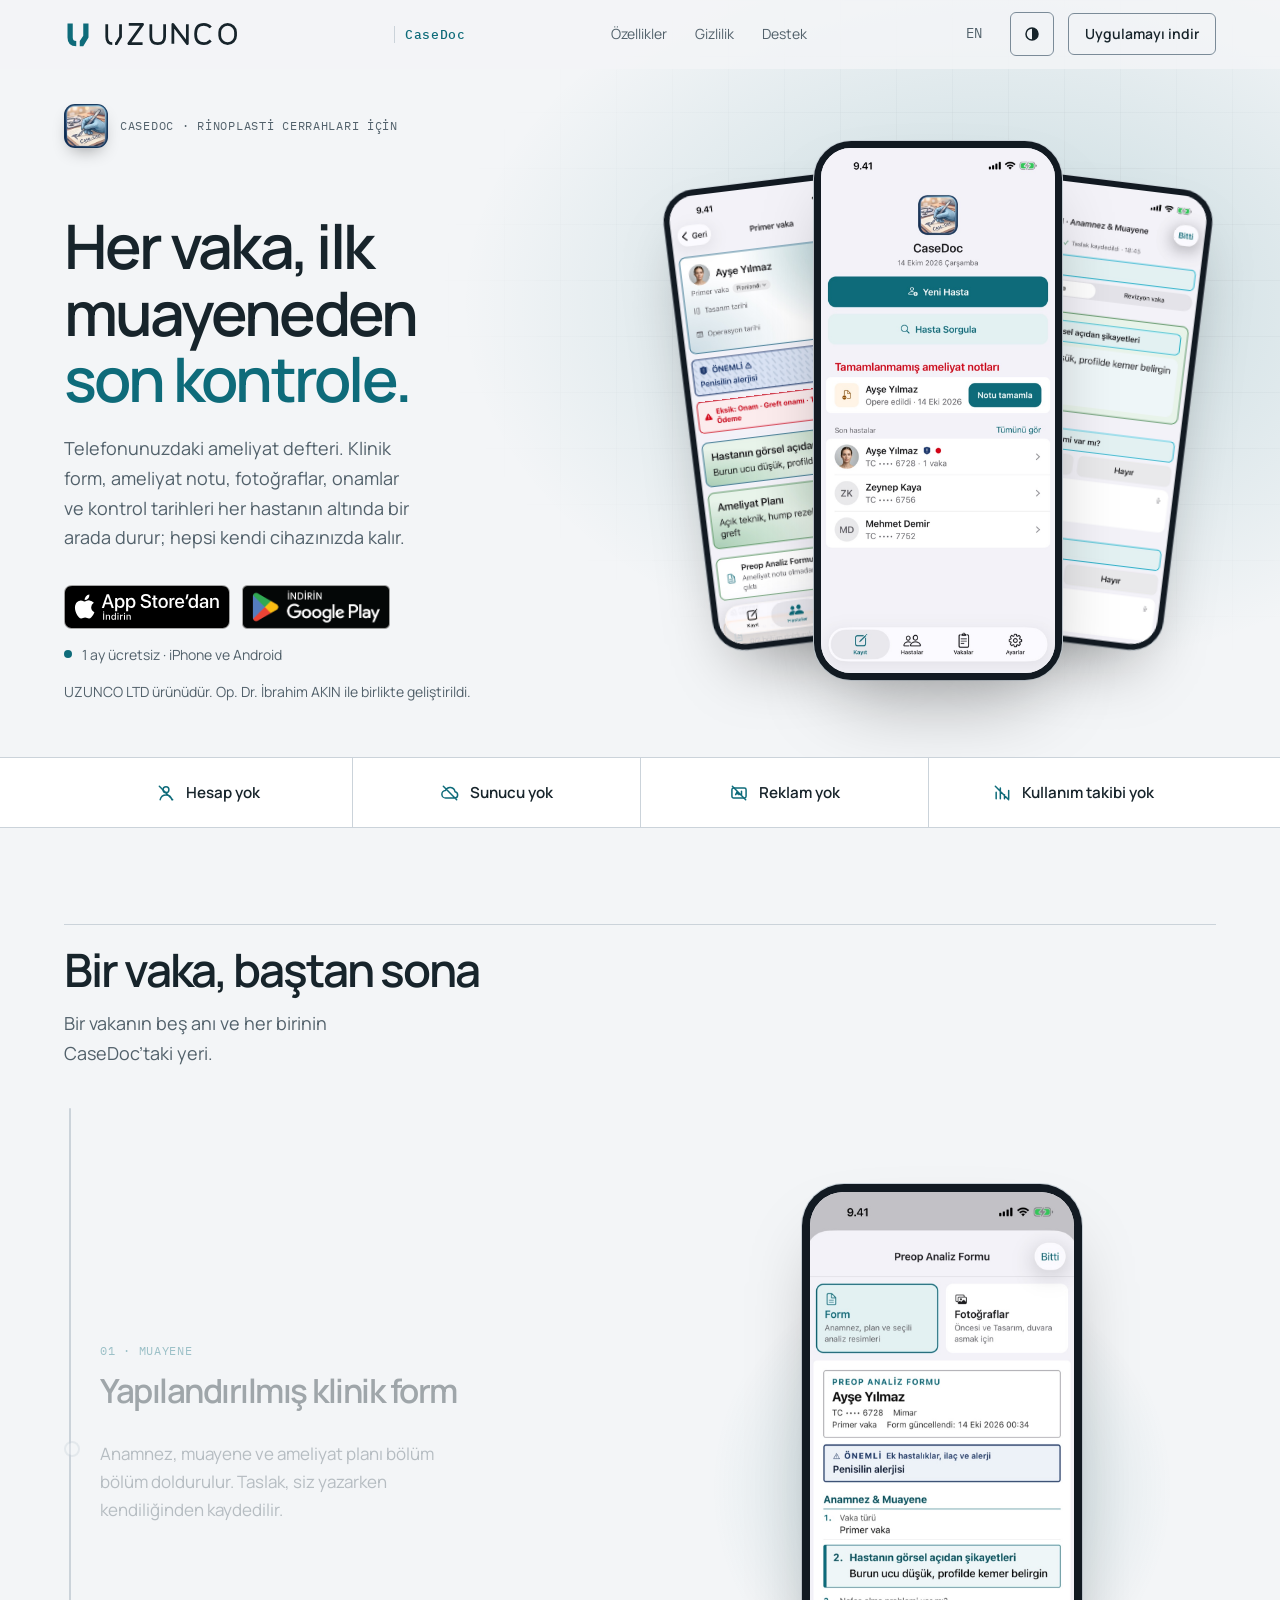
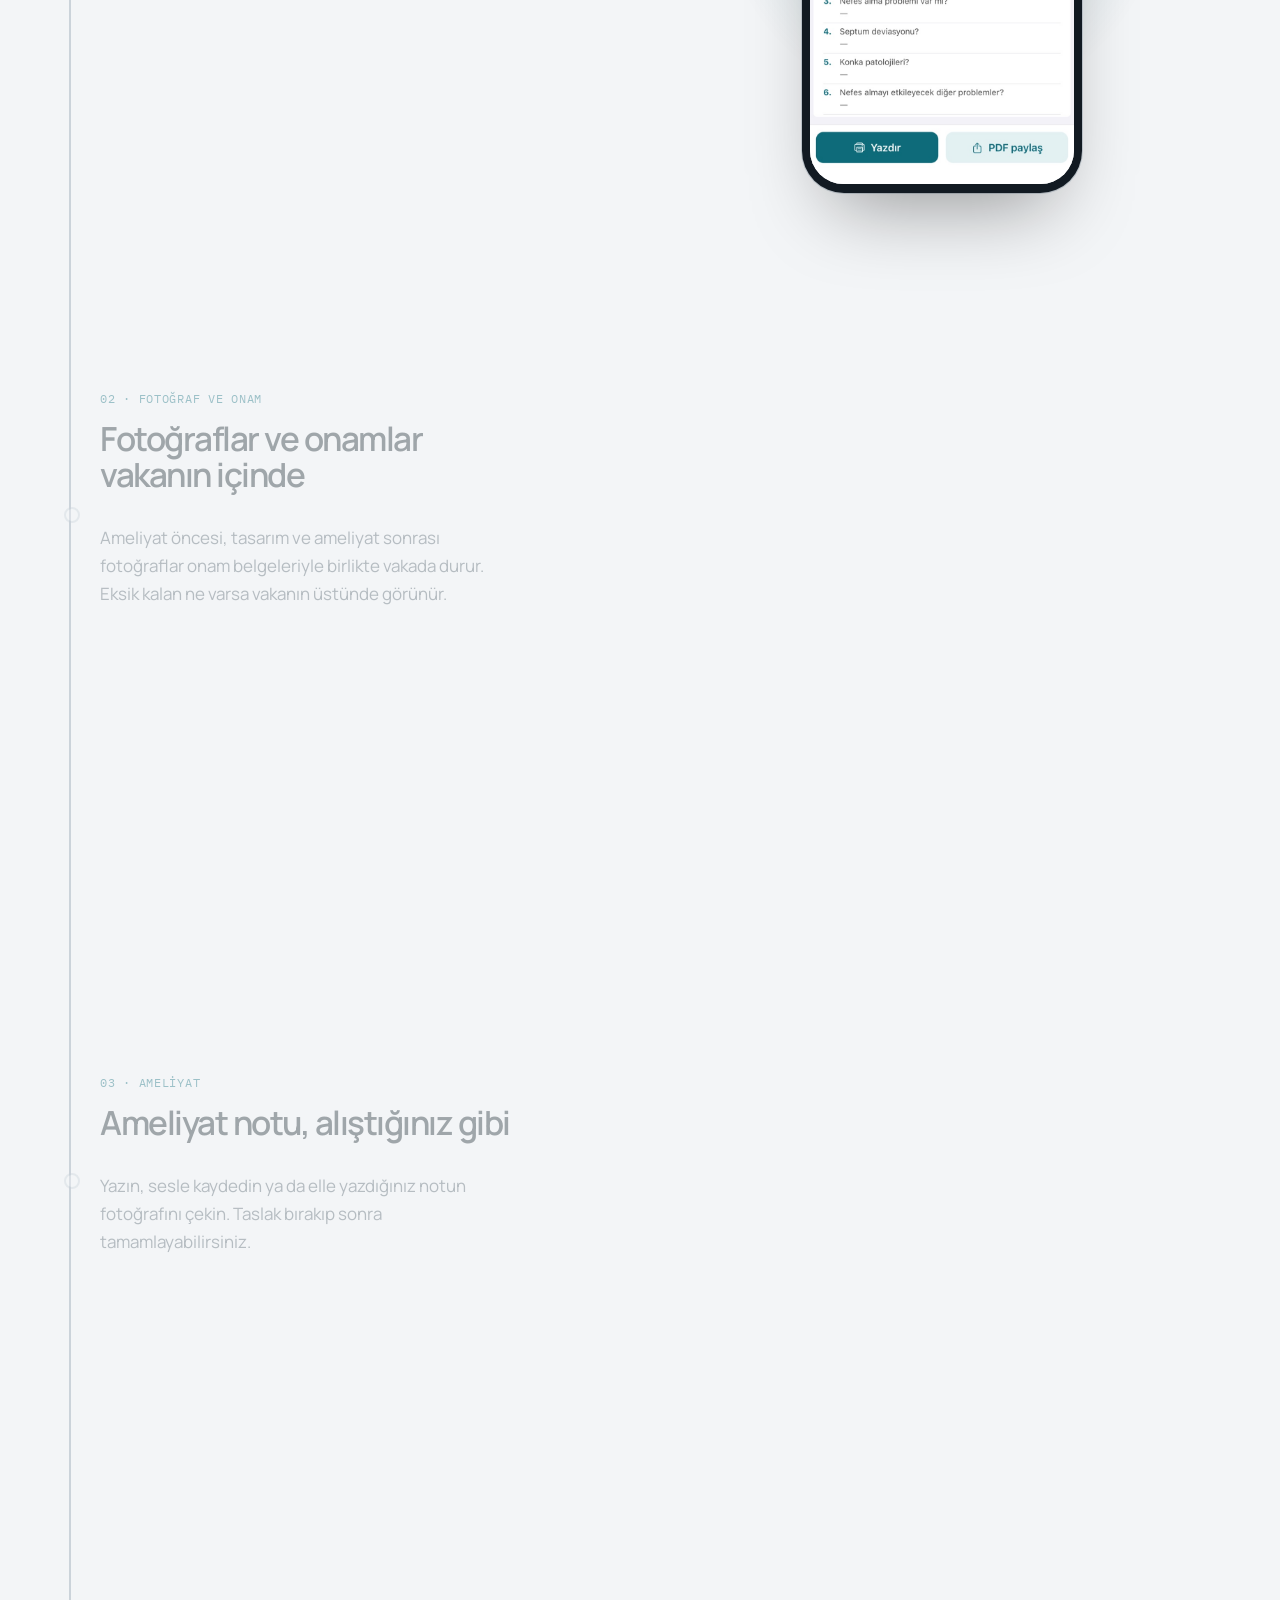
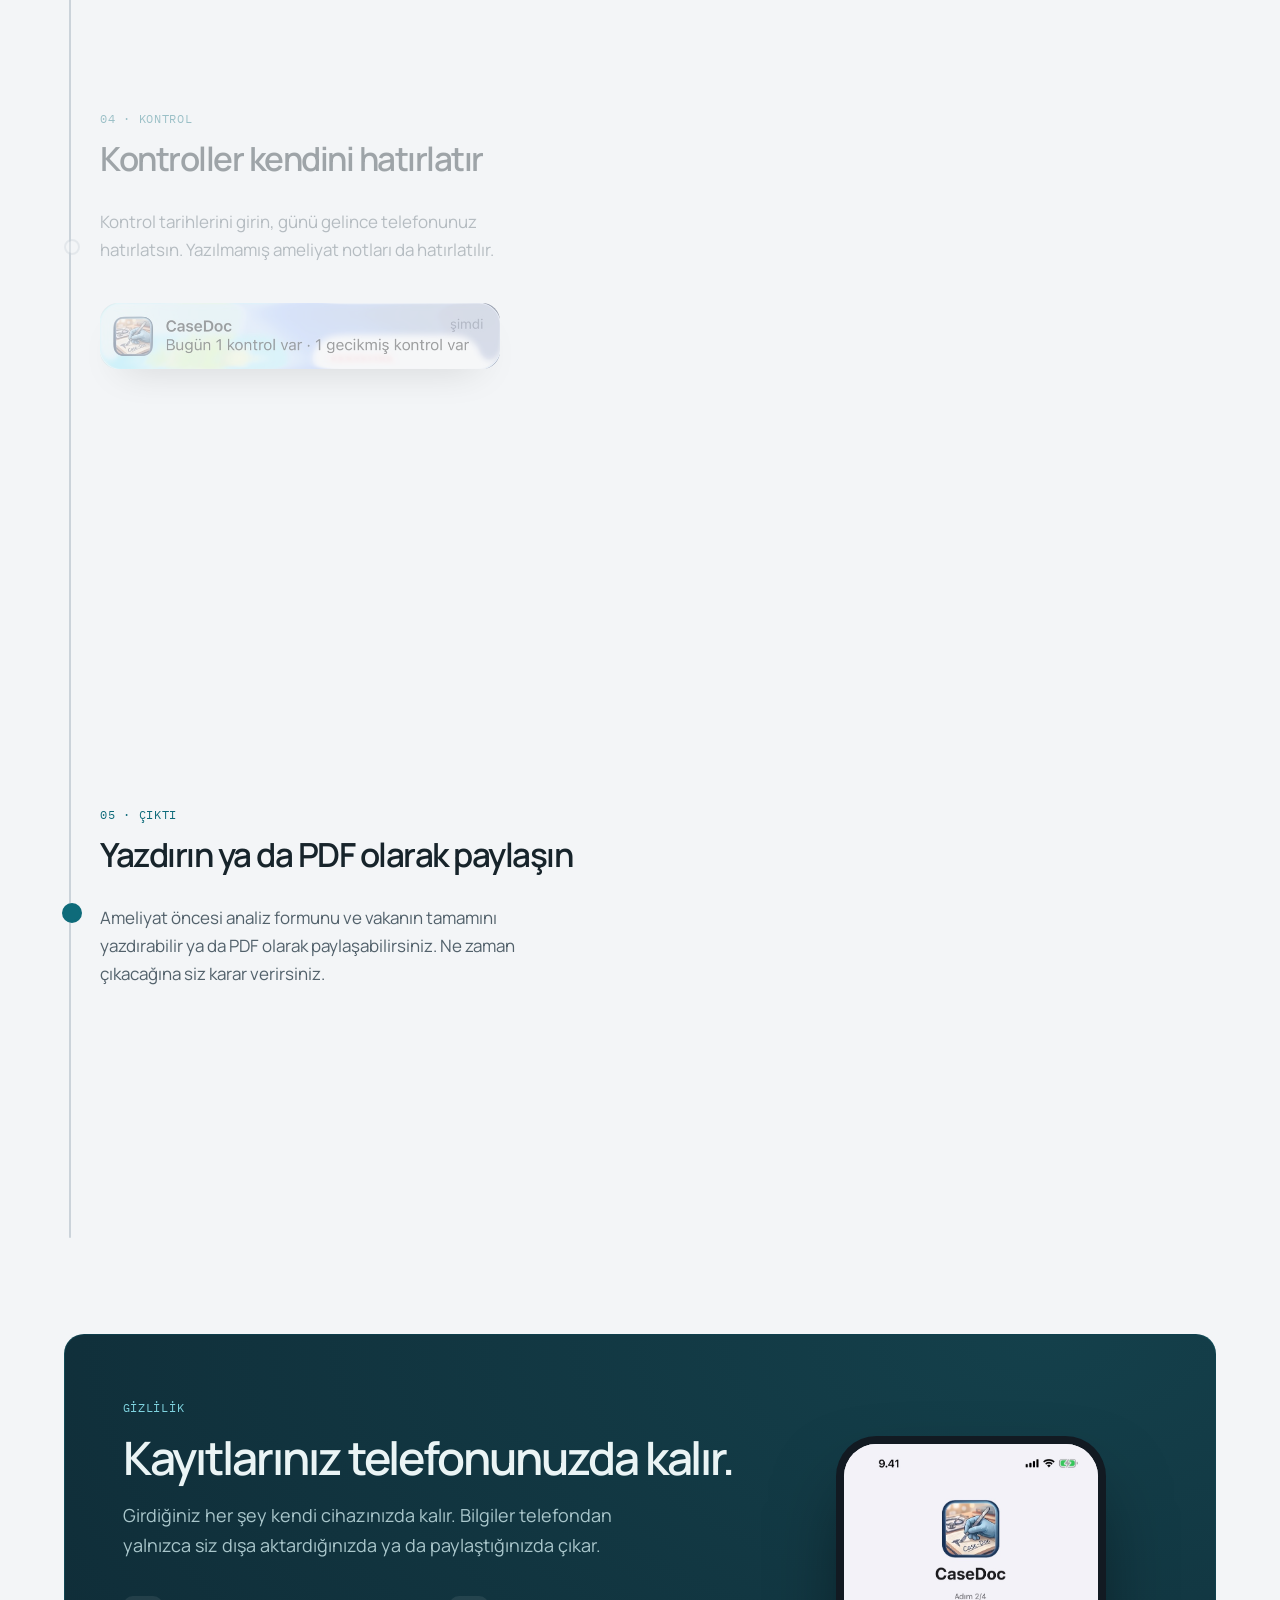
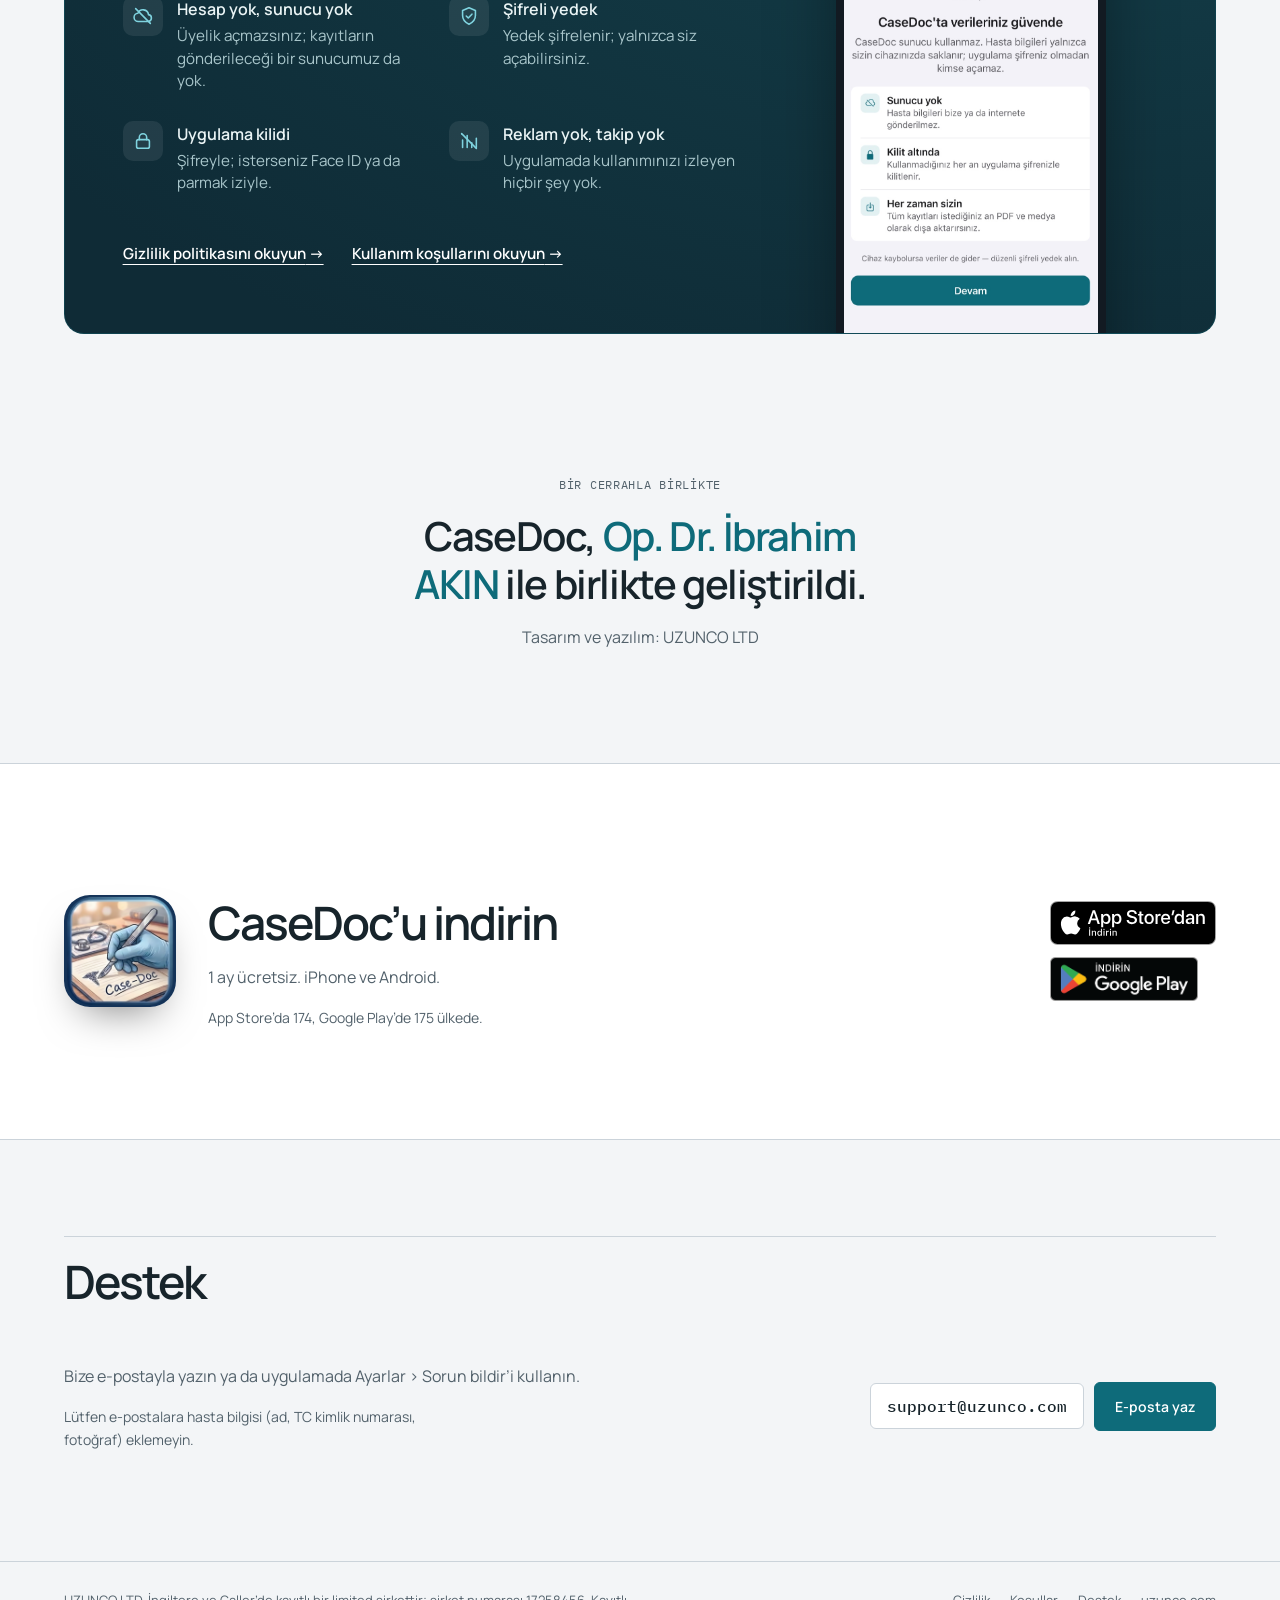
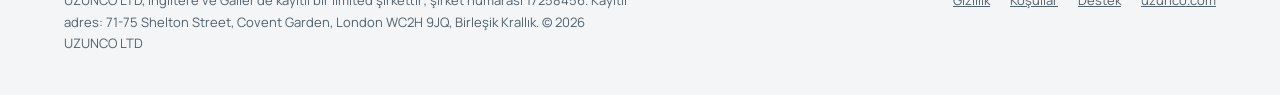
<file: tr/casedoc/index.html>
<!doctype html>
<html lang="tr">
  <head>
    <meta charset="utf-8" />
    <meta name="viewport" content="width=device-width, initial-scale=1" />
    <title>CaseDoc · Rinoplasti cerrahları için vaka defteri · UZUNCO</title>
    <meta name="description" content="CaseDoc, rinoplasti cerrahları için telefonda vaka defteri: klinik form, ameliyat notu, fotoğraflar, onamlar ve kontroller. Hesap yok, sunucu yok; kayıtlar cihazınızda kalır. 1 ay ücretsiz.">
    <link rel="canonical" href="https://uzunco.com/tr/casedoc/">
    <link rel="alternate" hreflang="en" href="https://uzunco.com/casedoc/">
    <link rel="alternate" hreflang="tr" href="https://uzunco.com/tr/casedoc/">
    <link rel="alternate" hreflang="x-default" href="https://uzunco.com/casedoc/">
    <meta property="og:title" content="CaseDoc · Rinoplasti cerrahları için vaka defteri · UZUNCO">
    <meta property="og:description" content="CaseDoc, rinoplasti cerrahları için telefonda vaka defteri: klinik form, ameliyat notu, fotoğraflar, onamlar ve kontroller. Hesap yok, sunucu yok; kayıtlar cihazınızda kalır. 1 ay ücretsiz.">
    <meta property="og:url" content="https://uzunco.com/tr/casedoc/">
    <meta property="og:type" content="website">
    <meta property="og:image" content="https://uzunco.com/og-tr.png">
    <meta property="og:image:width" content="1200">
    <meta property="og:image:height" content="630">
    <meta name="twitter:card" content="summary_large_image">
    <meta name="theme-color" content="#F3F5F7" media="(prefers-color-scheme: light)">
    <meta name="theme-color" content="#121A22" media="(prefers-color-scheme: dark)">
    <script>try{var t=localStorage.getItem('theme');if(t==='light'||t==='dark')document.documentElement.dataset.theme=t}catch(e){}</script>
    <link rel="icon" href="/favicon.svg" type="image/svg+xml" />
    <link rel="preconnect" href="https://fonts.googleapis.com" />
    <link rel="preconnect" href="https://fonts.gstatic.com" crossorigin />
    <link href="https://fonts.googleapis.com/css2?family=IBM+Plex+Mono:wght@400;500&amp;family=Manrope:wght@400;500;600;700&amp;display=swap" rel="stylesheet" />
    <script type="module" crossorigin src="/assets/index-Cy6f-WfJ.js"></script>
    <link rel="stylesheet" crossorigin href="/assets/index-DDDFe0F4.css">
  </head>
  <body>
    <div id="root"><link rel="preload" as="image" href="/img/casedoc/icon.png"/><link rel="preload" as="image" href="/img/casedoc/badges/apple-black-tr.svg"/><link rel="preload" as="image" href="/img/casedoc/badges/gp-tr-trim.png"/><link rel="preload" as="image" href="/img/casedoc/tr/mk2-case.jpg"/><link rel="preload" as="image" href="/img/casedoc/tr/appstore-03-form.jpg"/><link rel="preload" as="image" href="/img/casedoc/tr/mk2-today.jpg"/><div class="cd"><a class="skip" href="#main">İçeriğe geç</a><header class="nav"><div class="wrap nav-in"><a class="logo" href="/tr/" aria-label="UZUNCO"><svg class="logo-mark" viewBox="0 0 64 64" width="28" height="28" aria-hidden="true" focusable="false"><path fill="currentColor" d="M8 8H20V40Q20 48 28 48V60Q8 60 8 40ZM44 8H56V40L44 60H36V48L44 36Z"></path></svg><svg class="logo-word" viewBox="0 0 392 80" width="135" height="28" aria-hidden="true" focusable="false"><path d="M8 12V48Q8 68 24 68M32 68H36L48 48V12" fill="none" stroke="currentColor" stroke-width="8" stroke-linejoin="miter"></path><g fill="none" stroke="currentColor" stroke-width="8" stroke-linejoin="round"><path d="M72 12H112L72 68H112M136 12V48Q136 68 156 68Q176 68 176 48V12M200 68V12L242 68V12M310 21C304 14 298 12 290 12C274 12 266 23 266 40S274 68 290 68C298 68 304 65 310 59"></path><rect x="336" y="12" width="46" height="56" rx="23"></rect></g></svg></a><span class="sub">CaseDoc</span><nav aria-label="Menü"><ul class="nav-links"><li><a href="#features">Özellikler</a></li><li><a href="#privacy">Gizlilik</a></li><li><a href="#support">Destek</a></li></ul></nav><div class="nav-right"><a class="lang" href="/casedoc/" hrefLang="en" aria-label="English">EN</a><button class="theme-toggle" type="button" aria-label="Temayı değiştir" title="Temayı değiştir"><svg viewBox="0 0 24 24" width="18" height="18" aria-hidden="true" focusable="false"><circle cx="12" cy="12" r="8" fill="none" stroke="currentColor" stroke-width="2"></circle><path d="M12 4a8 8 0 0 1 0 16Z" fill="currentColor"></path></svg></button><a class="btn sm ghost" href="#get">Uygulamayı indir</a><details class="menu"><summary>Menü</summary><ul><li><a href="#features">Özellikler</a></li><li><a href="#privacy">Gizlilik</a></li><li><a href="#support">Destek</a></li></ul></details></div></div></header><main id="main"><div class="cd-hero"><div class="wrap"><div style="opacity:0;transform:translateY(14px)"><div class="cd-kicker"><img src="/img/casedoc/icon.png" alt="" width="40" height="40"/><span class="label">CaseDoc · Rinoplasti cerrahları için</span></div><h1>Her vaka, ilk muayeneden<!-- --> <em>son kontrole.</em></h1><p class="lede">Telefonunuzdaki ameliyat defteri. Klinik form, ameliyat notu, fotoğraflar, onamlar ve kontrol tarihleri her hastanın altında bir arada durur; hepsi kendi cihazınızda kalır.</p><div class="badges"><a href="https://apps.apple.com/app/id6816522271" target="_blank" rel="noopener noreferrer"><img src="/img/casedoc/badges/apple-black-tr.svg" alt="App Store’dan indirin" height="48"/></a><a href="https://play.google.com/store/apps/details?id=app.klinikdefter" target="_blank" rel="noopener noreferrer"><img src="/img/casedoc/badges/gp-tr-trim.png" alt="Google Play’den alın" height="48"/></a></div><p class="cd-note"><span class="dot" aria-hidden="true"></span>1 ay ücretsiz · iPhone ve Android</p><p class="cd-credit-line">UZUNCO LTD ürünüdür. Op. Dr. İbrahim AKIN ile birlikte geliştirildi.</p></div><div class="fan"><div class="slot p1"><div class="cd-phone float"><div class="screen"><img src="/img/casedoc/tr/mk2-case.jpg" alt="" loading="eager"/></div></div></div><div class="slot p3"><div class="cd-phone float"><div class="screen"><img src="/img/casedoc/tr/appstore-03-form.jpg" alt="" loading="eager"/></div></div></div><div class="slot p2"><div class="cd-phone float"><div class="screen"><img src="/img/casedoc/tr/mk2-today.jpg" alt="Örnek verilerle CaseDoc ana ekranı" loading="eager"/></div></div></div></div></div></div><section class="strip"><div class="wrap"><ul><li><svg viewBox="0 0 24 24" aria-hidden="true"><circle cx="12" cy="8" r="3.5"></circle><path d="M5 20c1-4 4-5.5 7-5.5s6 1.5 7 5.5M4 4l16 16"></path></svg><span>Hesap yok</span></li><li><svg viewBox="0 0 24 24" aria-hidden="true"><path d="M7 18a4.5 4.5 0 0 1-.5-9A6 6 0 0 1 18 10.5a3.8 3.8 0 0 1 0 7.5zM4 4l16 16"></path></svg><span>Sunucu yok</span></li><li><svg viewBox="0 0 24 24" aria-hidden="true"><rect x="3.5" y="6" width="17" height="12" rx="2"></rect><path d="M8 14l2-4 2 4M8.7 13h2.6M15 10v4M4 4l16 16"></path></svg><span>Reklam yok</span></li><li><svg viewBox="0 0 24 24" aria-hidden="true"><path d="M5 19V11M10 19V6M15 19v-5M20 19V9M4 4l16 16"></path></svg><span>Kullanım takibi yok</span></li></ul></div></section><section id="features"><div class="wrap"><div class="section-head" data-reveal="true" style="opacity:0;transform:translateY(12px)"><h2>Bir vaka, baştan sona</h2><p>Bir vakanın beş anı ve her birinin CaseDoc’taki yeri.</p></div><div class="cd-scene"><div class="cd-steps"><div class="cd-rail" aria-hidden="true"><i></i></div><article class="cd-step active"><span class="label">01 · Muayene</span><h3>Yapılandırılmış klinik form</h3><p>Anamnez, muayene ve ameliyat planı bölüm bölüm doldurulur. Taslak, siz yazarken kendiliğinden kaydedilir.</p><div class="cd-phone"><div class="screen"><img src="/img/casedoc/tr/appstore-03-form.jpg" alt="Yapılandırılmış klinik form" loading="lazy"/></div></div></article><article class="cd-step"><span class="label">02 · Fotoğraf ve onam</span><h3>Fotoğraflar ve onamlar vakanın içinde</h3><p>Ameliyat öncesi, tasarım ve ameliyat sonrası fotoğraflar onam belgeleriyle birlikte vakada durur. Eksik kalan ne varsa vakanın üstünde görünür.</p><div class="cd-phone"><div class="screen"><img src="/img/casedoc/tr/appstore-05-photos.jpg" alt="Fotoğraflar ve onamlar vakanın içinde" loading="lazy"/></div></div></article><article class="cd-step"><span class="label">03 · Ameliyat</span><h3>Ameliyat notu, alıştığınız gibi</h3><p>Yazın, sesle kaydedin ya da elle yazdığınız notun fotoğrafını çekin. Taslak bırakıp sonra tamamlayabilirsiniz.</p><div class="cd-phone"><div class="screen"><img src="/img/casedoc/tr/mk2-note1.jpg" alt="Ameliyat notu, alıştığınız gibi" loading="lazy"/></div></div></article><article class="cd-step"><span class="label">04 · Kontrol</span><h3>Kontroller kendini hatırlatır</h3><p>Kontrol tarihlerini girin, günü gelince telefonunuz hatırlatsın. Yazılmamış ameliyat notları da hatırlatılır.</p><img class="banner" src="/img/casedoc/tr/notif-banner.jpg" alt="CaseDoc kontrol hatırlatması" loading="lazy"/><div class="cd-phone"><div class="screen"><img src="/img/casedoc/tr/notif-lock.jpg" alt="Kontroller kendini hatırlatır" loading="lazy"/></div></div></article><article class="cd-step"><span class="label">05 · Çıktı</span><h3>Yazdırın ya da PDF olarak paylaşın</h3><p>Ameliyat öncesi analiz formunu ve vakanın tamamını yazdırabilir ya da PDF olarak paylaşabilirsiniz. Ne zaman çıkacağına siz karar verirsiniz.</p><div class="cd-phone"><div class="screen"><img src="/img/casedoc/tr/mk2-preop.jpg" alt="Yazdırın ya da PDF olarak paylaşın" loading="lazy"/></div></div></article></div><div class="cd-stage" aria-hidden="true"><div class="cd-phone"><div class="screen"><img src="/img/casedoc/tr/appstore-03-form.jpg" alt="" loading="lazy" class="on"/><img src="/img/casedoc/tr/appstore-05-photos.jpg" alt="" loading="lazy" class=""/><img src="/img/casedoc/tr/mk2-note1.jpg" alt="" loading="lazy" class=""/><img src="/img/casedoc/tr/notif-lock.jpg" alt="" loading="lazy" class=" bottom"/><img src="/img/casedoc/tr/mk2-preop.jpg" alt="" loading="lazy" class=""/></div></div></div></div></div></section><section id="privacy" style="padding-top:0"><div class="wrap"><div class="vault" data-reveal="true" style="opacity:0;transform:translateY(12px)"><div><span class="label">Gizlilik</span><h2>Kayıtlarınız telefonunuzda kalır.</h2><p class="lead">Girdiğiniz her şey kendi cihazınızda kalır. Bilgiler telefondan yalnızca siz dışa aktardığınızda ya da paylaştığınızda çıkar.</p><ul class="points"><li><svg viewBox="0 0 24 24" aria-hidden="true"><path pathLength="1" d="M7 18a4.5 4.5 0 0 1-.5-9A6 6 0 0 1 18 10.5a3.8 3.8 0 0 1 0 7.5z"></path><path pathLength="1" d="M4 4l16 16"></path></svg><div><b>Hesap yok, sunucu yok</b><span>Üyelik açmazsınız; kayıtların gönderileceği bir sunucumuz da yok.</span></div></li><li><svg viewBox="0 0 24 24" aria-hidden="true"><path pathLength="1" d="M12 3l7 3v5.5c0 4.3-2.9 7.6-7 9.5-4.1-1.9-7-5.2-7-9.5V6z"></path><path pathLength="1" d="M9 12l2.2 2.2L15.2 10"></path></svg><div><b>Şifreli yedek</b><span>Yedek şifrelenir; yalnızca siz açabilirsiniz.</span></div></li><li><svg viewBox="0 0 24 24" aria-hidden="true"><rect pathLength="1" x="5" y="10.5" width="14" height="9.5" rx="2"></rect><path pathLength="1" d="M8 10.5V8a4 4 0 0 1 8 0v2.5"></path></svg><div><b>Uygulama kilidi</b><span>Şifreyle; isterseniz Face ID ya da parmak iziyle.</span></div></li><li><svg viewBox="0 0 24 24" aria-hidden="true"><path pathLength="1" d="M5 19V11M10 19V6M15 19v-5M20 19V9"></path><path pathLength="1" d="M4 4l16 16"></path></svg><div><b>Reklam yok, takip yok</b><span>Uygulamada kullanımınızı izleyen hiçbir şey yok.</span></div></li></ul><div class="vault-links"><a href="/tr/casedoc/gizlilik/">Gizlilik politikasını okuyun<!-- --> →</a><a href="/tr/casedoc/kosullar/">Kullanım koşullarını okuyun<!-- --> →</a></div></div><div class="vault-phone"><div class="cd-phone"><div class="screen"><img src="/img/casedoc/tr/mk-01-welcome.jpg" alt="CaseDoc karşılama adımı: verileriniz cihazınızda kalır" loading="lazy"/></div></div></div></div></div></section><section class="credit"><div class="wrap" data-reveal="true" style="opacity:0;transform:translateY(12px)"><span class="label">Bir cerrahla birlikte</span><p class="big">CaseDoc,<!-- --> <em>Op. Dr. İbrahim AKIN</em> <!-- -->ile birlikte geliştirildi.</p><p class="by">Tasarım ve yazılım: UZUNCO LTD</p></div></section><section class="get" id="get"><div class="wrap" data-reveal="true" style="opacity:0;transform:translateY(12px)"><img class="icon" src="/img/casedoc/icon.png" alt="CaseDoc" width="96" height="96"/><div><h2>CaseDoc’u indirin</h2><p>1 ay ücretsiz. iPhone ve Android.</p><p class="avail">App Store’da 174, Google Play’de 175 ülkede.</p></div><div class="badges"><a href="https://apps.apple.com/app/id6816522271" target="_blank" rel="noopener noreferrer"><img src="/img/casedoc/badges/apple-black-tr.svg" alt="App Store’dan indirin" height="48"/></a><a href="https://play.google.com/store/apps/details?id=app.klinikdefter" target="_blank" rel="noopener noreferrer"><img src="/img/casedoc/badges/gp-tr-trim.png" alt="Google Play’den alın" height="48"/></a></div></div></section><section class="support" id="support"><div class="wrap"><div class="section-head" data-reveal="true" style="opacity:0;transform:translateY(12px)"><h2>Destek</h2></div><div class="box" data-reveal="true" style="opacity:0;transform:translateY(12px)"><div><p>Bize e-postayla yazın ya da uygulamada Ayarlar › Sorun bildir’i kullanın.</p><p class="note">Lütfen e-postalara hasta bilgisi (ad, TC kimlik numarası, fotoğraf) eklemeyin.</p></div><div class="mail"><code>support@uzunco.com</code><a class="btn" href="mailto:support@uzunco.com?subject=CaseDoc">E-posta yaz</a></div></div></div></section></main><footer><div class="wrap"><address>UZUNCO LTD, İngiltere ve Galler’de kayıtlı bir limited şirkettir; şirket numarası 17258456. Kayıtlı adres: 71-75 Shelton Street, Covent Garden, London WC2H 9JQ, Birleşik Krallık. © 2026 UZUNCO LTD</address><nav aria-label="Alt bağlantılar"><a href="/tr/casedoc/gizlilik/">Gizlilik</a><a href="/tr/casedoc/kosullar/">Koşullar</a><a href="#support">Destek</a><a href="/tr/">uzunco.com</a></nav></div></footer></div></div>
    <noscript><style>[data-reveal]{opacity:1!important;transform:none!important}</style></noscript>
  </body>
</html>
</file>
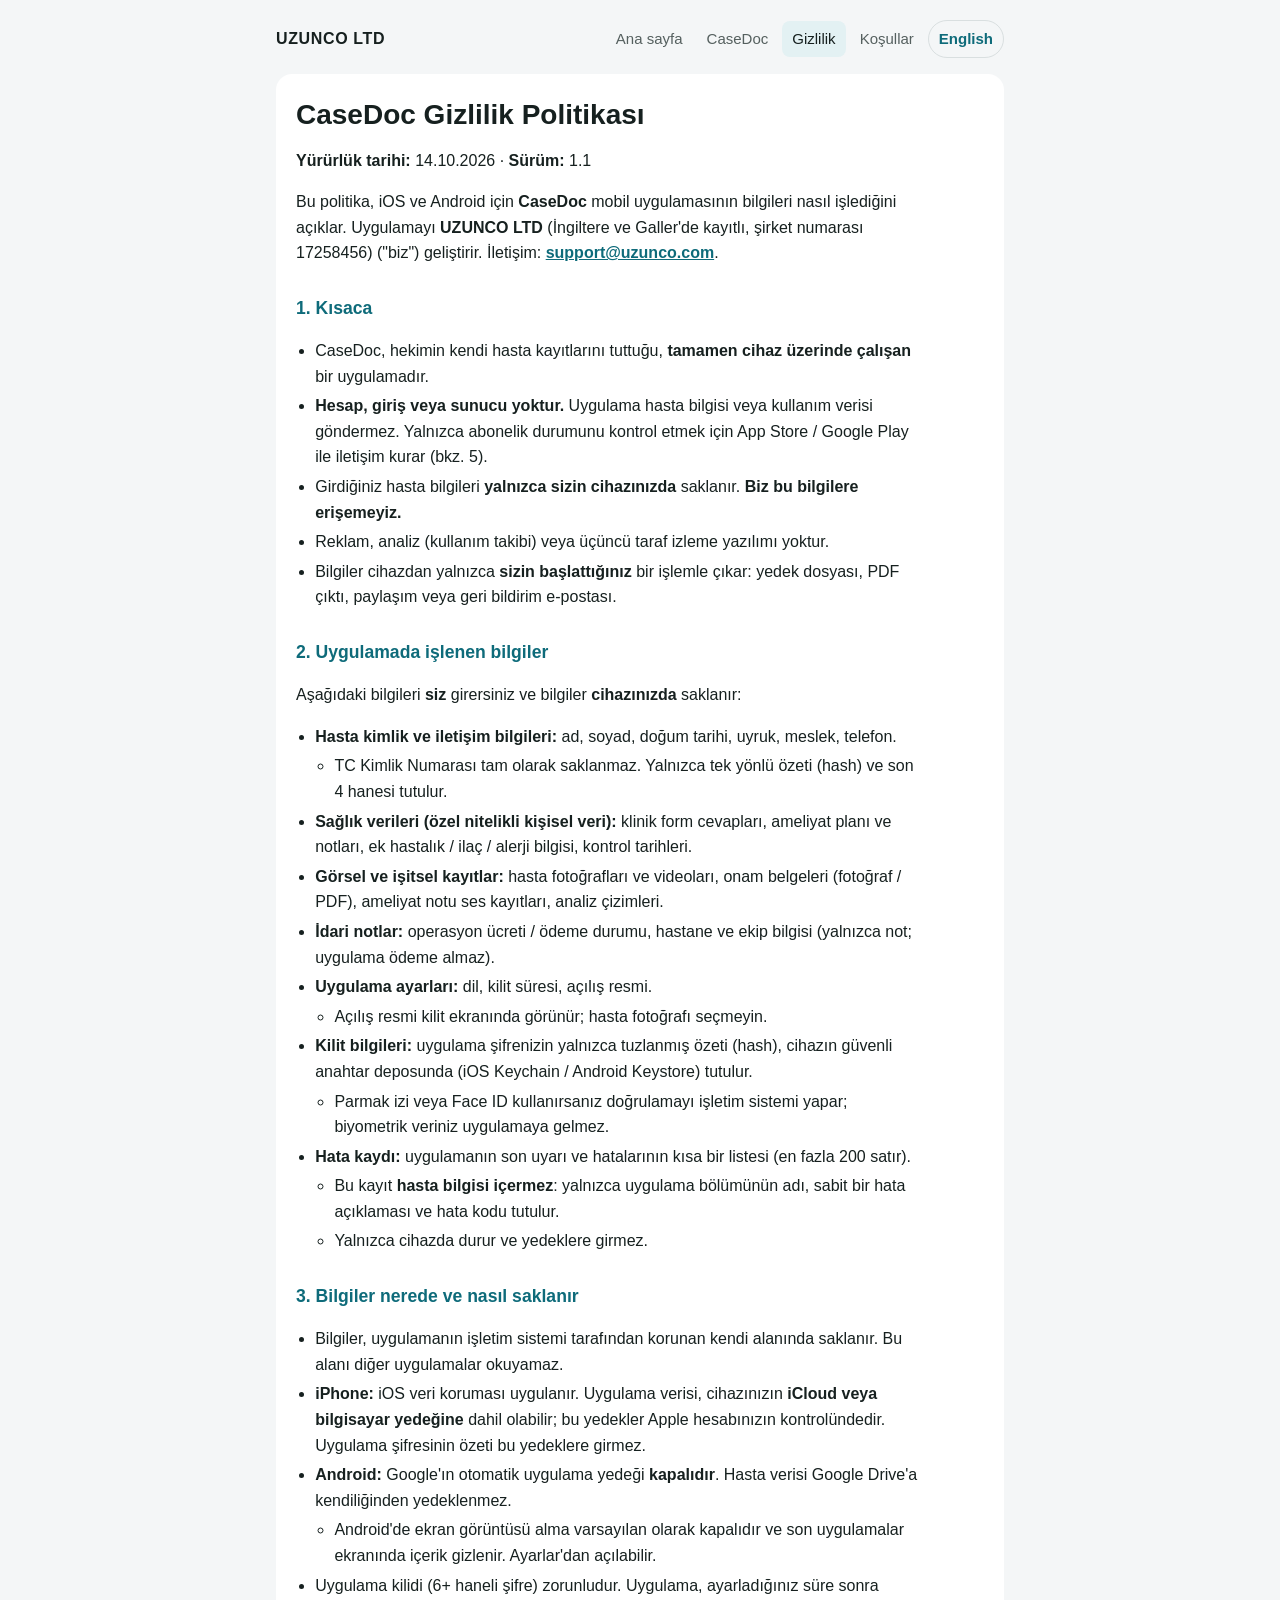
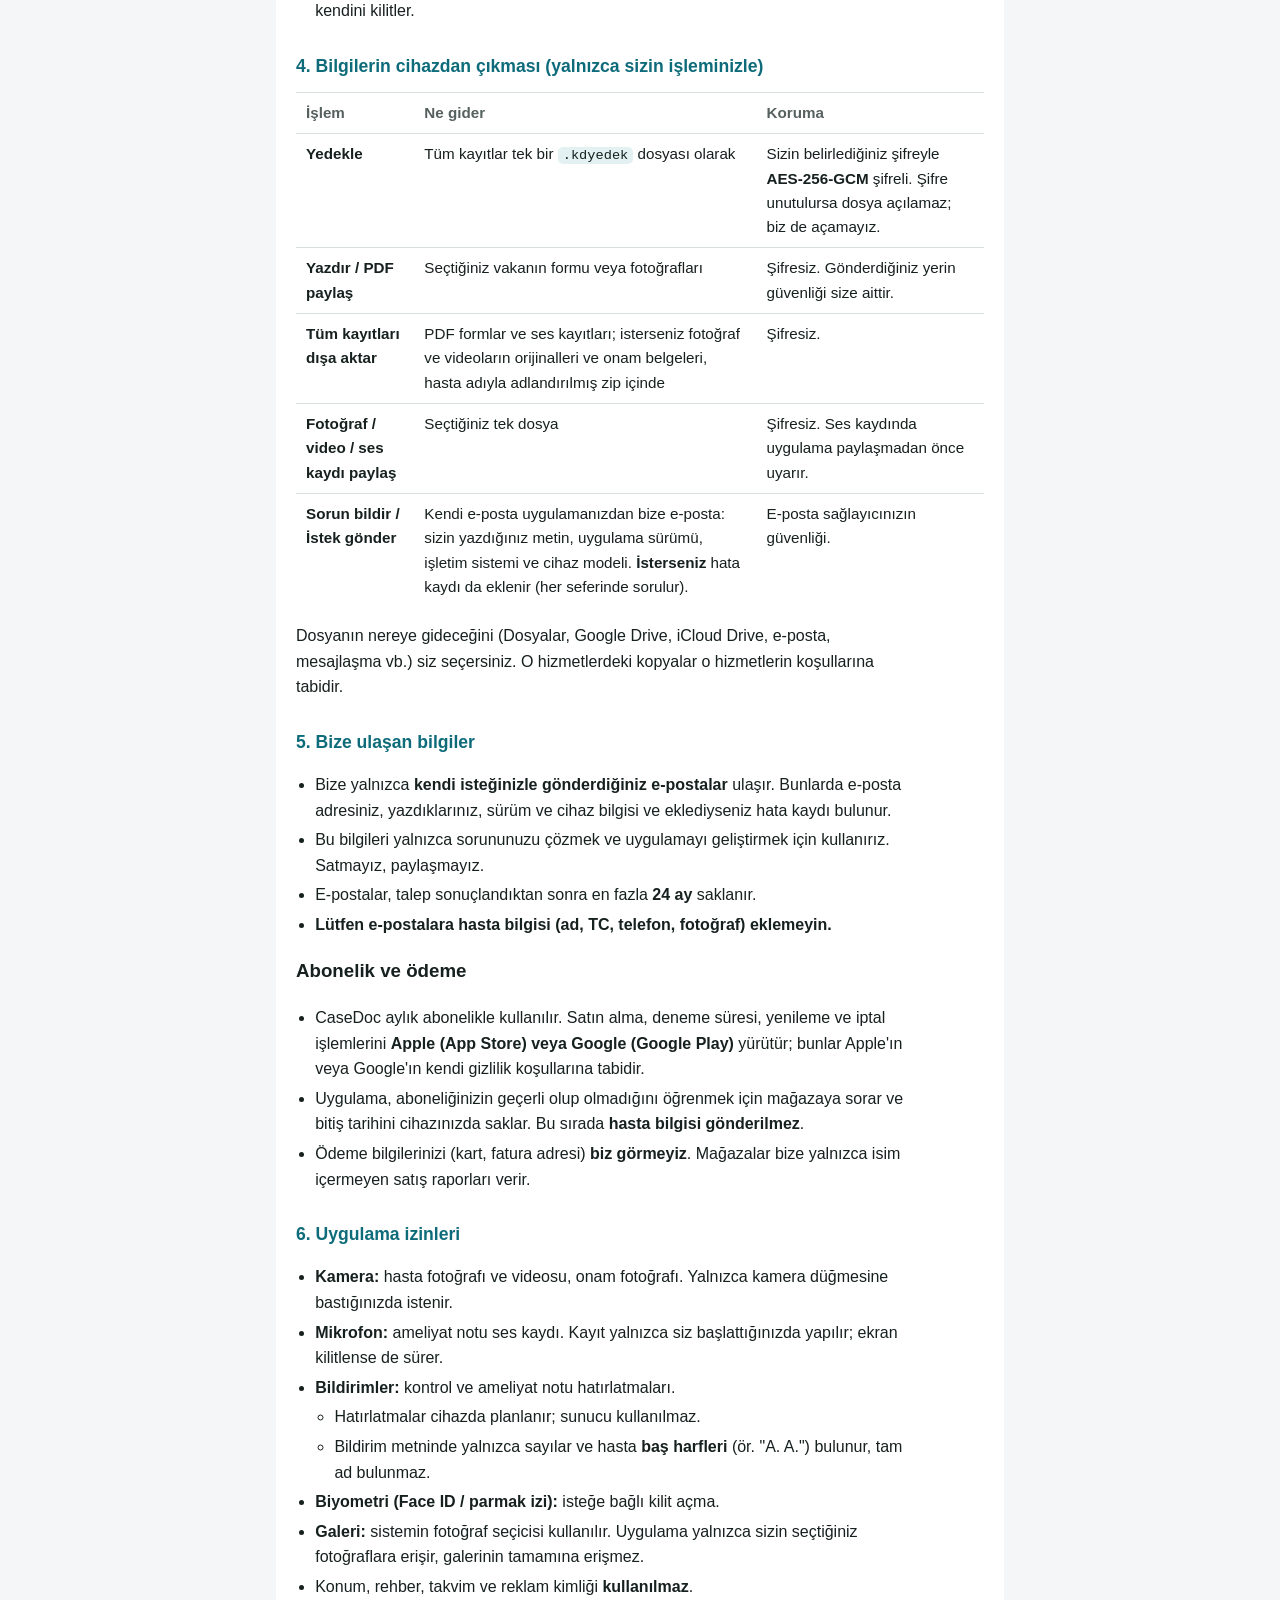
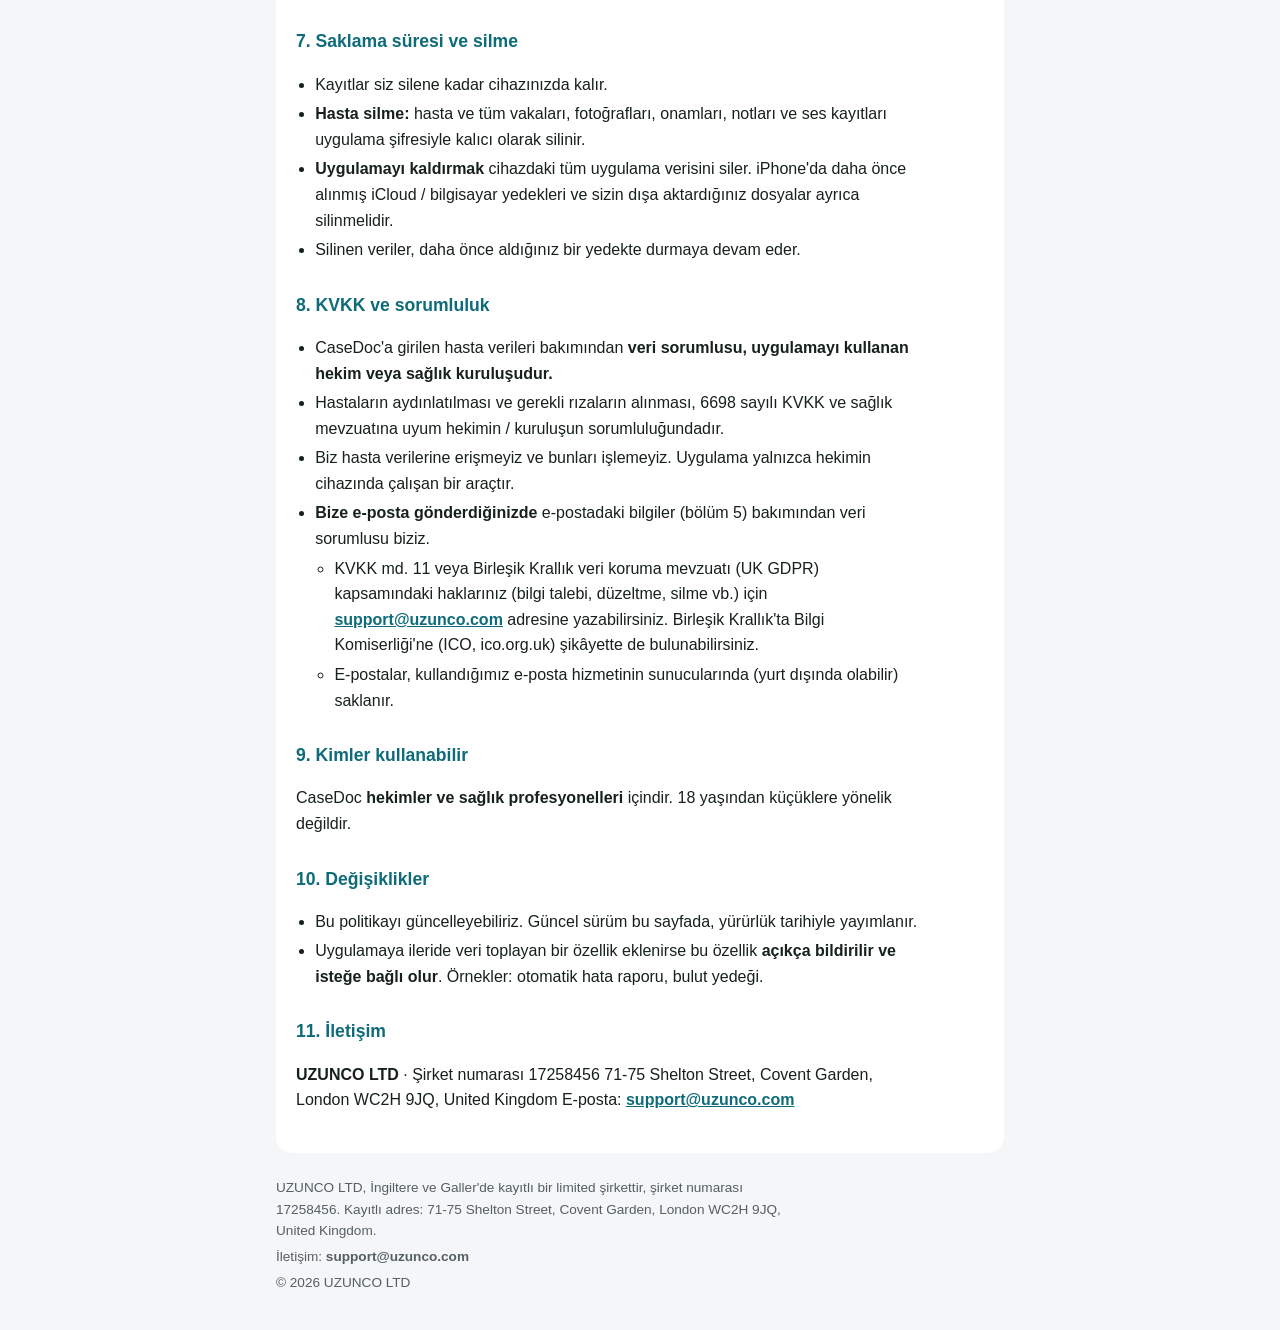
<file: tr/casedoc/gizlilik/index.html>
<!doctype html>
<html lang="tr">
<head>
<meta charset="utf-8">
<meta name="viewport" content="width=device-width, initial-scale=1">
<title>CaseDoc Gizlilik Politikası</title>
<meta name="description" content="CaseDoc Gizlilik Politikası · UZUNCO LTD">
<meta name="robots" content="noindex">
<link rel="alternate" hreflang="en" href="../../../casedoc/privacy/">
<link rel="alternate" hreflang="tr" href="../../../tr/casedoc/gizlilik/">
<style>
:root{--bg:#F4F6F7;--card:#FFFFFF;--text:#16201F;--muted:#55605F;--accent:#0E6B7A;--line:#D9DFE0;--soft:#E3F1F3}
@media (prefers-color-scheme:dark){:root:not([data-theme="light"]){--bg:#0B1113;--card:#152022;--text:#EEF3F3;--muted:#A3B0B1;--accent:#5FC3D2;--line:#2A3739;--soft:#12282C;color-scheme:dark}}
*{box-sizing:border-box}
html{-webkit-text-size-adjust:100%}
body{margin:0;background:var(--bg);color:var(--text);font:16px/1.6 -apple-system,BlinkMacSystemFont,"Segoe UI",Roboto,"Helvetica Neue",Arial,sans-serif}
.wrap{max-width:760px;margin:0 auto;padding-inline:16px}
header{padding-block:20px 0;display:flex;align-items:center;justify-content:space-between;gap:12px;flex-wrap:wrap}
.co{font-weight:750;letter-spacing:.04em;color:var(--text);text-decoration:none}
nav{display:flex;gap:4px;flex-wrap:wrap;align-items:center}
nav a{color:var(--muted);text-decoration:none;padding:6px 10px;border-radius:8px;font-size:15px}
nav a[aria-current="page"]{color:var(--text);background:var(--soft)}
nav a.lang{color:var(--accent);border:1px solid var(--line);border-radius:999px;font-weight:600}
main{margin-block:16px 24px;padding:24px 20px;background:var(--card);border-radius:16px}
h1{font-size:1.75rem;line-height:1.2;margin:0 0 8px;text-wrap:balance}
h2{font-size:1.1rem;margin:28px 0 8px;color:var(--accent)}
.lead{font-size:1.1rem;color:var(--muted);margin:0 0 8px;max-width:60ch}
p,li{max-width:68ch}
ul{padding-left:1.2rem}
li{margin:4px 0}
a{color:var(--accent)}
.note{color:var(--muted);font-size:.95rem}
.mail{font-weight:600;user-select:all}
.table{overflow-x:auto;margin:12px 0}
table{border-collapse:collapse;width:100%;min-width:560px;font-size:.95rem}
th,td{border-top:1px solid var(--line);padding:8px 10px;text-align:left;vertical-align:top}
th{color:var(--muted);font-weight:600}
code{font:.9em ui-monospace,SFMono-Regular,Menlo,monospace;background:var(--soft);padding:1px 5px;border-radius:5px}
footer{padding-block:0 32px;color:var(--muted);font-size:.85rem}
footer p{margin:4px 0}
@media (max-width:480px){main{padding:20px 16px}}
</style>
</head>
<body>
<div class="wrap">
<header>
  <a class="co" href="../../../tr/">UZUNCO LTD</a>
  <nav><a href="../../../tr/">Ana sayfa</a><a href="../../../tr/casedoc/">CaseDoc</a><a href="../../../tr/casedoc/gizlilik/" aria-current="page">Gizlilik</a><a href="../../../tr/casedoc/kosullar/">Koşullar</a><a class="lang" href="../../../casedoc/privacy/" hreflang="en">English</a></nav>
</header>
<main>
<h1>CaseDoc Gizlilik Politikası</h1>
<p><strong>Yürürlük tarihi:</strong> 14.10.2026 · <strong>Sürüm:</strong> 1.1</p>
<p>Bu politika, iOS ve Android için <strong>CaseDoc</strong> mobil uygulamasının bilgileri nasıl işlediğini açıklar. Uygulamayı <strong>UZUNCO LTD</strong> (İngiltere ve Galler&#39;de kayıtlı, şirket numarası 17258456) (&quot;biz&quot;) geliştirir. İletişim: <strong><a href="mailto:support@uzunco.com">support@uzunco.com</a></strong>.</p>
<h2>1. Kısaca</h2>
<ul>
<li>CaseDoc, hekimin kendi hasta kayıtlarını tuttuğu, <strong>tamamen cihaz üzerinde çalışan</strong> bir uygulamadır.</li>
<li><strong>Hesap, giriş veya sunucu yoktur.</strong> Uygulama hasta bilgisi veya kullanım verisi göndermez. Yalnızca abonelik durumunu kontrol etmek için App Store / Google Play ile iletişim kurar (bkz. 5).</li>
<li>Girdiğiniz hasta bilgileri <strong>yalnızca sizin cihazınızda</strong> saklanır. <strong>Biz bu bilgilere erişemeyiz.</strong></li>
<li>Reklam, analiz (kullanım takibi) veya üçüncü taraf izleme yazılımı yoktur.</li>
<li>Bilgiler cihazdan yalnızca <strong>sizin başlattığınız</strong> bir işlemle çıkar: yedek dosyası, PDF çıktı, paylaşım veya geri bildirim e-postası.</li>
</ul>
<h2>2. Uygulamada işlenen bilgiler</h2>
<p>Aşağıdaki bilgileri <strong>siz</strong> girersiniz ve bilgiler <strong>cihazınızda</strong> saklanır:</p>
<ul>
<li><strong>Hasta kimlik ve iletişim bilgileri:</strong> ad, soyad, doğum tarihi, uyruk, meslek, telefon.<ul>
<li>TC Kimlik Numarası tam olarak saklanmaz. Yalnızca tek yönlü özeti (hash) ve son 4 hanesi tutulur.</li>
</ul>
</li>
<li><strong>Sağlık verileri (özel nitelikli kişisel veri):</strong> klinik form cevapları, ameliyat planı ve notları, ek hastalık / ilaç / alerji bilgisi, kontrol tarihleri.</li>
<li><strong>Görsel ve işitsel kayıtlar:</strong> hasta fotoğrafları ve videoları, onam belgeleri (fotoğraf / PDF), ameliyat notu ses kayıtları, analiz çizimleri.</li>
<li><strong>İdari notlar:</strong> operasyon ücreti / ödeme durumu, hastane ve ekip bilgisi (yalnızca not; uygulama ödeme almaz).</li>
<li><strong>Uygulama ayarları:</strong> dil, kilit süresi, açılış resmi.<ul>
<li>Açılış resmi kilit ekranında görünür; hasta fotoğrafı seçmeyin.</li>
</ul>
</li>
<li><strong>Kilit bilgileri:</strong> uygulama şifrenizin yalnızca tuzlanmış özeti (hash), cihazın güvenli anahtar deposunda (iOS Keychain / Android Keystore) tutulur.<ul>
<li>Parmak izi veya Face ID kullanırsanız doğrulamayı işletim sistemi yapar; biyometrik veriniz uygulamaya gelmez.</li>
</ul>
</li>
<li><strong>Hata kaydı:</strong> uygulamanın son uyarı ve hatalarının kısa bir listesi (en fazla 200 satır).<ul>
<li>Bu kayıt <strong>hasta bilgisi içermez</strong>: yalnızca uygulama bölümünün adı, sabit bir hata açıklaması ve hata kodu tutulur.</li>
<li>Yalnızca cihazda durur ve yedeklere girmez.</li>
</ul>
</li>
</ul>
<h2>3. Bilgiler nerede ve nasıl saklanır</h2>
<ul>
<li>Bilgiler, uygulamanın işletim sistemi tarafından korunan kendi alanında saklanır. Bu alanı diğer uygulamalar okuyamaz.</li>
<li><strong>iPhone:</strong> iOS veri koruması uygulanır. Uygulama verisi, cihazınızın <strong>iCloud veya bilgisayar yedeğine</strong> dahil olabilir; bu yedekler Apple hesabınızın kontrolündedir. Uygulama şifresinin özeti bu yedeklere girmez.</li>
<li><strong>Android:</strong> Google&#39;ın otomatik uygulama yedeği <strong>kapalıdır</strong>. Hasta verisi Google Drive&#39;a kendiliğinden yedeklenmez.<ul>
<li>Android&#39;de ekran görüntüsü alma varsayılan olarak kapalıdır ve son uygulamalar ekranında içerik gizlenir. Ayarlar&#39;dan açılabilir.</li>
</ul>
</li>
<li>Uygulama kilidi (6+ haneli şifre) zorunludur. Uygulama, ayarladığınız süre sonra kendini kilitler.</li>
</ul>
<h2>4. Bilgilerin cihazdan çıkması (yalnızca sizin işleminizle)</h2>
<div class="table"><table>
<thead>
<tr>
<th>İşlem</th>
<th>Ne gider</th>
<th>Koruma</th>
</tr>
</thead>
<tbody><tr>
<td><strong>Yedekle</strong></td>
<td>Tüm kayıtlar tek bir <code>.kdyedek</code> dosyası olarak</td>
<td>Sizin belirlediğiniz şifreyle <strong>AES-256-GCM</strong> şifreli. Şifre unutulursa dosya açılamaz; biz de açamayız.</td>
</tr>
<tr>
<td><strong>Yazdır / PDF paylaş</strong></td>
<td>Seçtiğiniz vakanın formu veya fotoğrafları</td>
<td>Şifresiz. Gönderdiğiniz yerin güvenliği size aittir.</td>
</tr>
<tr>
<td><strong>Tüm kayıtları dışa aktar</strong></td>
<td>PDF formlar ve ses kayıtları; isterseniz fotoğraf ve videoların orijinalleri ve onam belgeleri, hasta adıyla adlandırılmış zip içinde</td>
<td>Şifresiz.</td>
</tr>
<tr>
<td><strong>Fotoğraf / video / ses kaydı paylaş</strong></td>
<td>Seçtiğiniz tek dosya</td>
<td>Şifresiz. Ses kaydında uygulama paylaşmadan önce uyarır.</td>
</tr>
<tr>
<td><strong>Sorun bildir / İstek gönder</strong></td>
<td>Kendi e-posta uygulamanızdan bize e-posta: sizin yazdığınız metin, uygulama sürümü, işletim sistemi ve cihaz modeli. <strong>İsterseniz</strong> hata kaydı da eklenir (her seferinde sorulur).</td>
<td>E-posta sağlayıcınızın güvenliği.</td>
</tr>
</tbody></table></div>
<p>Dosyanın nereye gideceğini (Dosyalar, Google Drive, iCloud Drive, e-posta, mesajlaşma vb.) siz seçersiniz. O hizmetlerdeki kopyalar o hizmetlerin koşullarına tabidir.</p>
<h2>5. Bize ulaşan bilgiler</h2>
<ul>
<li>Bize yalnızca <strong>kendi isteğinizle gönderdiğiniz e-postalar</strong> ulaşır. Bunlarda e-posta adresiniz, yazdıklarınız, sürüm ve cihaz bilgisi ve eklediyseniz hata kaydı bulunur.</li>
<li>Bu bilgileri yalnızca sorununuzu çözmek ve uygulamayı geliştirmek için kullanırız. Satmayız, paylaşmayız.</li>
<li>E-postalar, talep sonuçlandıktan sonra en fazla <strong>24 ay</strong> saklanır.</li>
<li><strong>Lütfen e-postalara hasta bilgisi (ad, TC, telefon, fotoğraf) eklemeyin.</strong></li>
</ul>
<h3>Abonelik ve ödeme</h3>
<ul>
<li>CaseDoc aylık abonelikle kullanılır. Satın alma, deneme süresi, yenileme ve iptal işlemlerini <strong>Apple (App Store) veya Google (Google Play)</strong> yürütür; bunlar Apple&#39;ın veya Google&#39;ın kendi gizlilik koşullarına tabidir.</li>
<li>Uygulama, aboneliğinizin geçerli olup olmadığını öğrenmek için mağazaya sorar ve bitiş tarihini cihazınızda saklar. Bu sırada <strong>hasta bilgisi gönderilmez</strong>.</li>
<li>Ödeme bilgilerinizi (kart, fatura adresi) <strong>biz görmeyiz</strong>. Mağazalar bize yalnızca isim içermeyen satış raporları verir.</li>
</ul>
<h2>6. Uygulama izinleri</h2>
<ul>
<li><strong>Kamera:</strong> hasta fotoğrafı ve videosu, onam fotoğrafı. Yalnızca kamera düğmesine bastığınızda istenir.</li>
<li><strong>Mikrofon:</strong> ameliyat notu ses kaydı. Kayıt yalnızca siz başlattığınızda yapılır; ekran kilitlense de sürer.</li>
<li><strong>Bildirimler:</strong> kontrol ve ameliyat notu hatırlatmaları.<ul>
<li>Hatırlatmalar cihazda planlanır; sunucu kullanılmaz.</li>
<li>Bildirim metninde yalnızca sayılar ve hasta <strong>baş harfleri</strong> (ör. &quot;A. A.&quot;) bulunur, tam ad bulunmaz.</li>
</ul>
</li>
<li><strong>Biyometri (Face ID / parmak izi):</strong> isteğe bağlı kilit açma.</li>
<li><strong>Galeri:</strong> sistemin fotoğraf seçicisi kullanılır. Uygulama yalnızca sizin seçtiğiniz fotoğraflara erişir, galerinin tamamına erişmez.</li>
<li>Konum, rehber, takvim ve reklam kimliği <strong>kullanılmaz</strong>.</li>
</ul>
<h2>7. Saklama süresi ve silme</h2>
<ul>
<li>Kayıtlar siz silene kadar cihazınızda kalır.</li>
<li><strong>Hasta silme:</strong> hasta ve tüm vakaları, fotoğrafları, onamları, notları ve ses kayıtları uygulama şifresiyle kalıcı olarak silinir.</li>
<li><strong>Uygulamayı kaldırmak</strong> cihazdaki tüm uygulama verisini siler. iPhone&#39;da daha önce alınmış iCloud / bilgisayar yedekleri ve sizin dışa aktardığınız dosyalar ayrıca silinmelidir.</li>
<li>Silinen veriler, daha önce aldığınız bir yedekte durmaya devam eder.</li>
</ul>
<h2>8. KVKK ve sorumluluk</h2>
<ul>
<li>CaseDoc&#39;a girilen hasta verileri bakımından <strong>veri sorumlusu, uygulamayı kullanan hekim veya sağlık kuruluşudur.</strong></li>
<li>Hastaların aydınlatılması ve gerekli rızaların alınması, 6698 sayılı KVKK ve sağlık mevzuatına uyum hekimin / kuruluşun sorumluluğundadır.</li>
<li>Biz hasta verilerine erişmeyiz ve bunları işlemeyiz. Uygulama yalnızca hekimin cihazında çalışan bir araçtır.</li>
<li><strong>Bize e-posta gönderdiğinizde</strong> e-postadaki bilgiler (bölüm 5) bakımından veri sorumlusu biziz.<ul>
<li>KVKK md. 11 veya Birleşik Krallık veri koruma mevzuatı (UK GDPR) kapsamındaki haklarınız (bilgi talebi, düzeltme, silme vb.) için <strong><a href="mailto:support@uzunco.com">support@uzunco.com</a></strong> adresine yazabilirsiniz. Birleşik Krallık&#39;ta Bilgi Komiserliği&#39;ne (ICO, ico.org.uk) şikâyette de bulunabilirsiniz.</li>
<li>E-postalar, kullandığımız e-posta hizmetinin sunucularında (yurt dışında olabilir) saklanır.</li>
</ul>
</li>
</ul>
<h2>9. Kimler kullanabilir</h2>
<p>CaseDoc <strong>hekimler ve sağlık profesyonelleri</strong> içindir. 18 yaşından küçüklere yönelik değildir.</p>
<h2>10. Değişiklikler</h2>
<ul>
<li>Bu politikayı güncelleyebiliriz. Güncel sürüm bu sayfada, yürürlük tarihiyle yayımlanır.</li>
<li>Uygulamaya ileride veri toplayan bir özellik eklenirse bu özellik <strong>açıkça bildirilir ve isteğe bağlı olur</strong>. Örnekler: otomatik hata raporu, bulut yedeği.</li>
</ul>
<h2>11. İletişim</h2>
<p><strong>UZUNCO LTD</strong> · Şirket numarası 17258456
71-75 Shelton Street, Covent Garden, London WC2H 9JQ, United Kingdom
E-posta: <strong><a href="mailto:support@uzunco.com">support@uzunco.com</a></strong></p>

</main>
<footer>
  <p>UZUNCO LTD, İngiltere ve Galler'de kayıtlı bir limited şirkettir, şirket numarası 17258456. Kayıtlı adres: 71-75 Shelton Street, Covent Garden, London WC2H 9JQ, United Kingdom.</p>
  <p>İletişim: <span class="mail">support@uzunco.com</span></p>
  <p>© 2026 UZUNCO LTD</p>
</footer>
</div>
</body>
</html>
</file>
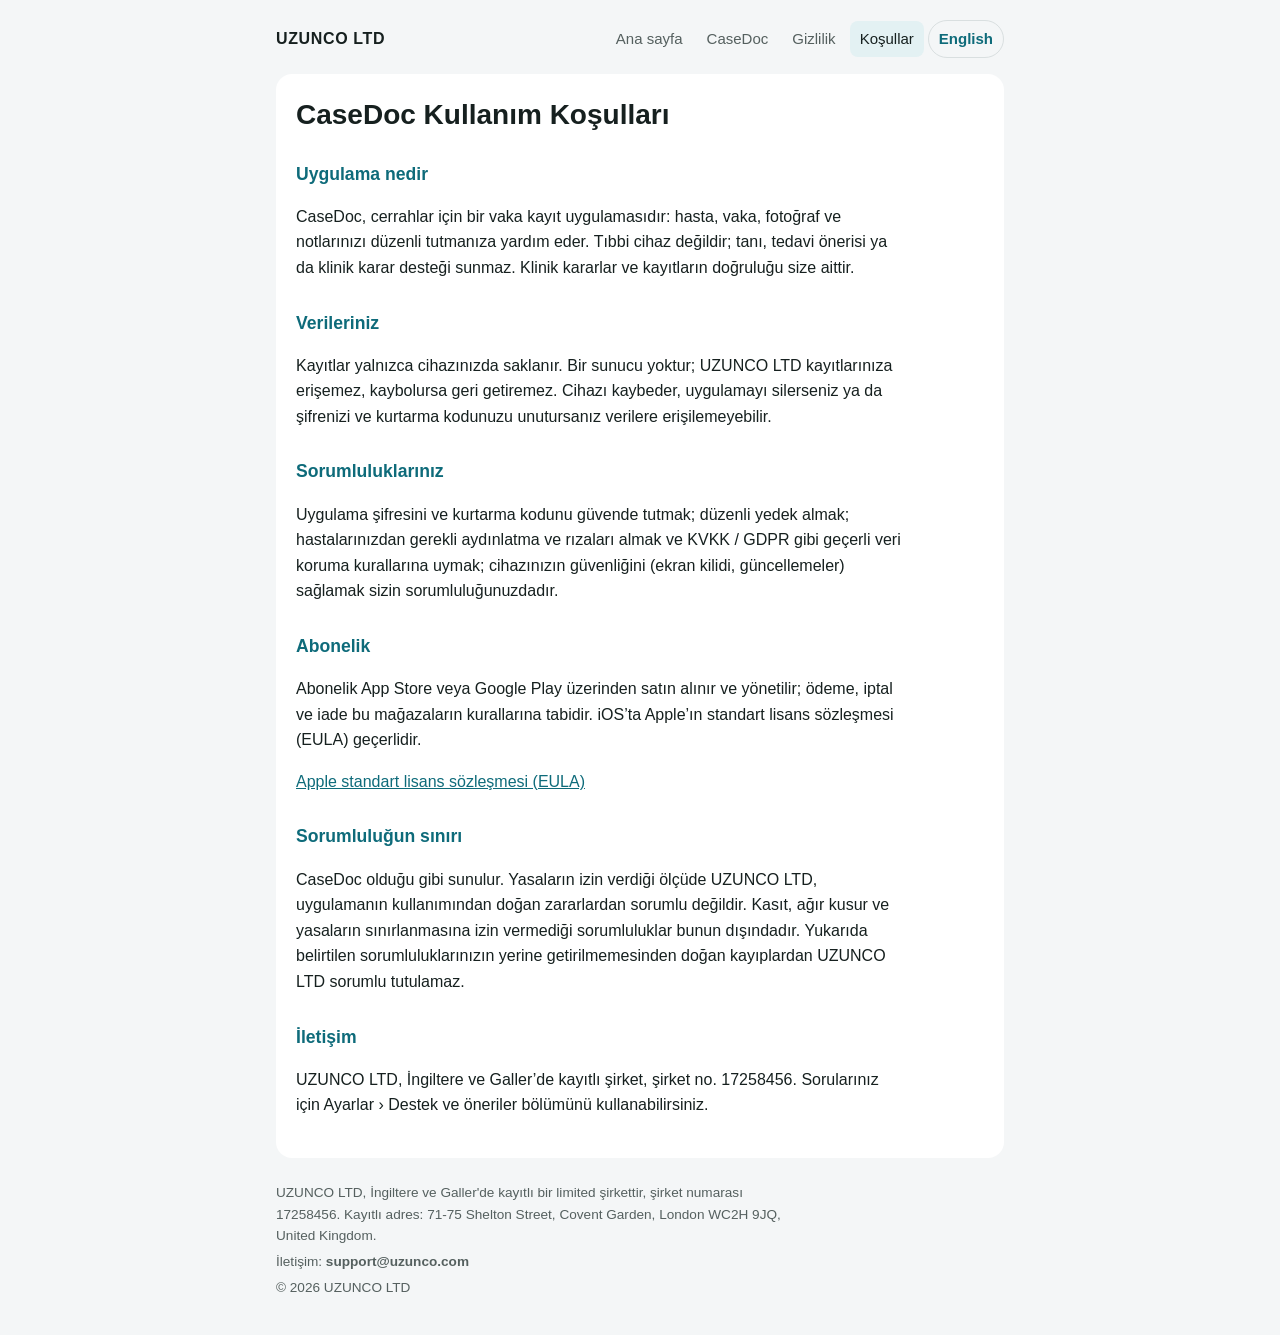
<file: tr/casedoc/kosullar/index.html>
<!doctype html>
<html lang="tr">
<head>
<meta charset="utf-8">
<meta name="viewport" content="width=device-width, initial-scale=1">
<title>CaseDoc Kullanım Koşulları</title>
<meta name="description" content="CaseDoc Kullanım Koşulları · UZUNCO LTD">
<meta name="robots" content="noindex">
<link rel="alternate" hreflang="en" href="../../../casedoc/terms/">
<link rel="alternate" hreflang="tr" href="../../../tr/casedoc/kosullar/">
<style>
:root{--bg:#F4F6F7;--card:#FFFFFF;--text:#16201F;--muted:#55605F;--accent:#0E6B7A;--line:#D9DFE0;--soft:#E3F1F3}
@media (prefers-color-scheme:dark){:root:not([data-theme="light"]){--bg:#0B1113;--card:#152022;--text:#EEF3F3;--muted:#A3B0B1;--accent:#5FC3D2;--line:#2A3739;--soft:#12282C;color-scheme:dark}}
*{box-sizing:border-box}
html{-webkit-text-size-adjust:100%}
body{margin:0;background:var(--bg);color:var(--text);font:16px/1.6 -apple-system,BlinkMacSystemFont,"Segoe UI",Roboto,"Helvetica Neue",Arial,sans-serif}
.wrap{max-width:760px;margin:0 auto;padding-inline:16px}
header{padding-block:20px 0;display:flex;align-items:center;justify-content:space-between;gap:12px;flex-wrap:wrap}
.co{font-weight:750;letter-spacing:.04em;color:var(--text);text-decoration:none}
nav{display:flex;gap:4px;flex-wrap:wrap;align-items:center}
nav a{color:var(--muted);text-decoration:none;padding:6px 10px;border-radius:8px;font-size:15px}
nav a[aria-current="page"]{color:var(--text);background:var(--soft)}
nav a.lang{color:var(--accent);border:1px solid var(--line);border-radius:999px;font-weight:600}
main{margin-block:16px 24px;padding:24px 20px;background:var(--card);border-radius:16px}
h1{font-size:1.75rem;line-height:1.2;margin:0 0 8px;text-wrap:balance}
h2{font-size:1.1rem;margin:28px 0 8px;color:var(--accent)}
.lead{font-size:1.1rem;color:var(--muted);margin:0 0 8px;max-width:60ch}
p,li{max-width:68ch}
ul{padding-left:1.2rem}
li{margin:4px 0}
a{color:var(--accent)}
.note{color:var(--muted);font-size:.95rem}
.mail{font-weight:600;user-select:all}
.table{overflow-x:auto;margin:12px 0}
table{border-collapse:collapse;width:100%;min-width:560px;font-size:.95rem}
th,td{border-top:1px solid var(--line);padding:8px 10px;text-align:left;vertical-align:top}
th{color:var(--muted);font-weight:600}
code{font:.9em ui-monospace,SFMono-Regular,Menlo,monospace;background:var(--soft);padding:1px 5px;border-radius:5px}
footer{padding-block:0 32px;color:var(--muted);font-size:.85rem}
footer p{margin:4px 0}
@media (max-width:480px){main{padding:20px 16px}}
</style>
</head>
<body>
<div class="wrap">
<header>
  <a class="co" href="../../../tr/">UZUNCO LTD</a>
  <nav><a href="../../../tr/">Ana sayfa</a><a href="../../../tr/casedoc/">CaseDoc</a><a href="../../../tr/casedoc/gizlilik/">Gizlilik</a><a href="../../../tr/casedoc/kosullar/" aria-current="page">Koşullar</a><a class="lang" href="../../../casedoc/terms/" hreflang="en">English</a></nav>
</header>
<main>
<h1>CaseDoc Kullanım Koşulları</h1>
<h2>Uygulama nedir</h2>
<p>CaseDoc, cerrahlar için bir vaka kayıt uygulamasıdır: hasta, vaka, fotoğraf ve notlarınızı düzenli tutmanıza yardım eder. Tıbbi cihaz değildir; tanı, tedavi önerisi ya da klinik karar desteği sunmaz. Klinik kararlar ve kayıtların doğruluğu size aittir.</p>
<h2>Verileriniz</h2>
<p>Kayıtlar yalnızca cihazınızda saklanır. Bir sunucu yoktur; UZUNCO LTD kayıtlarınıza erişemez, kaybolursa geri getiremez. Cihazı kaybeder, uygulamayı silerseniz ya da şifrenizi ve kurtarma kodunuzu unutursanız verilere erişilemeyebilir.</p>
<h2>Sorumluluklarınız</h2>
<p>Uygulama şifresini ve kurtarma kodunu güvende tutmak; düzenli yedek almak; hastalarınızdan gerekli aydınlatma ve rızaları almak ve KVKK / GDPR gibi geçerli veri koruma kurallarına uymak; cihazınızın güvenliğini (ekran kilidi, güncellemeler) sağlamak sizin sorumluluğunuzdadır.</p>
<h2>Abonelik</h2>
<p>Abonelik App Store veya Google Play üzerinden satın alınır ve yönetilir; ödeme, iptal ve iade bu mağazaların kurallarına tabidir. iOS’ta Apple’ın standart lisans sözleşmesi (EULA) geçerlidir.</p>
<p><a href="https://www.apple.com/legal/internet-services/itunes/dev/stdeula/">Apple standart lisans sözleşmesi (EULA)</a></p>
<h2>Sorumluluğun sınırı</h2>
<p>CaseDoc olduğu gibi sunulur. Yasaların izin verdiği ölçüde UZUNCO LTD, uygulamanın kullanımından doğan zararlardan sorumlu değildir. Kasıt, ağır kusur ve yasaların sınırlanmasına izin vermediği sorumluluklar bunun dışındadır. Yukarıda belirtilen sorumluluklarınızın yerine getirilmemesinden doğan kayıplardan UZUNCO LTD sorumlu tutulamaz.</p>
<h2>İletişim</h2>
<p>UZUNCO LTD, İngiltere ve Galler’de kayıtlı şirket, şirket no. 17258456. Sorularınız için Ayarlar › Destek ve öneriler bölümünü kullanabilirsiniz.</p>
</main>
<footer>
  <p>UZUNCO LTD, İngiltere ve Galler'de kayıtlı bir limited şirkettir, şirket numarası 17258456. Kayıtlı adres: 71-75 Shelton Street, Covent Garden, London WC2H 9JQ, United Kingdom.</p>
  <p>İletişim: <span class="mail">support@uzunco.com</span></p>
  <p>© 2026 UZUNCO LTD</p>
</footer>
</div>
</body>
</html>
</file>
<file: assets/index-DDDFe0F4.css>
:root{--lightningcss-light:initial;--lightningcss-dark: ;color-scheme:light;--color-bg:#f3f5f7;--color-surface:#fff;--color-ink:#17242b;--color-muted:#52616b;--color-accent:#2548b8;--color-on-accent:#fff;--color-tint:#e7edfc;--color-line:#cbd3da;--color-control:#7b8b98;--color-focus:var(--color-accent);--font-body:"Manrope", system-ui, -apple-system, "Segoe UI", Arial, sans-serif;--font-display:var(--font-body);--font-label:"IBM Plex Mono", "SFMono-Regular", Consolas, monospace;--text-xs:.75rem;--text-sm:.875rem;--text-body:1rem;--text-lead:1.125rem;--text-h3:1.5rem;--text-h2:clamp(2rem, 3.6vw, 3rem);--text-h1:clamp(2.25rem, 5.4vw, 4.75rem);--weight-regular:400;--weight-medium:500;--weight-semibold:600;--weight-bold:700;--leading-body:1.65;--leading-heading:1.08;--tracking-heading:-.045em;--tracking-label:.06em;--radius-none:0;--radius-control:.375rem;--radius-card:.75rem;--radius-panel:1.25rem;--control-min-height:3rem;--control-padding-inline:1.25rem;--card-padding:1.5rem;--border-width:1px;--focus-width:3px;--focus-offset:4px;--duration-fast:.14s;--ease-standard:cubic-bezier(.2, .7, .2, 1);--bg:var(--color-bg);--surface:var(--color-surface);--ink:var(--color-ink);--soft:var(--color-muted);--line:var(--color-line);--teal:var(--color-accent);--warm:var(--color-accent);--grid:color-mix(in srgb, var(--color-ink) 5%, transparent);--phone:#121a22;--font-text:var(--font-body);--font-serif:var(--font-display);--wrap:1200px;--gutter:24px;--nav-h:68px}@media (prefers-color-scheme:dark){:root:not([data-theme=light]){--lightningcss-light: ;--lightningcss-dark:initial;color-scheme:dark;--color-bg:#121a22;--color-surface:#1b2631;--color-ink:#f2f5f8;--color-muted:#b1bfcc;--color-accent:#9dbaff;--color-on-accent:#142545;--color-tint:#223659;--color-line:#3d4c5a;--color-control:#7b8b98}}:root[data-theme=dark]{--lightningcss-light: ;--lightningcss-dark:initial;color-scheme:dark;--color-bg:#121a22;--color-surface:#1b2631;--color-ink:#f2f5f8;--color-muted:#b1bfcc;--color-accent:#9dbaff;--color-on-accent:#142545;--color-tint:#223659;--color-line:#3d4c5a;--color-control:#7b8b98}*{box-sizing:border-box}html{-webkit-text-size-adjust:100%}body{background:var(--bg);color:var(--ink);font:var(--text-body)/var(--leading-body) var(--font-text);-webkit-font-smoothing:antialiased;margin:0;overflow-x:clip}a{color:inherit}img{max-width:100%;display:block}:focus-visible{outline:var(--focus-width) solid var(--color-focus);outline-offset:var(--focus-offset);border-radius:var(--radius-control)}h1,h2,h3,h4{text-wrap:balance;font-family:var(--font-display);font-weight:var(--weight-semibold);line-height:var(--leading-heading);letter-spacing:var(--tracking-heading)}p{text-wrap:pretty}.serif{font:inherit;color:inherit}section[id]{scroll-margin-top:calc(var(--nav-h) + 12px)}.wrap{max-width:var(--wrap);padding-inline:var(--gutter);margin:0 auto}.skip{background:var(--ink);color:var(--bg);border-radius:var(--radius-control);z-index:50;padding:8px 14px;position:absolute;top:8px;left:-999px}.skip:focus{left:16px}main{z-index:1;position:relative}.nav{z-index:30;padding-top:env(safe-area-inset-top,0px);background:color-mix(in srgb, var(--bg) 82%, transparent);-webkit-backdrop-filter:blur(12px);border-bottom:1px solid #0000;transition:border-color .3s;position:fixed;inset:0 0 auto}.nav.scrolled{border-color:var(--line);background:var(--bg)}.nav-in{height:var(--nav-h);justify-content:space-between;align-items:center;gap:20px;display:flex}.logo{flex:none;align-items:center;gap:12px;text-decoration:none;display:inline-flex}.logo svg{flex:none;display:block}.logo-mark{width:28px;height:28px;color:var(--teal)}.logo-word{width:135px;height:auto;color:var(--ink)}.nav-links{gap:28px;margin:0;padding:0;font-size:14px;list-style:none;display:flex}.nav-links a{color:var(--soft);text-decoration:none}.nav-links a:hover{color:var(--ink)}.nav-right{align-items:center;gap:14px;font-size:14px;display:flex}.lang{font-family:var(--font-label);color:var(--soft);justify-content:center;align-items:center;min-width:44px;min-height:44px;text-decoration:none;display:inline-flex}.lang:hover{color:var(--ink)}.theme-toggle{width:44px;height:44px;color:var(--ink);border:1px solid var(--color-control);border-radius:var(--radius-control);cursor:pointer;background:0 0;justify-content:center;align-items:center;padding:0;display:inline-flex}.theme-toggle:hover{background:var(--color-tint)}.menu{display:none;position:relative}.menu summary{cursor:pointer;border:1px solid var(--color-control);border-radius:var(--radius-control);align-items:center;min-height:44px;padding:8px 14px;font-size:14px;list-style:none;display:inline-flex}.menu summary::-webkit-details-marker{display:none}.menu ul{background:var(--surface);border:1px solid var(--line);border-radius:var(--radius-card);min-width:200px;margin:0;padding:8px;list-style:none;position:absolute;top:calc(100% + 8px);right:0}.menu li a{border-radius:var(--radius-control);padding:10px 12px;text-decoration:none;display:block}.menu li a:hover{background:var(--bg)}.btn{min-height:var(--control-min-height);padding:12px var(--control-padding-inline);border-radius:var(--radius-control);background:var(--color-accent);color:var(--color-on-accent);font-weight:var(--weight-semibold);font-size:var(--text-sm);border:1px solid var(--color-accent);transition:background-color var(--duration-fast) var(--ease-standard), color var(--duration-fast) var(--ease-standard), border-color var(--duration-fast) var(--ease-standard);cursor:pointer;align-items:center;gap:10px;font-family:inherit;text-decoration:none;display:inline-flex}.btn:hover{background:var(--ink);color:var(--bg);border-color:var(--ink)}.btn.ghost{color:var(--ink);border-color:var(--color-control);background:0 0}.btn.ghost:hover{background:var(--color-tint)}.btn.sm{min-height:38px;padding:8px 16px;font-size:14px}.scene{grid-template-columns:minmax(0,1fr) minmax(0,1fr);gap:56px;display:grid}.stage{top:calc(var(--nav-h) + 4vh);height:calc(100vh - var(--nav-h) - 8vh);justify-content:center;align-items:center;display:flex;position:sticky}.has-3d .stage>.fallback{visibility:hidden}.label{font-family:var(--font-label);font-size:var(--text-xs);letter-spacing:var(--tracking-label);text-transform:uppercase;color:var(--soft)}.section-head{border-top:1px solid var(--line);margin-bottom:40px;padding-top:20px}.section-head h2{font-size:var(--text-h2);margin:0}.section-head p{color:var(--soft);font-size:var(--text-lead);max-width:34ch;margin:14px 0 0}section{padding-block:96px}.hero{min-height:100svh;padding-top:calc(var(--nav-h) + 40px);align-items:center;padding-bottom:40px;position:relative}.hero-bleed{padding:0;position:relative;overflow:hidden}.hero-bleed:before{content:"";z-index:-1;background-image:linear-gradient(var(--grid) 1px, transparent 1px), linear-gradient(90deg, var(--grid) 1px, transparent 1px);background-size:48px 48px;position:absolute;inset:0;-webkit-mask:radial-gradient(at 70%,#000 12%,#0000 62%);mask:radial-gradient(at 70%,#000 12%,#0000 62%)}.hero h1{font-size:var(--text-h1);margin:0 0 24px}.hero h1 .serif{color:var(--color-accent)}html[lang=tr] .hero h1{font-size:calc(var(--text-h1) * .88)}.hero h1 .ln{padding-bottom:.08em;display:block;overflow:hidden}.hero h1 .ln>span{display:block}.lede{font-size:var(--text-lead);color:var(--soft);max-width:32ch;margin:0 0 32px}.ctas{flex-wrap:wrap;gap:12px;display:flex}.proof{font-size:var(--text-sm);color:var(--soft);gap:8px;margin:28px 0 0;padding:0;list-style:none;display:grid}.proof li{align-items:center;gap:8px;display:inline-flex}.proof li:before{content:"";border:solid var(--color-accent);border-width:0 2px 2px 0;flex:none;width:5px;height:9px;margin:0 3px 2px 1px;transform:rotate(40deg)}.hero-note{font-size:var(--text-sm);color:var(--soft);margin:12px 0 0}.hero .stage{height:min(70vh,600px);position:relative;top:auto}.hero-proof{border:1px solid var(--line);background:var(--surface);width:max-content;max-width:100%;min-height:44px;color:var(--ink);font-size:var(--text-sm);text-align:center;transition:border-color var(--duration-fast) var(--ease-standard), color var(--duration-fast) var(--ease-standard);border-radius:999px;justify-content:center;align-items:center;gap:6px;padding:10px 18px;line-height:1.5;text-decoration:none;display:inline-flex;position:absolute;bottom:0;left:50%;transform:translate(-50%)}.hero-proof:before{content:"";background:var(--color-accent);border-radius:50%;flex:none;width:8px;height:8px}.hero-proof:hover{border-color:var(--color-accent);color:var(--color-accent)}.blueprint{width:100%;max-height:100%}.hero .blueprint{max-height:calc(100% - 72px)}.hero-bleed:after{content:"";z-index:-1;pointer-events:none;background:radial-gradient(closest-side at 72% 48%, color-mix(in srgb, var(--color-accent) 14%, transparent), transparent 70%);position:absolute;inset:0}.blueprint .s{fill:none;stroke:var(--ink);stroke-width:1.3px;vector-effect:non-scaling-stroke}.blueprint .t{stroke:var(--teal);stroke-width:1.7px}.blueprint .w{stroke:var(--warm);stroke-width:1.7px}.steps .step{border-left:3px solid #0000;flex-direction:column;justify-content:center;min-height:clamp(20rem,36svh,26rem);padding-left:20px;transition:border-color .4s;display:flex}.steps .step.on{border-left-color:var(--color-accent)}.service-cta{margin-top:32px}.step h3{font-size:var(--text-h3);margin:0 0 12px}.step p{color:var(--soft);max-width:38ch;margin:0}.phone{aspect-ratio:9/20;background:var(--phone);width:min(290px,64vw);box-shadow:0 40px 80px -30px #00000059, 0 0 0 1px var(--line);border-radius:42px;padding:9px;position:relative}.phone .screen{background:var(--surface);border-radius:34px;width:100%;height:100%;position:relative;overflow:hidden}.phone img{object-fit:cover;opacity:0;width:100%;height:100%;transition:opacity .6s;position:absolute;inset:0}.phone img.on{opacity:1}.software .stage{flex-direction:column}.caption{color:var(--soft);text-align:center;max-width:34ch;margin-top:18px;font-size:13px}.caption-steps{text-align:left;margin:0 0 16px;display:none}.gallery{display:none}@media (min-width:900px){.has-3d .software .stage .caption{display:none}.has-3d .caption-steps{display:block}}.has-3d .caption-3d{visibility:visible}.stage-col{flex-direction:column;align-items:center;display:flex}.commerce h3.big{font-size:var(--text-h2);margin:0 0 14px}.commerce .intro{color:var(--soft);max-width:44ch;margin:0 0 36px}.cards{grid-template-columns:repeat(2,minmax(0,1fr));gap:14px;display:grid}.card{background:var(--surface);border:1px solid var(--line);border-radius:var(--radius-card);padding:var(--card-padding);transition:border-color var(--duration-fast) var(--ease-standard), transform .22s var(--ease-standard), box-shadow .22s var(--ease-standard);flex-direction:column;gap:6px;display:flex}.start .card:hover,.commerce .card:hover{border-color:var(--color-accent);box-shadow:0 12px 30px -18px color-mix(in srgb, var(--color-ink) 35%, transparent);transform:translateY(-2px)}.card .k{font-family:var(--font-label);font-size:var(--text-xs);letter-spacing:var(--tracking-label);text-transform:uppercase;color:var(--warm);font-weight:var(--weight-medium)}.card h4{font-size:var(--text-h3);margin:4px 0 2px}.card p{color:var(--soft);margin:0;font-size:15px}.commerce .stage{height:calc(100vh - var(--nav-h) - 8vh)}.products{grid-template-columns:repeat(3,minmax(0,1fr));align-items:stretch;gap:24px}.products .product-card:not(.product-featured){flex-direction:column;display:flex}.products .product-card .browser{margin-top:auto}.products .product-card .phone{aspect-ratio:auto;width:min(200px,60%);height:250px;margin:auto auto calc(-1 * var(--card-padding));border-bottom:0;border-radius:34px 34px 0 0;overflow:hidden}.products .product-card .phone .screen{border-radius:28px 28px 0 0}.products .phone img{object-position:top}.product-media{border-radius:var(--radius-card);border:1px solid var(--line);margin:auto 0 0;overflow:hidden}.product-media img{width:100%;height:auto}.products .phone img{opacity:1;object-fit:cover;height:100%;position:static}.product-card .note{font-size:var(--text-sm);color:var(--soft);margin:12px 0 0}.commerce .own{color:var(--soft);font-size:var(--text-sm,.9rem);margin:24px 0 0}.product-card{gap:24px;min-width:0}.product-featured .browser,.product-featured .product-media{margin-top:0}.product-featured{grid-column:1/-1;grid-template-columns:minmax(0,1fr) minmax(0,1.3fr);align-items:center;display:grid}.product-copy{min-width:0}.product-card h3{font-size:var(--text-h3);margin:8px 0 14px}.product-featured h3{font-size:var(--text-h2)}.product-card .desc{font-size:var(--text-body)}.product-status{border:1px solid var(--line);background:var(--bg);max-width:100%;color:var(--soft);font-size:var(--text-xs);font-weight:var(--weight-medium);border-radius:999px;margin-bottom:18px;padding:6px 12px;line-height:1.5;display:inline-block}.product-status[data-status=live]{background:var(--color-tint);color:var(--color-accent);border-color:var(--color-accent)}.product-status[data-status=testing]{border-color:var(--color-accent);color:var(--ink)}.product-copy .btn{margin-top:24px}.browser{border-radius:var(--radius-card);border:1px solid var(--line);background:var(--surface);overflow:hidden;box-shadow:0 30px 60px -30px #0000004d}.browser .bar{border-bottom:1px solid var(--line);align-items:center;gap:7px;height:32px;padding:0 14px;display:flex}.browser .bar i{background:var(--line);border-radius:50%;width:10px;height:10px}.browser img{width:100%;height:auto}.facts{border-top:1px solid var(--line);margin:24px 0 0;padding:0;list-style:none}.facts li{border-bottom:1px solid var(--line);justify-content:space-between;gap:16px;padding:12px 0;font-size:15px;display:flex}.facts li span{color:var(--soft);text-align:right}.process-wrap{padding-top:34px;position:relative}.process{grid-template-columns:repeat(5,minmax(0,1fr));gap:24px;margin:0;padding:0;list-style:none;display:grid}.process-wrap>.rail{background:var(--line);height:2px;position:absolute;top:0;left:0;right:0}.process-wrap>.rail>span{background:var(--teal);transform-origin:0;position:absolute;inset:0}.process li{position:relative}.process li:before{content:"";background:var(--bg);border:2px solid var(--teal);border-radius:50%;width:12px;height:12px;position:absolute;top:-40px;left:0}.process h4{font-size:var(--text-h3);margin:0 0 8px}.process p{color:var(--soft);margin:0;font-size:15px}.start{grid-template-columns:repeat(4,minmax(0,1fr))}.start h3{margin:0 0 6px;font-size:1.25rem}.card-link{font-weight:var(--weight-semibold);font-size:var(--text-sm);color:var(--color-accent);margin-top:auto;padding-top:14px;text-decoration:none}.card-link:hover{text-underline-offset:4px;text-decoration:underline}.faq-grid{grid-template-columns:minmax(0,1fr) minmax(0,2fr);align-items:start;gap:48px;display:grid}.faq-grid .section-head{margin-bottom:0}.faq-exit{color:var(--soft);max-width:28ch;margin:16px 0 0}.faq-exit a{color:var(--color-accent);font-weight:var(--weight-semibold);text-decoration:none}.faq{border-top:1px solid var(--line);max-width:820px}.faq details{border-bottom:1px solid var(--line)}.faq summary{cursor:pointer;font-weight:var(--weight-semibold);font-size:var(--text-lead);justify-content:space-between;gap:16px;padding:18px 0;list-style:none;display:flex}.faq summary::-webkit-details-marker{display:none}.faq summary:after{content:"+";color:var(--color-accent);flex:none}.faq details[open] summary:after{content:"−"}.faq details p{color:var(--soft);max-width:66ch;margin:0 0 18px}.contact{text-align:center;padding-block:150px 110px}.contact h2{font-size:var(--text-h1);margin:0 0 24px}.contact p{color:var(--soft);margin:0 0 32px}.contact .row{flex-wrap:wrap;justify-content:center;gap:12px;display:flex}.contact .contact-reassurance{color:var(--ink);max-width:54ch;margin:0 auto 24px}.contact .email-hint,.contact .copy-status{font-size:var(--text-sm);margin:12px auto 0}.contact .copy-status{min-height:1.6em;color:var(--ink)}footer{border-top:1px solid var(--line);color:var(--soft);z-index:1;background:var(--bg);padding-block:28px 40px;font-size:13px;position:relative}footer .wrap{flex-wrap:wrap;justify-content:space-between;gap:12px 24px;display:flex}footer address{font-style:normal}.scene3d{transition:opacity .2s linear}@media (max-width:899px){:root{--gutter:16px;--nav-h:60px}.nav-in{gap:12px}.logo{gap:8px}.logo-word{width:120px}.nav-links,.nav-right .btn{display:none}.menu{display:block}.scene{grid-template-columns:minmax(0,1fr);gap:28px}section{padding-block:72px}.hero{min-height:auto;padding-top:calc(var(--nav-h) + 36px)}.hero .stage{align-items:flex-start;height:240px}.hero .blueprint{height:168px}.blueprint{max-height:340px}.software .stage{order:-1;height:auto;padding-block:8px;position:static}.software .stage-col{display:none}.gallery{justify-content:center;gap:16px;display:flex}.gallery .phone{border-radius:22px;width:118px;padding:5px}.gallery .phone .screen{border-radius:17px}.software .caption{margin-top:14px}.steps .step{min-height:0;padding-block:24px}.faq-grid{grid-template-columns:minmax(0,1fr);gap:24px}.step h3,.card h4,.process h4{font-size:1.375rem}.commerce .stage{display:none}.cards,.start,.product-featured{grid-template-columns:minmax(0,1fr)}.process{grid-template-columns:minmax(0,1fr);row-gap:48px}.process-wrap>.rail{display:none}.process li:before{top:-22px}.contact{padding-block:100px 80px}}@media (max-width:1099px){.nav-links,.nav-right .btn{display:none}.menu{display:block}.process-wrap>.rail{display:none}}@media (min-width:900px) and (max-width:1099px){.start{grid-template-columns:repeat(2,minmax(0,1fr))}.process{grid-template-columns:repeat(3,minmax(0,1fr));row-gap:56px}}@media (max-width:599px){.nav-right{gap:8px}.logo-word{width:104px}.logo-mark{width:24px}}@media (prefers-reduced-motion:reduce){:root{--duration-fast:0s}.steps .step{opacity:1;transition:none}.phone img,.btn,.card,.hero-proof{transition:none}[data-reveal]{opacity:1!important;transform:none!important}}:root{--cd-accent:#0e6b7a;--cd-on-accent:#fff;--cd-tint:#e1f0f2;--cd-deep:#0f2b36;--cd-deep-2:#14404b;--cd-deep-ink:#eaf4f5;--cd-deep-soft:#a9c6cb;--cd-glow:#0e6b7a33}@media (prefers-color-scheme:dark){:root:not([data-theme=light]){--cd-accent:#5fc3d2;--cd-on-accent:#06262c;--cd-tint:#17323a;--cd-deep:#16303a;--cd-deep-2:#1d4550;--cd-glow:#5fc3d224}}:root[data-theme=dark]{--cd-accent:#5fc3d2;--cd-on-accent:#06262c;--cd-tint:#17323a;--cd-deep:#16303a;--cd-deep-2:#1d4550;--cd-glow:#5fc3d224}.cd{--color-accent:var(--cd-accent);--color-on-accent:var(--cd-on-accent);--color-tint:var(--cd-tint);--teal:var(--cd-accent)}.nav .sub{font:500 .8125rem var(--font-label);color:var(--cd-accent);letter-spacing:.04em;border-left:1px solid var(--line);margin-left:10px;padding-left:10px}.cd-credit-line{color:var(--soft);margin-top:6px;font-size:.875rem}.cd-phone{width:var(--pw,260px);aspect-ratio:1206/2622;border-radius:calc(var(--pw,260px)*.15);background:var(--phone);padding:calc(var(--pw,260px)*.03);box-shadow:0 40px 80px -30px #0006,0 0 0 1px var(--line);flex:none;position:relative}.cd-phone .screen{border-radius:calc(var(--pw,260px)*.12);background:#f2f2f7;width:100%;height:100%;position:relative;overflow:hidden}.cd-phone img{object-fit:cover;object-position:top;width:100%;height:100%}.badges{flex-wrap:wrap;align-items:center;gap:12px;display:flex}.badges a{transition:transform .14s var(--ease-standard);border-radius:8px;display:block}.badges a:hover{transform:translateY(-2px)}.badges img{width:auto;height:44px}.dot{background:var(--cd-accent);border-radius:50%;flex:none;width:8px;height:8px;position:relative}.dot:after{content:"";border:1px solid var(--cd-accent);opacity:0;animation:ping 2.6s var(--ease-standard) infinite;border-radius:50%;position:absolute;inset:-5px}@keyframes ping{0%{opacity:.7;transform:scale(.4)}70%,to{opacity:0;transform:scale(1.25)}}.release-pill{border:1px solid color-mix(in srgb,var(--cd-accent) 45%,var(--line));background:var(--surface);max-width:100%;min-height:44px;transition:border-color .14s var(--ease-standard),transform .22s var(--ease-standard);border-radius:999px;align-items:center;gap:10px;margin-bottom:28px;padding:6px 16px 6px 8px;font-size:.875rem;font-weight:500;text-decoration:none;display:inline-flex;position:relative;overflow:hidden}.release-pill:hover{border-color:var(--cd-accent);transform:translateY(-1px)}.release-pill img{border-radius:8px;width:30px;height:30px}.release-pill b{font:500 .75rem var(--font-label);letter-spacing:.06em;text-transform:uppercase;color:var(--cd-accent);align-items:center;gap:7px;display:inline-flex}.release-pill .arrow{color:var(--cd-accent);transition:transform .22s var(--ease-standard)}.release-pill:hover .arrow{transform:translate(3px)}.release-pill:before{content:"";background:linear-gradient(100deg,transparent 35%,var(--cd-glow) 50%,transparent 65%);animation:sheen 1.4s var(--ease-standard) .7s 1 forwards;position:absolute;inset:0;transform:translate(-100%)}@keyframes sheen{to{transform:translate(100%)}}.release{border-color:color-mix(in srgb,var(--cd-accent) 40%,var(--line));border-radius:var(--radius-panel);transition:box-shadow .22s var(--ease-standard),border-color .14s var(--ease-standard);grid-column:1/-1;grid-template-columns:minmax(0,1fr) minmax(0,1.05fr);gap:0;padding:0;display:grid;overflow:hidden}.release:hover{border-color:var(--cd-accent);box-shadow:0 30px 60px -40px var(--cd-accent)}.release-copy{flex-direction:column;align-items:flex-start;padding:clamp(1.5rem,3.4vw,3rem);display:flex}.release-copy .label{color:var(--cd-accent);align-items:center;gap:10px;display:inline-flex}.release-title{align-items:center;gap:16px;margin:18px 0 16px;display:flex}.release-title img{border-radius:14px;width:60px;height:60px;box-shadow:0 8px 20px -8px #0006}.release-title h3{font-size:var(--text-h2);margin:0}.release .desc{max-width:48ch;font-size:1rem}.more{color:var(--cd-accent);align-items:center;gap:8px;min-height:44px;margin-top:20px;font-size:.95rem;font-weight:600;text-decoration:none;display:inline-flex}.more span{transition:transform .22s var(--ease-standard)}.more:hover span{transform:translate(4px)}.release-stage{background:radial-gradient(120% 90% at 70% 10%,var(--cd-deep-2),var(--cd-deep));justify-content:center;align-items:flex-start;gap:0;min-height:460px;display:flex;position:relative;overflow:hidden}.release-stage:before{content:"";background-image:linear-gradient(#ffffff0f 1px,#0000 1px),linear-gradient(90deg,#ffffff0f 1px,#0000 1px);background-size:44px 44px;position:absolute;inset:0;-webkit-mask-image:radial-gradient(80% 80% at 50% 30%,#000,#0000);mask-image:radial-gradient(80% 80% at 50% 30%,#000,#0000)}.release-stage .cd-phone{--pw:230px;margin-top:56px;box-shadow:0 40px 80px -20px #0009}.release-stage .cd-phone:first-child{transform:translate(18px,36px)rotate(-5deg)}.release-stage .cd-phone:last-child{z-index:1;transform:translate(-18px)rotate(4deg)}.release:hover .cd-phone:first-child{transform:translate(8px,26px)rotate(-7deg)}.release:hover .cd-phone:last-child{transform:translate(-8px,-10px)rotate(5deg)}.release-stage .cd-phone{transition:transform .5s var(--ease-standard)}.cd-hero{padding-block:104px 40px;position:relative;overflow:hidden}.cd-hero:before{content:"";background:radial-gradient(60% 70% at 78% 40%,var(--cd-glow),transparent 70%);pointer-events:none;position:absolute;inset:0}.cd-hero:after{content:"";background-image:linear-gradient(var(--grid) 1px,transparent 1px),linear-gradient(90deg,var(--grid) 1px,transparent 1px);pointer-events:none;background-size:56px 56px;position:absolute;inset:0;-webkit-mask-image:radial-gradient(60% 70% at 78% 40%,#000,#0000 75%);mask-image:radial-gradient(60% 70% at 78% 40%,#000,#0000 75%)}.cd-hero .wrap{z-index:1;grid-template-columns:minmax(0,1fr) minmax(0,1fr);align-items:center;gap:40px;display:grid;position:relative}.cd-kicker{align-items:center;gap:12px;margin-bottom:24px;display:inline-flex}.cd-kicker img{border-radius:11px;width:44px;height:44px;box-shadow:0 8px 18px -8px #00000073}.cd-hero h1{margin-bottom:22px;font-size:clamp(2.25rem,4.8vw,4.1rem)}.cd-hero h1 em{color:var(--color-accent);font-style:normal;display:block}.cd-hero .badges{margin-top:30px}.cd-note{color:var(--soft);align-items:center;gap:10px;margin-top:14px;font-size:.875rem;display:flex}.fan{--pw:248px;justify-content:center;align-items:center;height:600px;display:flex;position:relative}.fan .slot{animation:rise .8s var(--ease-standard) both;position:absolute}.fan .p1{animation-delay:.12s;transform:translate(-58%)rotate(-7deg)scale(.86)}.fan .p3{animation-delay:.22s;transform:translate(58%)rotate(7deg)scale(.86)}.fan .p2{z-index:2}.fan .float{animation:7s ease-in-out infinite alternate float}.fan .p1 .float{animation-delay:-2s}.fan .p3 .float{animation-delay:-4s}@keyframes float{0%{transform:translateY(-7px)}to{transform:translateY(7px)}}@keyframes rise{0%{opacity:0;translate:0 48px}to{translate:0}}.strip{border-block:1px solid var(--line);background:var(--surface);padding-block:0}.strip ul{grid-template-columns:repeat(4,1fr);margin:0;padding:0;list-style:none;display:grid}.strip li{border-left:1px solid var(--line);justify-content:center;align-items:center;gap:10px;padding:22px 16px;font-size:.95rem;font-weight:600;display:flex}.strip li:first-child{border-left:0}.strip svg{width:20px;height:20px;stroke:var(--color-accent);fill:none;stroke-width:1.8px;stroke-linecap:round;stroke-linejoin:round;flex:none}.cd-scene{grid-template-columns:minmax(0,1fr) minmax(0,1fr);gap:56px;display:grid}.cd-steps{padding-left:36px;position:relative}.cd-rail{background:var(--line);border-radius:2px;width:2px;position:absolute;top:0;bottom:0;left:5px}.cd-rail i{height:calc(var(--p,0)*100%);background:var(--color-accent);border-radius:2px;position:absolute;inset:0 0 auto}.cd-step{opacity:.38;min-height:74vh;transition:opacity .35s var(--ease-standard);flex-direction:column;justify-content:center;display:flex;position:relative}.cd-step.active{opacity:1}.cd-step:before{content:"";background:var(--bg);border:2px solid var(--line);width:12px;height:12px;transition:border-color .35s,background-color .35s,transform .35s var(--ease-standard);border-radius:50%;position:absolute;top:50%;left:-36px}.cd-step.active:before{border-color:var(--color-accent);background:var(--color-accent);transform:scale(1.25)}.cd-step .label{color:var(--color-accent)}.cd-step h3{margin:12px 0 14px;font-size:clamp(1.6rem,2.6vw,2.25rem)}.cd-step p{color:var(--soft);max-width:42ch;font-size:1.0625rem}.cd-step .banner{border-radius:18px;width:min(100%,400px);margin-top:22px;box-shadow:0 18px 40px -22px #00000080}.cd-step .cd-phone{display:none}.cd-stage{top:calc(var(--nav-h) + 4vh);height:calc(100vh - var(--nav-h) - 8vh);justify-content:center;align-items:center;display:flex;position:sticky}.cd-stage:before{content:"";aspect-ratio:1;background:radial-gradient(closest-side,var(--cd-glow),transparent);border-radius:50%;width:min(92%,460px);position:absolute}.cd-stage .cd-phone{--pw:min(280px,calc((100vh - var(--nav-h) - 14vh)*.46))}.cd-stage .cd-phone img{opacity:0;transition:opacity .45s var(--ease-standard),transform .6s var(--ease-standard);position:absolute;inset:0;transform:scale(1.03)}.cd-stage .cd-phone img.on{opacity:1;transform:none}.vault{background:radial-gradient(110% 120% at 85% 0%,var(--cd-deep-2),var(--cd-deep));color:var(--cd-deep-ink);border-radius:var(--radius-panel);border:1px solid color-mix(in srgb,var(--cd-accent) 30%,transparent);grid-template-columns:minmax(0,1.25fr) minmax(0,.75fr);gap:40px;padding:clamp(1.5rem,4.5vw,4rem);display:grid;position:relative;overflow:hidden}.vault .label{color:#7fd3df}.vault h2{font-size:var(--text-h2);margin:14px 0 18px}.vault .lead{color:var(--cd-deep-soft);max-width:48ch;font-size:1.125rem}.points{grid-template-columns:1fr 1fr;gap:28px 32px;margin:36px 0 0;padding:0;list-style:none;display:grid}.points li{grid-template-columns:40px 1fr;align-items:start;gap:14px;display:grid}.points svg{stroke:#7fd3df;fill:none;stroke-width:1.7px;stroke-linecap:round;stroke-linejoin:round;background:#ffffff14;border-radius:10px;width:40px;height:40px;padding:9px}.points svg *{stroke-dasharray:1;stroke-dashoffset:1px;transition:stroke-dashoffset 1s var(--ease-standard) .25s}.in .points svg *,.points.in svg *{stroke-dashoffset:0}.points b{margin-bottom:2px;font-weight:600;display:block}.points span{color:var(--cd-deep-soft);font-size:.95rem;line-height:1.5;display:block}.vault-links{flex-wrap:wrap;gap:8px 28px;margin-top:36px;display:flex}.vault-links a{color:#fff;text-underline-offset:5px;align-items:center;min-height:44px;font-size:.95rem;font-weight:600;display:inline-flex}.vault-phone{justify-content:center;align-items:flex-end;margin-bottom:calc(-1*clamp(1.5rem,4.5vw,4rem) - 90px);display:flex}.vault-phone .cd-phone{--pw:270px;box-shadow:0 40px 80px -20px #0009}.credit{text-align:center;padding-block:40px 96px}.credit p.big{letter-spacing:-.035em;text-wrap:balance;max-width:22ch;margin:16px auto 14px;font-size:clamp(1.5rem,3.2vw,2.5rem);font-weight:600;line-height:1.2}.credit p.big em{color:var(--color-accent);font-style:normal}.credit p.by{color:var(--soft)}.get{background:var(--surface);border-block:1px solid var(--line)}.get .wrap{grid-template-columns:auto minmax(0,1fr) auto;align-items:center;gap:32px;display:grid}.get img.icon{border-radius:26px;width:112px;height:112px;box-shadow:0 20px 40px -18px #00000080}.get h2{font-size:var(--text-h2);margin-bottom:10px}.get p{color:var(--soft)}.get .avail{margin-top:6px;font-size:.875rem}.get .badges{flex-direction:column;align-items:stretch}.support .box{grid-template-columns:minmax(0,1fr) auto;align-items:center;gap:24px;display:grid}.support p{color:var(--soft);max-width:52ch}.support .note{margin-top:10px;font-size:.875rem}.mail{flex-wrap:wrap;align-items:center;gap:10px;display:flex}.mail code{font:500 1rem var(--font-label);border:1px solid var(--line);border-radius:var(--radius-control);background:var(--surface);-webkit-user-select:all;user-select:all;padding:12px 16px}@media (max-width:899px){.release{grid-template-columns:1fr}.release-stage{order:-1;height:300px;min-height:0}.release-stage .cd-phone{--pw:170px;margin-top:32px}.cd-hero{padding-block:88px 0}.cd-hero .wrap{grid-template-columns:1fr;gap:8px}.fan{height:430px;margin-inline:calc(var(--gutter)*-1);--pw:200px;align-items:flex-start;padding-top:28px;overflow:hidden}.fan .slot{top:28px}.strip ul{grid-template-columns:1fr 1fr}.strip li{padding:16px var(--gutter);justify-content:flex-start}.strip li:nth-child(3){border-left:0}.strip li:nth-child(n+3){border-top:1px solid var(--line)}.cd-scene{grid-template-columns:1fr}.cd-stage,.cd-rail{display:none}.cd-steps{gap:20px;padding-left:0;display:grid}.cd-step{opacity:1;background:var(--surface);border:1px solid var(--line);border-radius:var(--radius-panel);min-height:0;padding:24px 24px 0;overflow:hidden}.cd-step:before{display:none}.cd-step .cd-phone{--pw:230px;aspect-ratio:auto;height:300px;box-shadow:0 0 0 1px var(--line);border-radius:34px 34px 0 0;margin:26px auto 0;padding-bottom:0;display:block}.cd-step .cd-phone .screen{border-radius:28px 28px 0 0}.cd-step .banner{margin-top:18px}.vault{margin-inline:calc(var(--gutter)*-1 + 8px);grid-template-columns:1fr}.points{grid-template-columns:1fr;gap:22px}.vault-phone{margin-bottom:-170px}.vault-phone .cd-phone{--pw:220px}.get .wrap{text-align:left;grid-template-columns:1fr;gap:20px}.get img.icon{border-radius:20px;width:84px;height:84px}.get .badges{flex-direction:row}.support .box{grid-template-columns:1fr}.release-pill{font-size:.8125rem}}@media (prefers-reduced-motion:reduce){html{scroll-behavior:auto}*,:before,:after{transition:none!important;animation:none!important}.points svg *{stroke-dashoffset:0}.release-pill:before{display:none}}@media (max-width:899px){.nav .sub{display:none}}@media (prefers-contrast:more){.cd-step{opacity:1}.release-pill,.release{border-color:var(--cd-accent)}.points span,.vault .lead{color:var(--cd-deep-ink)}}.cd footer address{max-width:72ch}.cd footer nav{flex-wrap:wrap;gap:8px 20px;display:flex}
</file>
